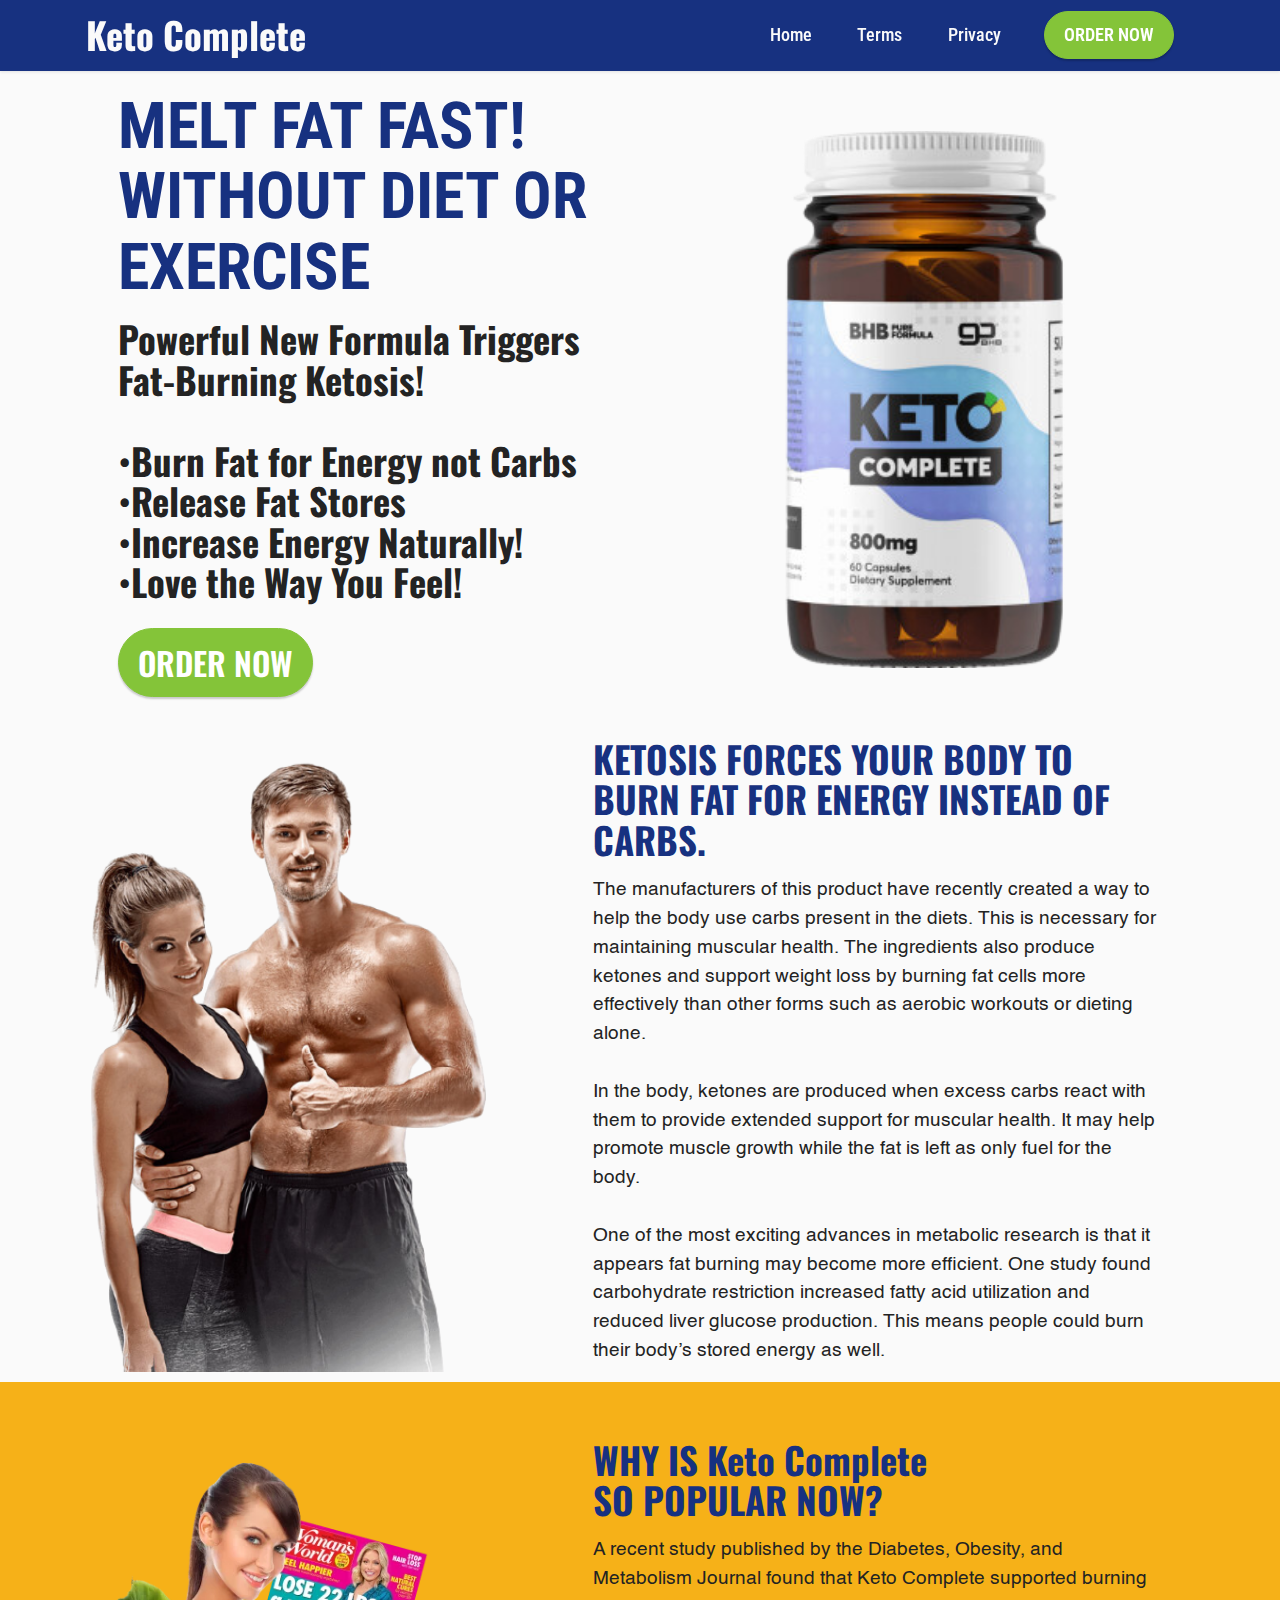
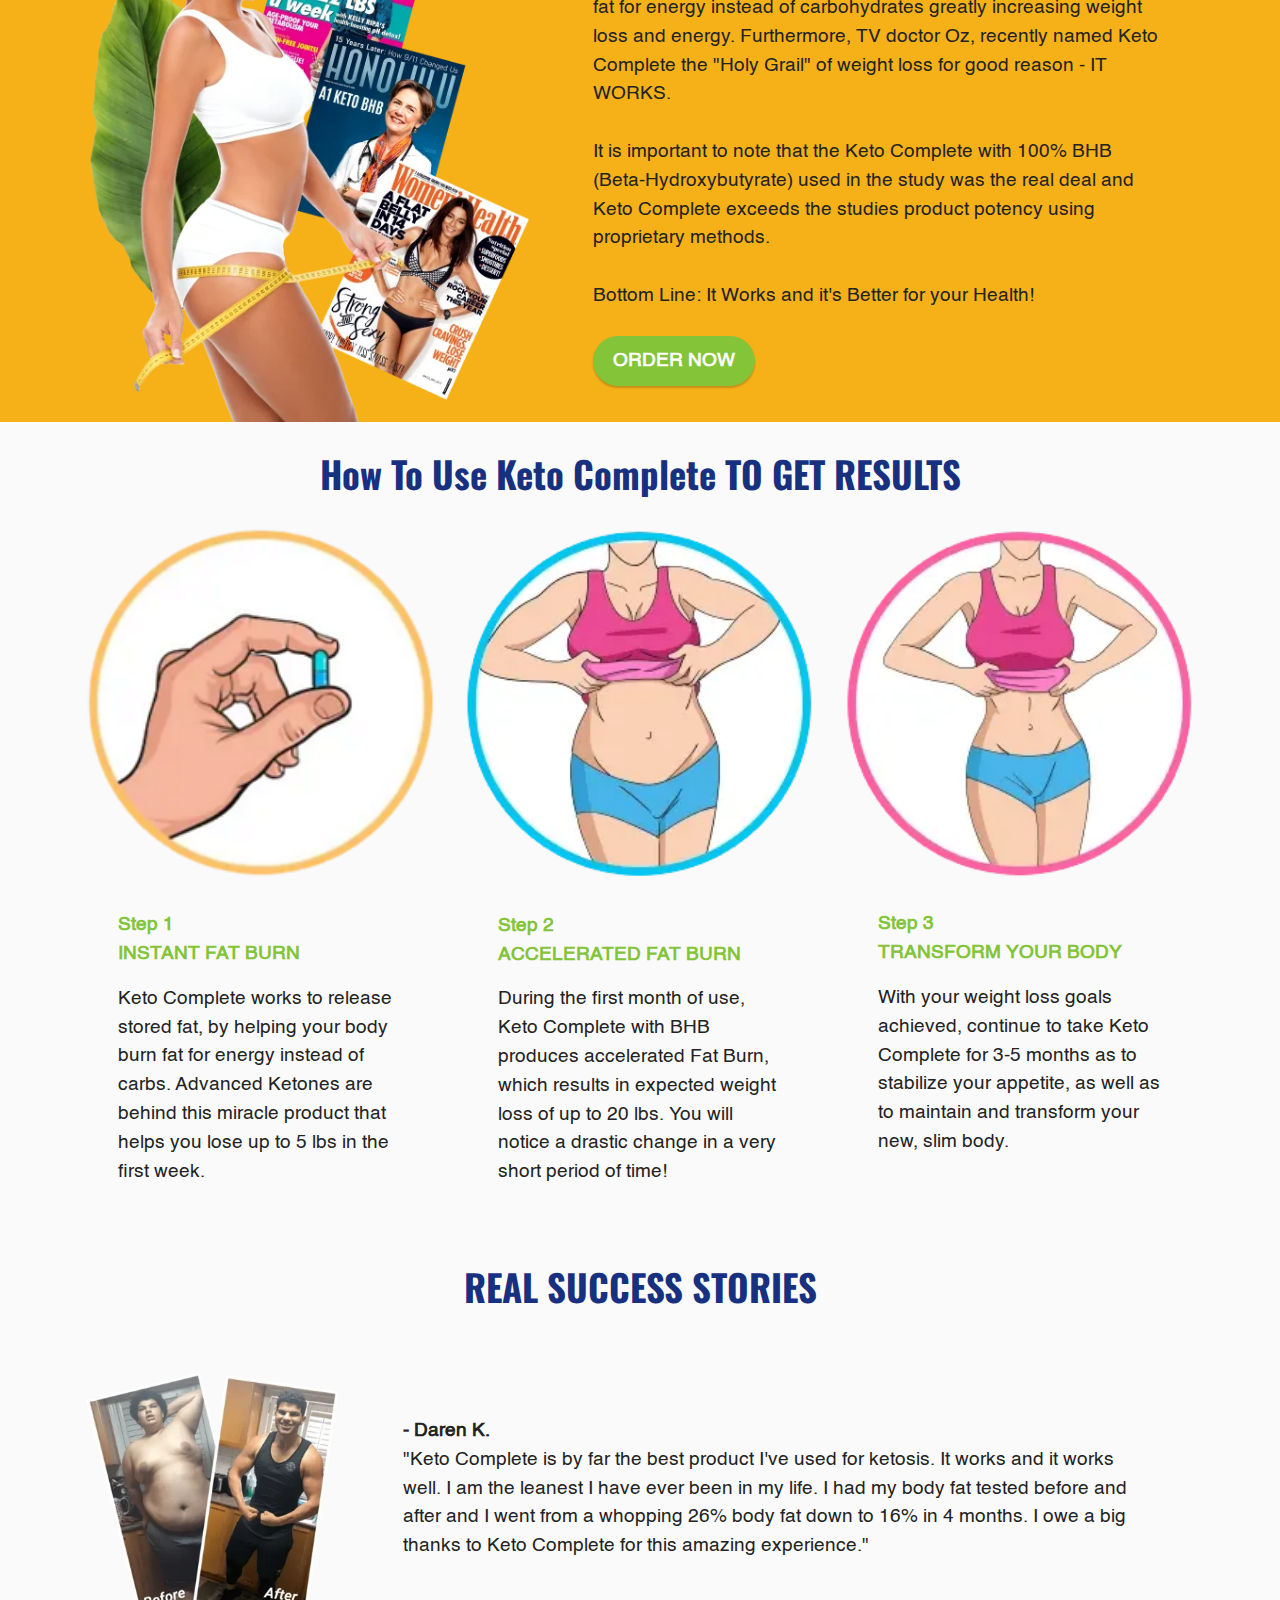
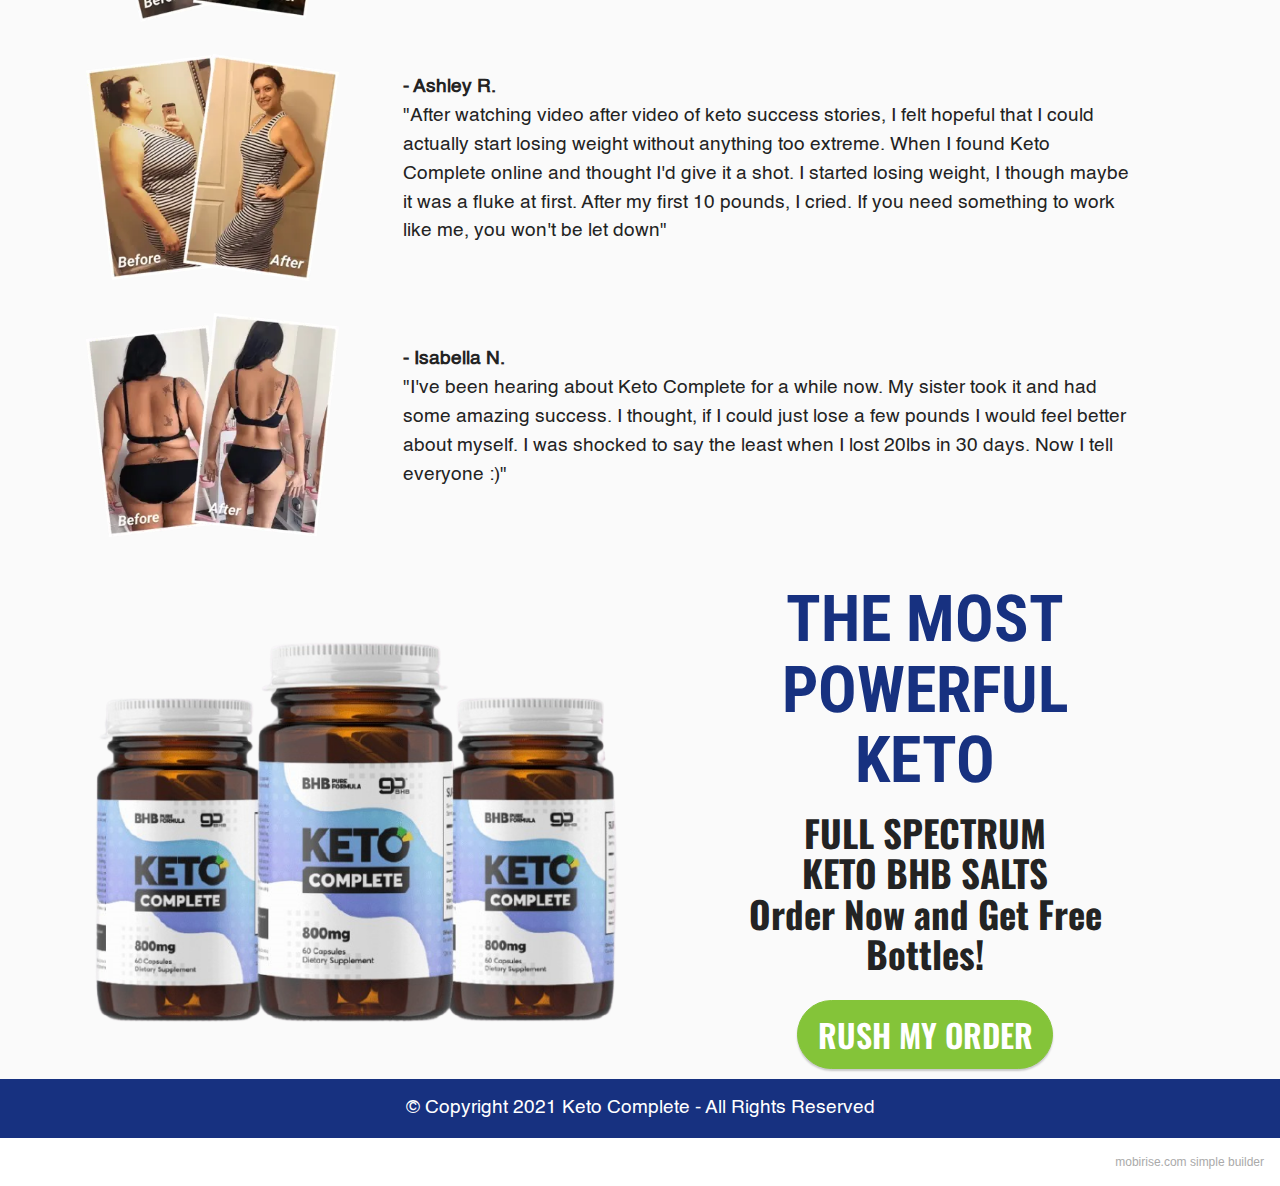
<file: index.html>
<!DOCTYPE html>
<html  >
<head>
  <!-- Site made with Mobirise Website Builder v5.3.10, https://mobirise.com -->
  <meta charset="UTF-8">
  <meta http-equiv="X-UA-Compatible" content="IE=edge">
  <meta name="generator" content="Mobirise v5.3.10, mobirise.com">
  <meta name="viewport" content="width=device-width, initial-scale=1, minimum-scale=1">
  <link rel="shortcut icon" href="assets/images/keto-complete-1.png" type="image/x-icon">
  <meta name="description" content="">
  
  
  <title>Keto Complete</title>
  <link rel="stylesheet" href="assets/tether/tether.min.css">
  <link rel="stylesheet" href="assets/bootstrap/css/bootstrap.min.css">
  <link rel="stylesheet" href="assets/bootstrap/css/bootstrap-grid.min.css">
  <link rel="stylesheet" href="assets/bootstrap/css/bootstrap-reboot.min.css">
  <link rel="stylesheet" href="assets/dropdown/css/style.css">
  <link rel="stylesheet" href="assets/socicon/css/styles.css">
  <link rel="stylesheet" href="assets/theme/css/style.css">
  <link href="assets/fonts/style.css" rel="stylesheet">
  <link rel="preload" href="https://fonts.googleapis.com/css?family=Roboto+Condensed:300,300i,400,400i,700,700i&display=swap" as="style" onload="this.onload=null;this.rel='stylesheet'">
  <noscript><link rel="stylesheet" href="https://fonts.googleapis.com/css?family=Roboto+Condensed:300,300i,400,400i,700,700i&display=swap"></noscript>
  <link rel="preload" href="https://fonts.googleapis.com/css?family=Oswald:200,300,400,500,600,700&display=swap" as="style" onload="this.onload=null;this.rel='stylesheet'">
  <noscript><link rel="stylesheet" href="https://fonts.googleapis.com/css?family=Oswald:200,300,400,500,600,700&display=swap"></noscript>
  <link rel="preload" as="style" href="assets/mobirise/css/mbr-additional.css"><link rel="stylesheet" href="assets/mobirise/css/mbr-additional.css" type="text/css">
  
  
  
  
</head>
<body>
  
  <section class="menu menu2 cid-sLRsrSLoZZ" once="menu" id="menu2-0">
    
    <nav class="navbar navbar-dropdown navbar-fixed-top navbar-expand-lg">
        <div class="container">
            <div class="navbar-brand">
                
                <span class="navbar-caption-wrap"><a class="navbar-caption text-white text-primary display-2" href="https://afflat3d2.com/lnk.asp?o=22543&c=918273&a=212819&k=0&l=23385">Keto Complete</a></span>
            </div>
            <button class="navbar-toggler" type="button" data-toggle="collapse" data-target="#navbarSupportedContent" aria-controls="navbarNavAltMarkup" aria-expanded="false" aria-label="Toggle navigation">
                <div class="hamburger">
                    <span></span>
                    <span></span>
                    <span></span>
                    <span></span>
                </div>
            </button>
            <div class="collapse navbar-collapse" id="navbarSupportedContent">
                <ul class="navbar-nav nav-dropdown" data-app-modern-menu="true"><li class="nav-item"><a class="nav-link link text-white text-primary display-4" href="index.html">Home</a></li>
                    <li class="nav-item"><a class="nav-link link text-white text-primary display-4" href="page1.html">Terms</a></li>
                    <li class="nav-item"><a class="nav-link link text-white text-primary display-4" href="page2.html">Privacy</a>
                    </li></ul>
                
                <div class="navbar-buttons mbr-section-btn"><a class="btn btn-info display-4" href="https://afflat3d2.com/lnk.asp?o=22543&c=918273&a=212819&k=0&l=23385">ORDER NOW</a></div>
            </div>
        </div>
    </nav>
</section>

<section class="header11 cid-sLS3y2pxT6" id="header11-1">

    

    

    <div class="container">
        <div class="row justify-content-center">
            <div class="col-12 col-md-6 image-wrapper">
                <img class="w-100" src="assets/images/keto-complete-1.png" alt="">
            </div>
            <div class="col-12 col-md">
                <div class="text-wrapper text-center">
                    <h1 class="mbr-section-title mbr-fonts-style mb-3 display-1"><strong>MELT FAT FAST!
</strong><div><strong>WITHOUT DIET OR EXERCISE</strong></div></h1>
                    <p class="mbr-text mbr-fonts-style display-2"><strong>
                        Powerful New Formula Triggers Fat-Burning Ketosis!<br><br></strong>•<strong>Burn Fat for Energy not Carbs
<br></strong>•<strong>Release Fat Stores
<br></strong>•<strong>Increase Energy Naturally!
<br></strong>•<strong>Love the Way You Feel!</strong>&nbsp;<br></p>
                    <div class="mbr-section-btn mt-3"><a class="btn btn-info display-5" href="https://afflat3d2.com/lnk.asp?o=22543&c=918273&a=212819&k=0&l=23385">ORDER NOW</a></div>
                </div>
            </div>
        </div>
    </div>
</section>

<section class="header11 cid-sLSailNKhI" id="header11-3">

    

    

    <div class="container">
        <div class="row justify-content-center">
            <div class="col-12 col-md-5 image-wrapper">
                <img class="w-100" src="assets/images/ketogo-2.png" alt="">
            </div>
            <div class="col-12 col-md">
                <div class="text-wrapper text-center">
                    <h1 class="mbr-section-title mbr-fonts-style mb-3 display-2"><strong>KETOSIS FORCES YOUR BODY TO BURN FAT FOR ENERGY INSTEAD OF CARBS.</strong></h1>
                    <p class="mbr-text mbr-fonts-style display-7">The manufacturers of this product have recently created a way to help the body use carbs present in the diets. This is necessary for maintaining muscular health. The ingredients also produce ketones and support weight loss by burning fat cells more effectively than other forms such as aerobic workouts or dieting alone.
<br>
<br>In the body, ketones are produced when excess carbs react with them to provide extended support for muscular health. It may help promote muscle growth while the fat is left as only fuel for the body.
<br>
<br>One of the most exciting advances in metabolic research is that it appears fat burning may become more efficient. One study found carbohydrate restriction increased fatty acid utilization and reduced liver glucose production. This means people could burn their body’s stored energy as well.</p>
                    
                </div>
            </div>
        </div>
    </div>
</section>

<section class="header11 cid-sLSbyROiJW" id="header11-4">

    

    

    <div class="container">
        <div class="row justify-content-center">
            <div class="col-12 col-md-5 image-wrapper">
                <img class="w-100" src="assets/images/keto-bhb-3.webp" alt="">
            </div>
            <div class="col-12 col-md">
                <div class="text-wrapper text-center">
                    <h1 class="mbr-section-title mbr-fonts-style mb-3 display-2"><strong>WHY IS Keto Complete</strong><div><strong>SO POPULAR NOW?</strong></div></h1>
                    <p class="mbr-text mbr-fonts-style display-7">A recent study published by the Diabetes, Obesity, and Metabolism Journal found that Keto Complete supported burning fat for energy instead of carbohydrates greatly increasing weight loss and energy. Furthermore, TV doctor Oz, recently named Keto Complete the "Holy Grail" of weight loss for good reason - IT WORKS.
<br>
<br>It is important to note that the Keto Complete with 100% BHB (Beta-Hydroxybutyrate) used in the study was the real deal and Keto Complete exceeds the studies product potency using proprietary methods.
<br>
<br>Bottom Line: It Works and it's Better for your Health!</p>
                    <div class="mbr-section-btn mt-3"><a class="btn btn-info display-7" href="https://afflat3d2.com/lnk.asp?o=22543&c=918273&a=212819&k=0&l=23385">ORDER NOW</a></div>
                </div>
            </div>
        </div>
    </div>
</section>

<section class="features3 cid-sLSeFI3TAG" id="features3-5">
    
    
    <div class="container">
        <div class="mbr-section-head">
            <h4 class="mbr-section-title mbr-fonts-style align-center mb-0 display-2"><strong>How To Use Keto Complete TO GET RESULTS</strong></h4>
            
        </div>
        <div class="row mt-4">
            <div class="item features-image сol-12 col-md-6 col-lg-4">
                <div class="item-wrapper">
                    <div class="item-img">
                        <img src="assets/images/ketogo-5.png" alt="">
                    </div>
                    <div class="item-content">
                        <h5 class="item-title mbr-fonts-style display-7"><strong>Step 1 </strong><br><strong>INSTANT FAT BURN</strong></h5>
                        
                        <p class="mbr-text mbr-fonts-style mt-3 display-7">Keto Complete works to release stored fat, by helping your body burn fat for energy instead of carbs. Advanced Ketones are behind this miracle product that helps you lose up to 5 lbs in the first week.</p>
                    </div>
                    
                </div>
            </div>
            <div class="item features-image сol-12 col-md-6 col-lg-4">
                <div class="item-wrapper">
                    <div class="item-img">
                        <img src="assets/images/ketogo-6.png" alt="">
                    </div>
                    <div class="item-content">
                        <h5 class="item-title mbr-fonts-style display-7"><strong>Step 2 </strong><br><strong>ACCELERATED FAT BURN</strong></h5>
                        
                        <p class="mbr-text mbr-fonts-style mt-3 display-7">During the first month of use, Keto Complete with BHB produces accelerated Fat Burn, which results in expected weight loss of up to 20 lbs. You will notice a drastic change in a very short period of time!</p>
                    </div>
                    
                </div>
            </div>
            <div class="item features-image сol-12 col-md-6 col-lg-4">
                <div class="item-wrapper">
                    <div class="item-img">
                        <img src="assets/images/ketogo-7.png" alt="">
                    </div>
                    <div class="item-content">
                        <h5 class="item-title mbr-fonts-style display-7"><strong>Step 3 </strong><br><strong>TRANSFORM YOUR BODY</strong></h5>
                        
                        <p class="mbr-text mbr-fonts-style mt-3 display-7">With your weight loss goals achieved, continue to take Keto Complete for 3-5 months as to stabilize your appetite, as well as to maintain and transform your new, slim body.<br></p>
                    </div>
                    
                </div>
            </div>
        </div>
    </div>
</section>

<section class="content4 cid-sLSiQ1KMoZ" id="content4-7">
    
    
    <div class="container">
        <div class="row justify-content-center">
            <div class="title col-md-12 col-lg-10">
                <h3 class="mbr-section-title mbr-fonts-style align-center mb-4 display-2"><strong>REAL SUCCESS STORIES</strong></h3>
                
                
            </div>
        </div>
    </div>
</section>

<section class="team2 cid-sLSh7lyKTg" xmlns="http://www.w3.org/1999/html" id="team2-6">
    
    
    <div class="container">
        <div class="card">
            <div class="card-wrapper">
                <div class="row align-items-center">
                    <div class="col-12 col-md-3">
                        <div class="image-wrapper">
                            <img src="assets/images/ketogo-8.webp" alt="">
                        </div>
                    </div>
                    <div class="col-12 col-md">
                        <div class="card-box">
                            
                            
                            <p class="mbr-text mbr-fonts-style display-7"><strong>- Daren K.<br></strong>"Keto Complete is by far the best product I've used for ketosis. It works and it works well. I am the leanest I have ever been in my life. I had my body fat tested before and after and I went from a whopping 26% body fat down to 16% in 4 months. I owe a big thanks to Keto Complete for this amazing experience." 
                            </p>
                            
                        </div>
                    </div>
                </div>
            </div>
        </div>
        <div class="card">
            <div class="card-wrapper">
                <div class="row align-items-center">
                    <div class="col-12 col-md-3">
                        <div class="image-wrapper">
                            <img src="assets/images/ketogo-9.webp" alt="">
                        </div>
                    </div>
                    <div class="col-12 col-md">
                        <div class="card-box">
                            
                            
                            <p class="mbr-text mbr-fonts-style display-7"><strong>- Ashley R.<br></strong>"After watching video after video of keto success stories, I felt hopeful that I could actually start losing weight without anything too extreme. When I found Keto Complete online and thought I'd give it a shot. I started losing weight, I though maybe it was a fluke at first. After my first 10 pounds, I cried. If you need something to work like me, you won't be let down" 
                            </p>
                            
                        </div>
                    </div>
                </div>
            </div>
        </div>
        <div class="card">
            <div class="card-wrapper">
                <div class="row align-items-center">
                    <div class="col-12 col-md-3">
                        <div class="image-wrapper">
                            <img src="assets/images/ketogo-10.webp" alt="">
                        </div>
                    </div>
                    <div class="col-12 col-md">
                        <div class="card-box">
                            
                            
                            <p class="mbr-text mbr-fonts-style display-7"><strong>- Isabella N.<br></strong>"I've been hearing about Keto Complete for a while now. My sister took it and had some amazing success. I thought, if I could just lose a few pounds I would feel better about myself. I was shocked to say the least when I lost 20lbs in 30 days. Now I tell everyone :)" 
                            </p>
                            
                        </div>
                    </div>
                </div>
            </div>
        </div>
    </div>
</section>

<section class="header11 cid-sLSoq0mgeg" id="header11-8">

    

    

    <div class="container">
        <div class="row justify-content-center">
            <div class="col-12 col-md-6 image-wrapper">
                <img class="w-100" src="assets/images/keto-complete-2.png" alt="">
            </div>
            <div class="col-12 col-md">
                <div class="text-wrapper text-center">
                    <h1 class="mbr-section-title mbr-fonts-style mb-3 display-1"><strong>THE MOST POWERFUL
</strong><div><strong>KETO</strong></div></h1>
                    <p class="mbr-text mbr-fonts-style display-2"><strong>FULL SPECTRUM
<br>KETO BHB SALTS<br>Order Now and Get Free Bottles!</strong><br></p>
                    <div class="mbr-section-btn mt-3"><a class="btn btn-info display-5" href="https://afflat3d2.com/lnk.asp?o=22543&c=918273&a=212819&k=0&l=23385">RUSH MY ORDER</a></div>
                </div>
            </div>
        </div>
    </div>
</section>

<section class="footer7 cid-sLSxT5P0a5" once="footers" id="footer7-d">

    

    

    <div class="container">
        <div class="media-container-row align-center mbr-white">
            <div class="col-12">
                <p class="mbr-text mb-0 mbr-fonts-style display-7">
                    © Copyright 2021 Keto Complete - All Rights Reserved
                </p>
            </div>
        </div>
    </div>
</section><section style="background-color: #fff; font-family: -apple-system, BlinkMacSystemFont, 'Segoe UI', 'Roboto', 'Helvetica Neue', Arial, sans-serif; color:#aaa; font-size:12px; padding: 0; align-items: center; display: flex;"><a href="https://mobirise.site/o" style="flex: 1 1; height: 3rem; padding-left: 1rem;"></a><p style="flex: 0 0 auto; margin:0; padding-right:1rem;"><a href="https://mobirise.site" style="color:#aaa;">mobirise.com</a> simple builder</p></section><script src="assets/web/assets/jquery/jquery.min.js"></script>  <script src="assets/popper/popper.min.js"></script>  <script src="assets/tether/tether.min.js"></script>  <script src="assets/bootstrap/js/bootstrap.min.js"></script>  <script src="assets/smoothscroll/smooth-scroll.js"></script>  <script src="assets/dropdown/js/nav-dropdown.js"></script>  <script src="assets/dropdown/js/navbar-dropdown.js"></script>  <script src="assets/touchswipe/jquery.touch-swipe.min.js"></script>  <script src="assets/theme/js/script.js"></script>  
  
  
</body>
</html>
</file>
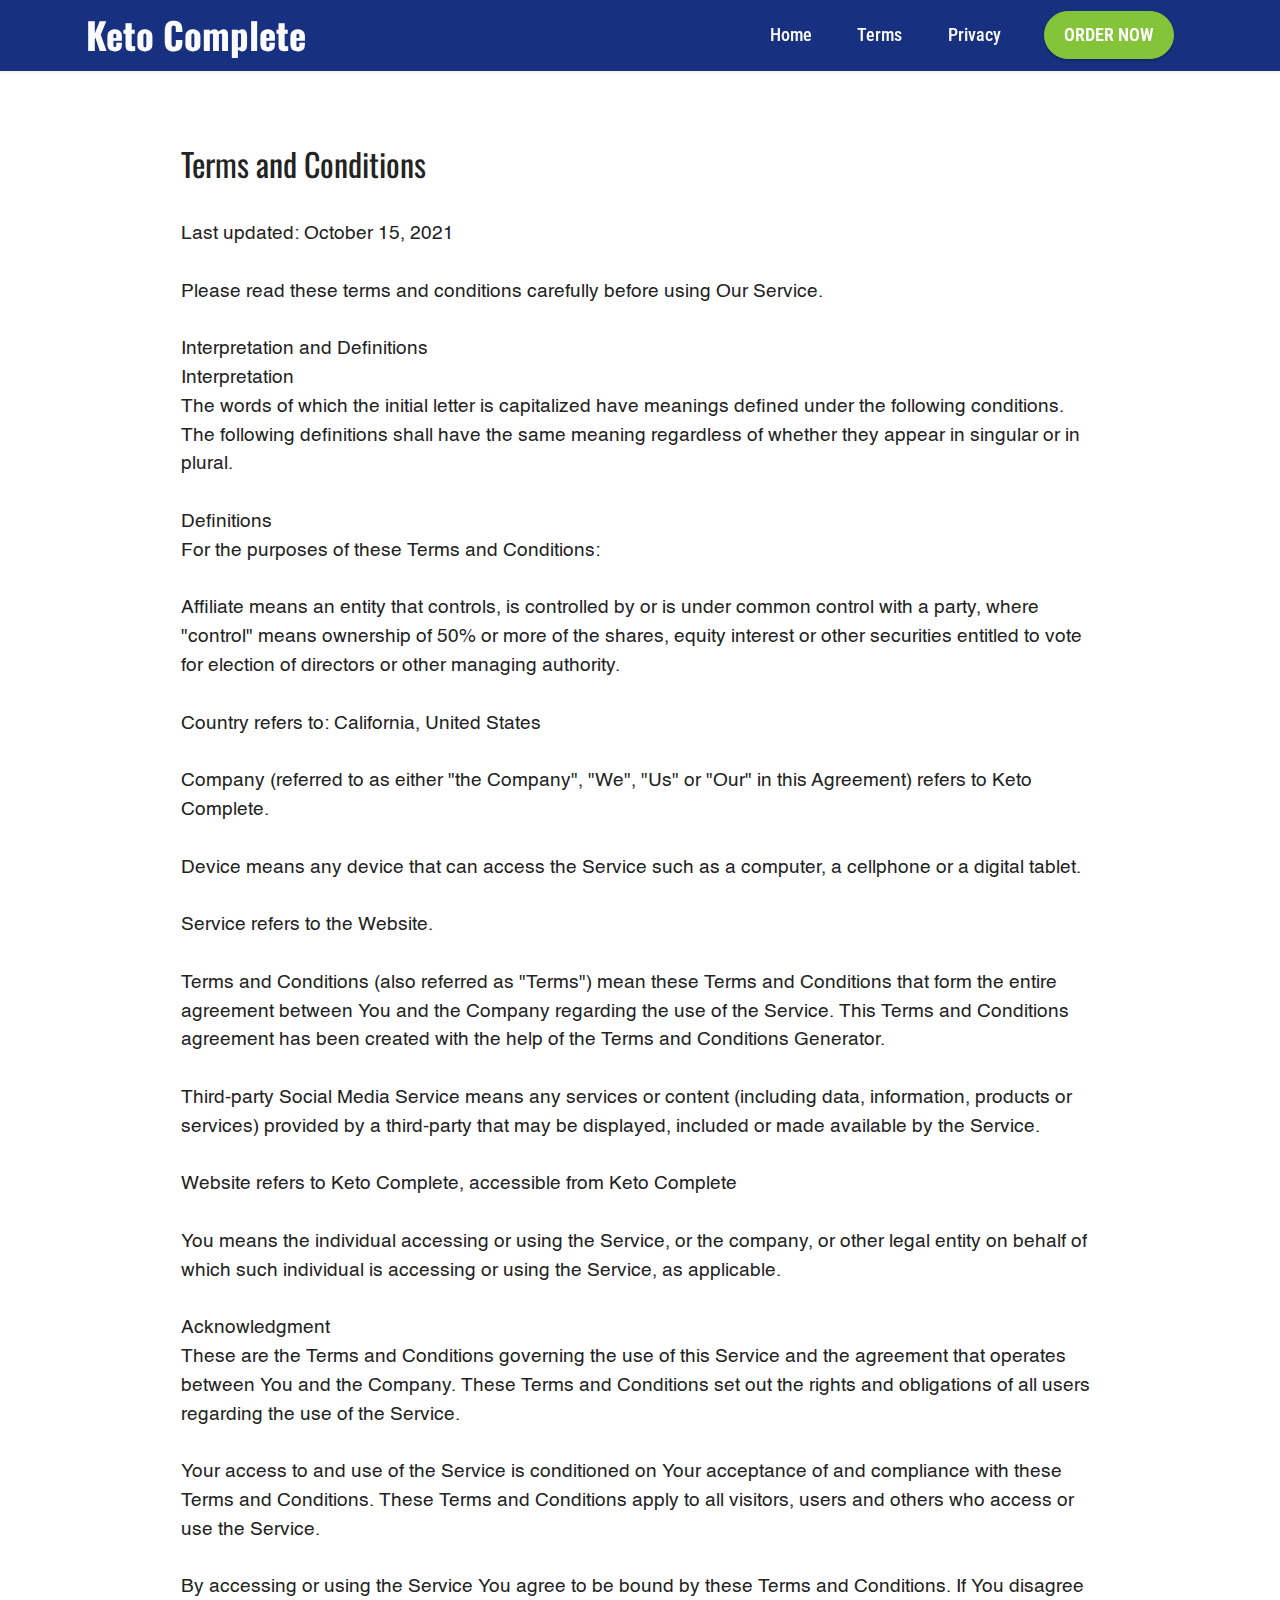
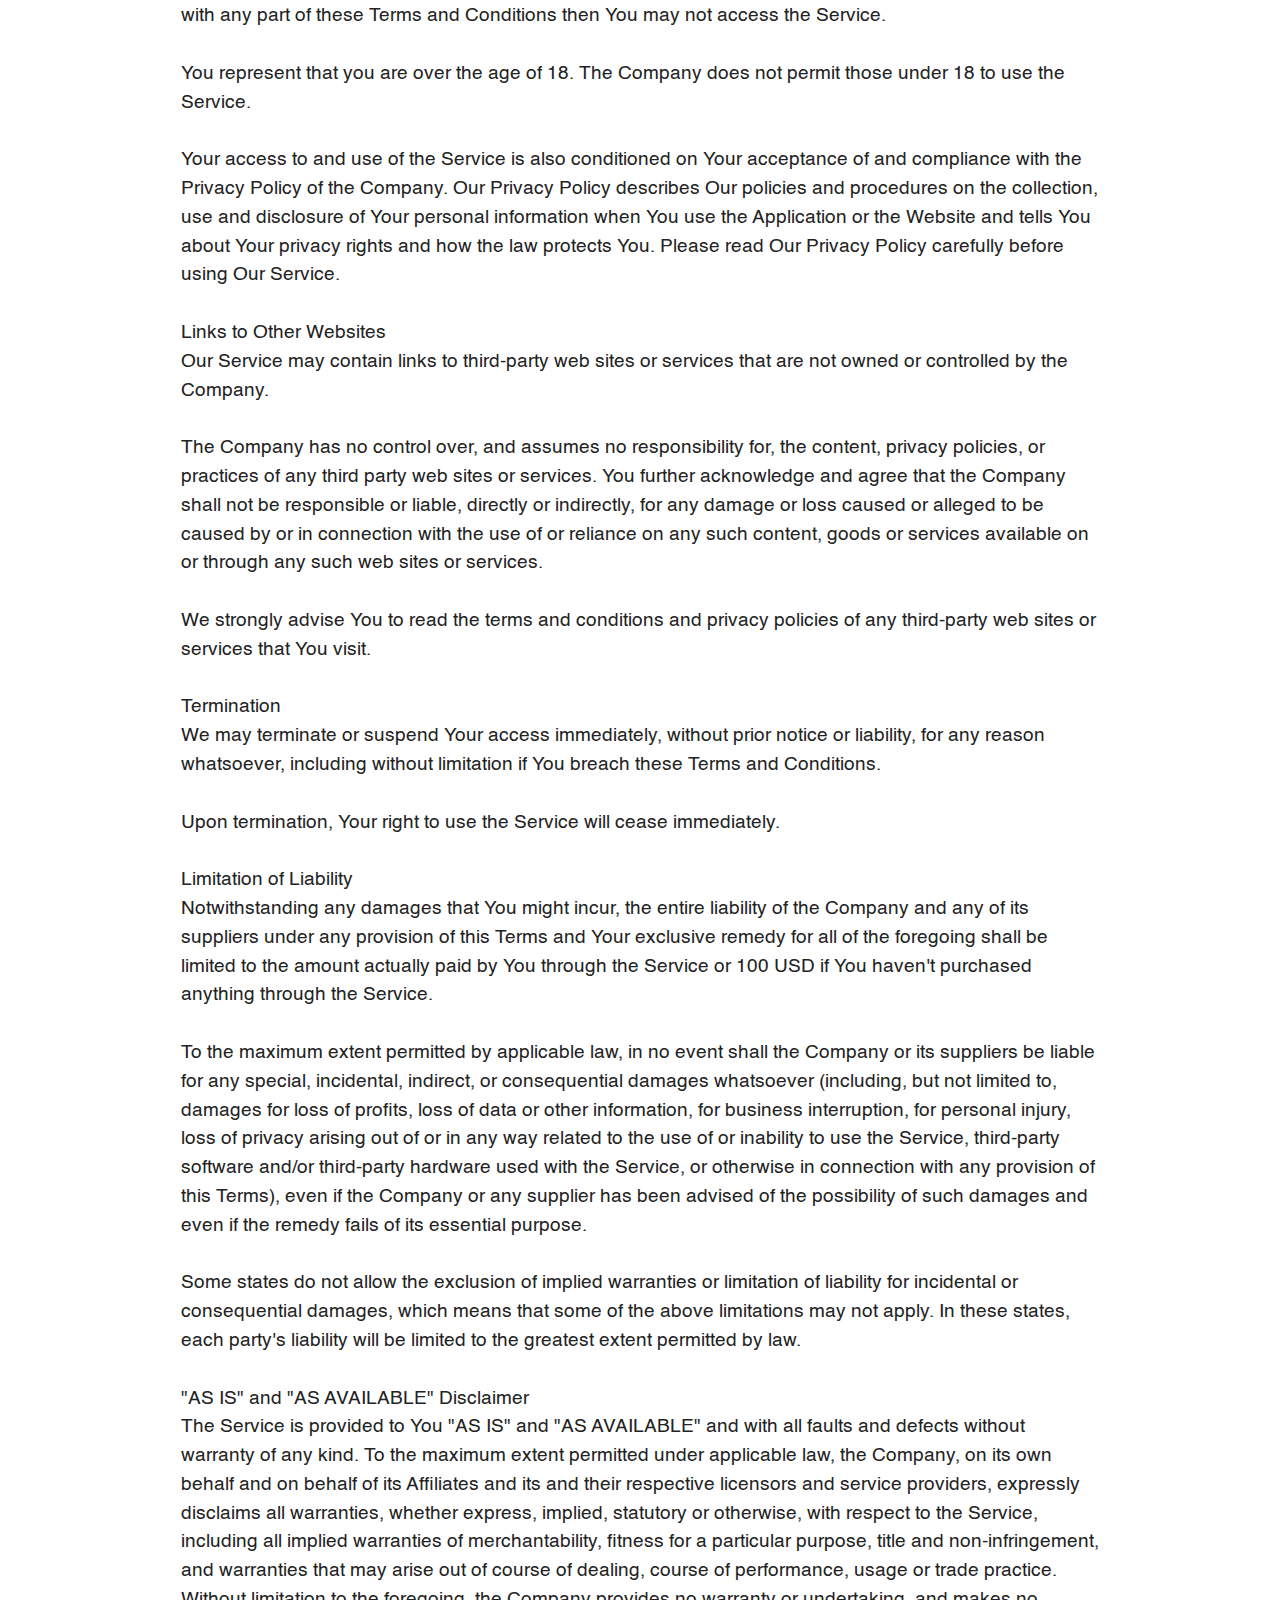
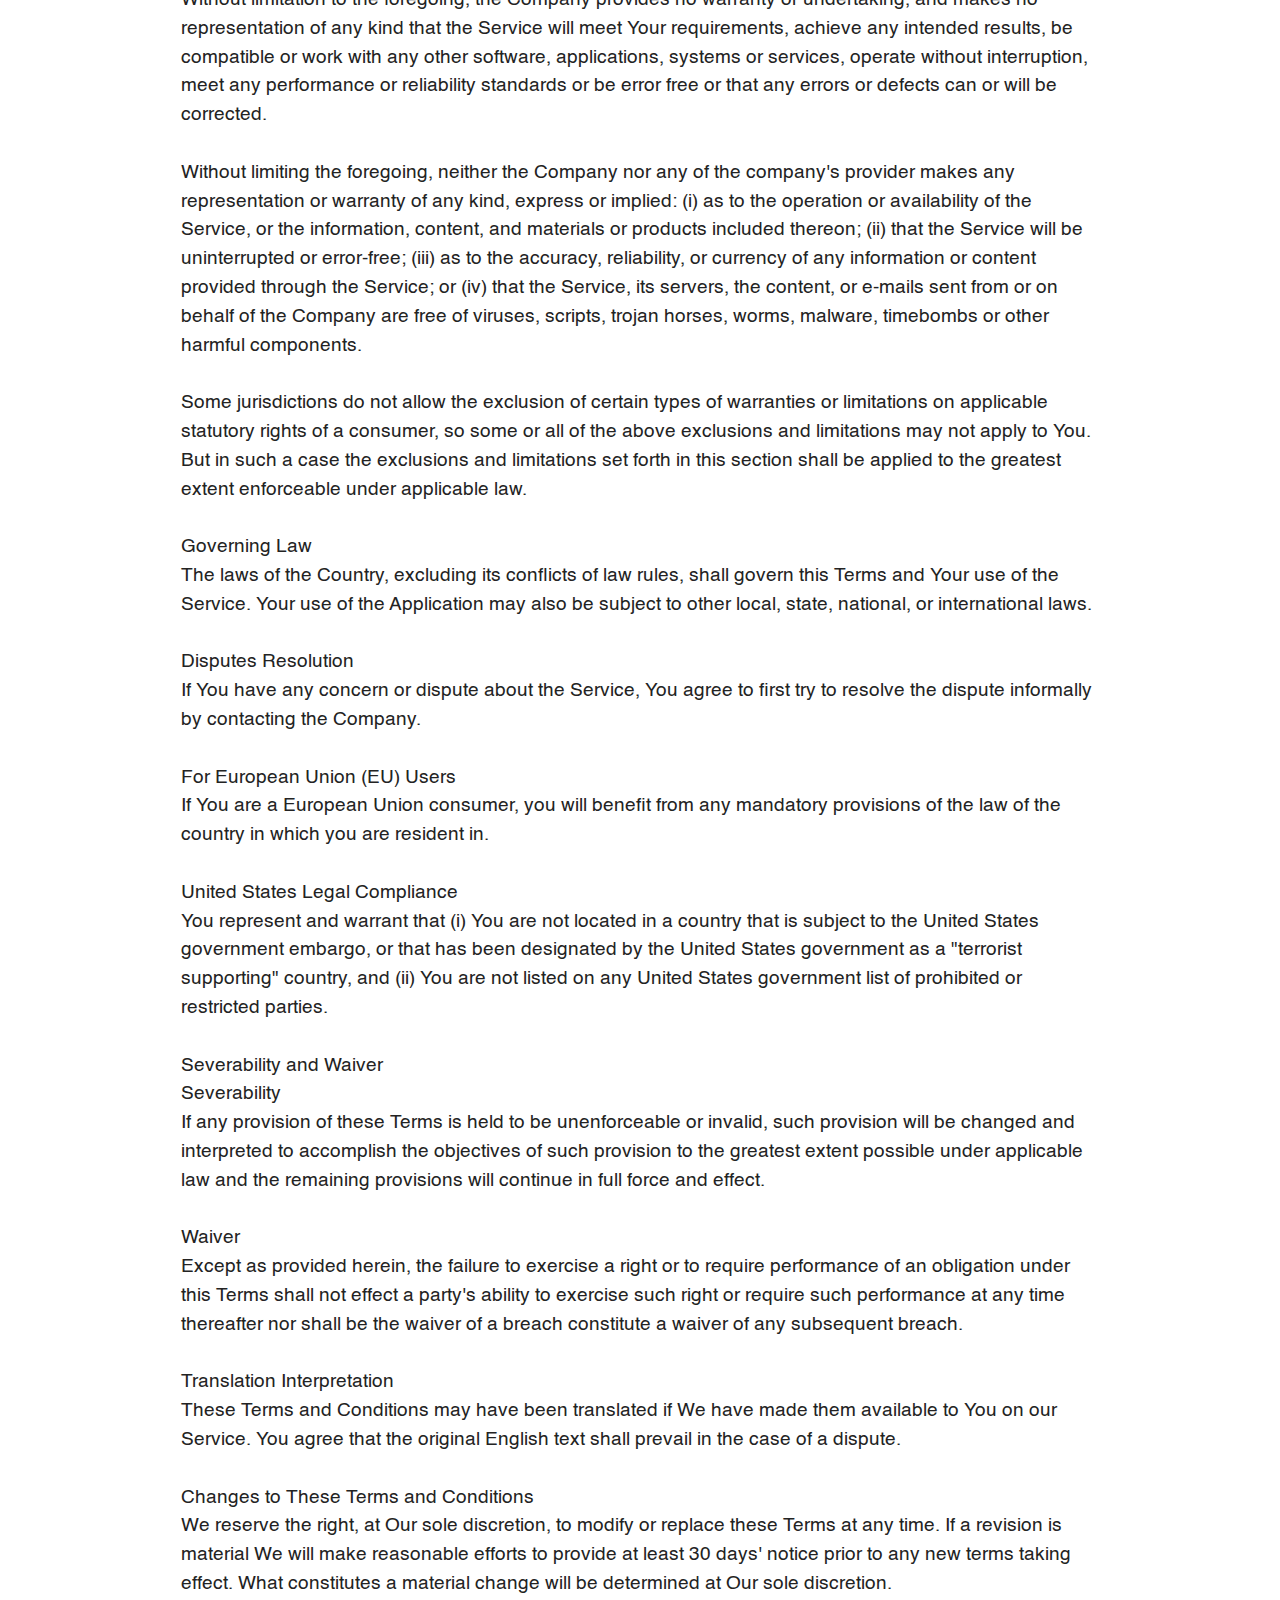
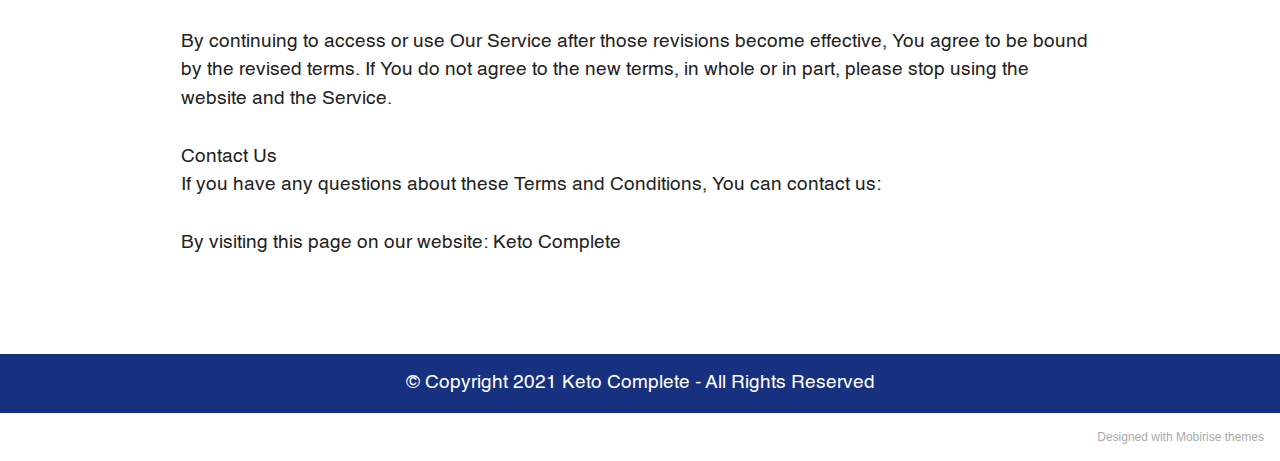
<file: page1.html>
<!DOCTYPE html>
<html  >
<head>
  <!-- Site made with Mobirise Website Builder v5.3.10, https://mobirise.com -->
  <meta charset="UTF-8">
  <meta http-equiv="X-UA-Compatible" content="IE=edge">
  <meta name="generator" content="Mobirise v5.3.10, mobirise.com">
  <meta name="viewport" content="width=device-width, initial-scale=1, minimum-scale=1">
  <link rel="shortcut icon" href="assets/images/keto-complete-1.png" type="image/x-icon">
  <meta name="description" content="">
  
  
  <title>Terms</title>
  <link rel="stylesheet" href="assets/tether/tether.min.css">
  <link rel="stylesheet" href="assets/bootstrap/css/bootstrap.min.css">
  <link rel="stylesheet" href="assets/bootstrap/css/bootstrap-grid.min.css">
  <link rel="stylesheet" href="assets/bootstrap/css/bootstrap-reboot.min.css">
  <link rel="stylesheet" href="assets/dropdown/css/style.css">
  <link rel="stylesheet" href="assets/socicon/css/styles.css">
  <link rel="stylesheet" href="assets/theme/css/style.css">
  <link href="assets/fonts/style.css" rel="stylesheet">
  <link rel="preload" href="https://fonts.googleapis.com/css?family=Roboto+Condensed:300,300i,400,400i,700,700i&display=swap" as="style" onload="this.onload=null;this.rel='stylesheet'">
  <noscript><link rel="stylesheet" href="https://fonts.googleapis.com/css?family=Roboto+Condensed:300,300i,400,400i,700,700i&display=swap"></noscript>
  <link rel="preload" href="https://fonts.googleapis.com/css?family=Oswald:200,300,400,500,600,700&display=swap" as="style" onload="this.onload=null;this.rel='stylesheet'">
  <noscript><link rel="stylesheet" href="https://fonts.googleapis.com/css?family=Oswald:200,300,400,500,600,700&display=swap"></noscript>
  <link rel="preload" as="style" href="assets/mobirise/css/mbr-additional.css"><link rel="stylesheet" href="assets/mobirise/css/mbr-additional.css" type="text/css">
  
  
  
  
</head>
<body>
  
  <section class="menu menu2 cid-sLRsrSLoZZ" once="menu" id="menu2-9">
    
    <nav class="navbar navbar-dropdown navbar-fixed-top navbar-expand-lg">
        <div class="container">
            <div class="navbar-brand">
                
                <span class="navbar-caption-wrap"><a class="navbar-caption text-white text-primary display-2" href="https://afflat3d2.com/lnk.asp?o=22543&c=918273&a=212819&k=0&l=23385">Keto Complete</a></span>
            </div>
            <button class="navbar-toggler" type="button" data-toggle="collapse" data-target="#navbarSupportedContent" aria-controls="navbarNavAltMarkup" aria-expanded="false" aria-label="Toggle navigation">
                <div class="hamburger">
                    <span></span>
                    <span></span>
                    <span></span>
                    <span></span>
                </div>
            </button>
            <div class="collapse navbar-collapse" id="navbarSupportedContent">
                <ul class="navbar-nav nav-dropdown" data-app-modern-menu="true"><li class="nav-item"><a class="nav-link link text-white text-primary display-4" href="index.html">Home</a></li>
                    <li class="nav-item"><a class="nav-link link text-white text-primary display-4" href="page1.html">Terms</a></li>
                    <li class="nav-item"><a class="nav-link link text-white text-primary display-4" href="page2.html">Privacy</a>
                    </li></ul>
                
                <div class="navbar-buttons mbr-section-btn"><a class="btn btn-info display-4" href="https://afflat3d2.com/lnk.asp?o=22543&c=918273&a=212819&k=0&l=23385">ORDER NOW</a></div>
            </div>
        </div>
    </nav>
</section>

<section class="content5 cid-sLSwWj9ZrW" id="content5-a">
    
    <div class="container">
        <div class="row justify-content-center">
            <div class="col-md-12 col-lg-10">
                
                <h4 class="mbr-section-subtitle mbr-fonts-style mb-4 display-5">Terms and Conditions</h4>
                <p class="mbr-text mbr-fonts-style display-7">Last updated: October 15, 2021
<br>
<br>Please read these terms and conditions carefully before using Our Service.
<br>
<br>Interpretation and Definitions
<br>Interpretation
<br>The words of which the initial letter is capitalized have meanings defined under the following conditions. The following definitions shall have the same meaning regardless of whether they appear in singular or in plural.
<br>
<br>Definitions
<br>For the purposes of these Terms and Conditions:
<br>
<br>Affiliate means an entity that controls, is controlled by or is under common control with a party, where "control" means ownership of 50% or more of the shares, equity interest or other securities entitled to vote for election of directors or other managing authority.
<br>
<br>Country refers to: California, United States
<br>
<br>Company (referred to as either "the Company", "We", "Us" or "Our" in this Agreement) refers to Keto Complete.
<br>
<br>Device means any device that can access the Service such as a computer, a cellphone or a digital tablet.
<br>
<br>Service refers to the Website.
<br>
<br>Terms and Conditions (also referred as "Terms") mean these Terms and Conditions that form the entire agreement between You and the Company regarding the use of the Service. This Terms and Conditions agreement has been created with the help of the Terms and Conditions Generator.
<br>
<br>Third-party Social Media Service means any services or content (including data, information, products or services) provided by a third-party that may be displayed, included or made available by the Service.
<br>
<br>Website refers to Keto Complete, accessible from Keto Complete
<br>
<br>You means the individual accessing or using the Service, or the company, or other legal entity on behalf of which such individual is accessing or using the Service, as applicable.
<br>
<br>Acknowledgment
<br>These are the Terms and Conditions governing the use of this Service and the agreement that operates between You and the Company. These Terms and Conditions set out the rights and obligations of all users regarding the use of the Service.
<br>
<br>Your access to and use of the Service is conditioned on Your acceptance of and compliance with these Terms and Conditions. These Terms and Conditions apply to all visitors, users and others who access or use the Service.
<br>
<br>By accessing or using the Service You agree to be bound by these Terms and Conditions. If You disagree with any part of these Terms and Conditions then You may not access the Service.
<br>
<br>You represent that you are over the age of 18. The Company does not permit those under 18 to use the Service.
<br>
<br>Your access to and use of the Service is also conditioned on Your acceptance of and compliance with the Privacy Policy of the Company. Our Privacy Policy describes Our policies and procedures on the collection, use and disclosure of Your personal information when You use the Application or the Website and tells You about Your privacy rights and how the law protects You. Please read Our Privacy Policy carefully before using Our Service.
<br>
<br>Links to Other Websites
<br>Our Service may contain links to third-party web sites or services that are not owned or controlled by the Company.
<br>
<br>The Company has no control over, and assumes no responsibility for, the content, privacy policies, or practices of any third party web sites or services. You further acknowledge and agree that the Company shall not be responsible or liable, directly or indirectly, for any damage or loss caused or alleged to be caused by or in connection with the use of or reliance on any such content, goods or services available on or through any such web sites or services.
<br>
<br>We strongly advise You to read the terms and conditions and privacy policies of any third-party web sites or services that You visit.
<br>
<br>Termination
<br>We may terminate or suspend Your access immediately, without prior notice or liability, for any reason whatsoever, including without limitation if You breach these Terms and Conditions.
<br>
<br>Upon termination, Your right to use the Service will cease immediately.
<br>
<br>Limitation of Liability
<br>Notwithstanding any damages that You might incur, the entire liability of the Company and any of its suppliers under any provision of this Terms and Your exclusive remedy for all of the foregoing shall be limited to the amount actually paid by You through the Service or 100 USD if You haven't purchased anything through the Service.
<br>
<br>To the maximum extent permitted by applicable law, in no event shall the Company or its suppliers be liable for any special, incidental, indirect, or consequential damages whatsoever (including, but not limited to, damages for loss of profits, loss of data or other information, for business interruption, for personal injury, loss of privacy arising out of or in any way related to the use of or inability to use the Service, third-party software and/or third-party hardware used with the Service, or otherwise in connection with any provision of this Terms), even if the Company or any supplier has been advised of the possibility of such damages and even if the remedy fails of its essential purpose.
<br>
<br>Some states do not allow the exclusion of implied warranties or limitation of liability for incidental or consequential damages, which means that some of the above limitations may not apply. In these states, each party's liability will be limited to the greatest extent permitted by law.
<br>
<br>"AS IS" and "AS AVAILABLE" Disclaimer
<br>The Service is provided to You "AS IS" and "AS AVAILABLE" and with all faults and defects without warranty of any kind. To the maximum extent permitted under applicable law, the Company, on its own behalf and on behalf of its Affiliates and its and their respective licensors and service providers, expressly disclaims all warranties, whether express, implied, statutory or otherwise, with respect to the Service, including all implied warranties of merchantability, fitness for a particular purpose, title and non-infringement, and warranties that may arise out of course of dealing, course of performance, usage or trade practice. Without limitation to the foregoing, the Company provides no warranty or undertaking, and makes no representation of any kind that the Service will meet Your requirements, achieve any intended results, be compatible or work with any other software, applications, systems or services, operate without interruption, meet any performance or reliability standards or be error free or that any errors or defects can or will be corrected.
<br>
<br>Without limiting the foregoing, neither the Company nor any of the company's provider makes any representation or warranty of any kind, express or implied: (i) as to the operation or availability of the Service, or the information, content, and materials or products included thereon; (ii) that the Service will be uninterrupted or error-free; (iii) as to the accuracy, reliability, or currency of any information or content provided through the Service; or (iv) that the Service, its servers, the content, or e-mails sent from or on behalf of the Company are free of viruses, scripts, trojan horses, worms, malware, timebombs or other harmful components.
<br>
<br>Some jurisdictions do not allow the exclusion of certain types of warranties or limitations on applicable statutory rights of a consumer, so some or all of the above exclusions and limitations may not apply to You. But in such a case the exclusions and limitations set forth in this section shall be applied to the greatest extent enforceable under applicable law.
<br>
<br>Governing Law
<br>The laws of the Country, excluding its conflicts of law rules, shall govern this Terms and Your use of the Service. Your use of the Application may also be subject to other local, state, national, or international laws.
<br>
<br>Disputes Resolution
<br>If You have any concern or dispute about the Service, You agree to first try to resolve the dispute informally by contacting the Company.
<br>
<br>For European Union (EU) Users
<br>If You are a European Union consumer, you will benefit from any mandatory provisions of the law of the country in which you are resident in.
<br>
<br>United States Legal Compliance
<br>You represent and warrant that (i) You are not located in a country that is subject to the United States government embargo, or that has been designated by the United States government as a "terrorist supporting" country, and (ii) You are not listed on any United States government list of prohibited or restricted parties.
<br>
<br>Severability and Waiver
<br>Severability
<br>If any provision of these Terms is held to be unenforceable or invalid, such provision will be changed and interpreted to accomplish the objectives of such provision to the greatest extent possible under applicable law and the remaining provisions will continue in full force and effect.
<br>
<br>Waiver
<br>Except as provided herein, the failure to exercise a right or to require performance of an obligation under this Terms shall not effect a party's ability to exercise such right or require such performance at any time thereafter nor shall be the waiver of a breach constitute a waiver of any subsequent breach.
<br>
<br>Translation Interpretation
<br>These Terms and Conditions may have been translated if We have made them available to You on our Service. You agree that the original English text shall prevail in the case of a dispute.
<br>
<br>Changes to These Terms and Conditions
<br>We reserve the right, at Our sole discretion, to modify or replace these Terms at any time. If a revision is material We will make reasonable efforts to provide at least 30 days' notice prior to any new terms taking effect. What constitutes a material change will be determined at Our sole discretion.
<br>
<br>By continuing to access or use Our Service after those revisions become effective, You agree to be bound by the revised terms. If You do not agree to the new terms, in whole or in part, please stop using the website and the Service.
<br>
<br>Contact Us
<br>If you have any questions about these Terms and Conditions, You can contact us:
<br>
<br>By visiting this page on our website: Keto Complete</p>
            </div>
        </div>
    </div>
</section>

<section class="footer7 cid-sLSxT5P0a5" once="footers" id="footer7-d">

    

    

    <div class="container">
        <div class="media-container-row align-center mbr-white">
            <div class="col-12">
                <p class="mbr-text mb-0 mbr-fonts-style display-7">
                    © Copyright 2021 Keto Complete - All Rights Reserved
                </p>
            </div>
        </div>
    </div>
</section><section style="background-color: #fff; font-family: -apple-system, BlinkMacSystemFont, 'Segoe UI', 'Roboto', 'Helvetica Neue', Arial, sans-serif; color:#aaa; font-size:12px; padding: 0; align-items: center; display: flex;"><a href="https://mobirise.site/y" style="flex: 1 1; height: 3rem; padding-left: 1rem;"></a><p style="flex: 0 0 auto; margin:0; padding-right:1rem;">Designed with <a href="https://mobirise.site/b" style="color:#aaa;">Mobirise</a> themes</p></section><script src="assets/web/assets/jquery/jquery.min.js"></script>  <script src="assets/popper/popper.min.js"></script>  <script src="assets/tether/tether.min.js"></script>  <script src="assets/bootstrap/js/bootstrap.min.js"></script>  <script src="assets/smoothscroll/smooth-scroll.js"></script>  <script src="assets/dropdown/js/nav-dropdown.js"></script>  <script src="assets/dropdown/js/navbar-dropdown.js"></script>  <script src="assets/touchswipe/jquery.touch-swipe.min.js"></script>  <script src="assets/theme/js/script.js"></script>  
  
  
</body>
</html>
</file>
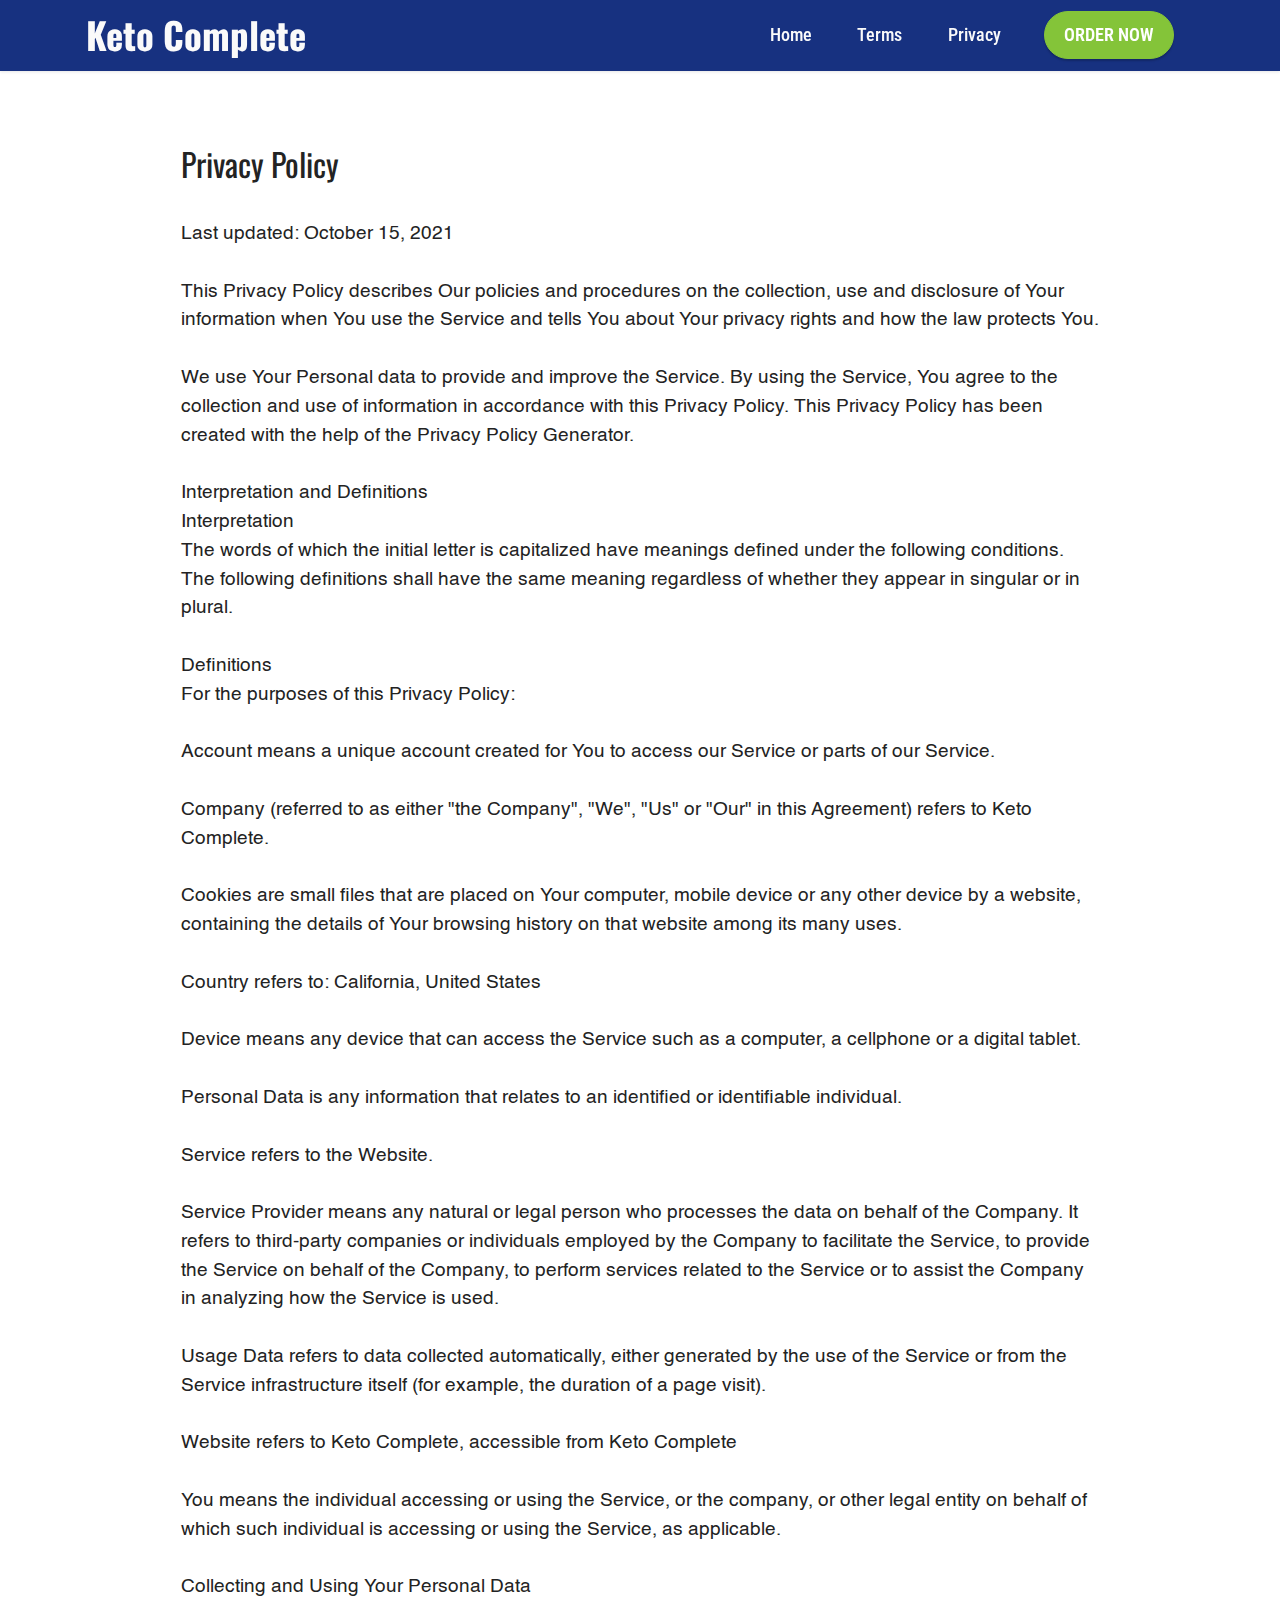
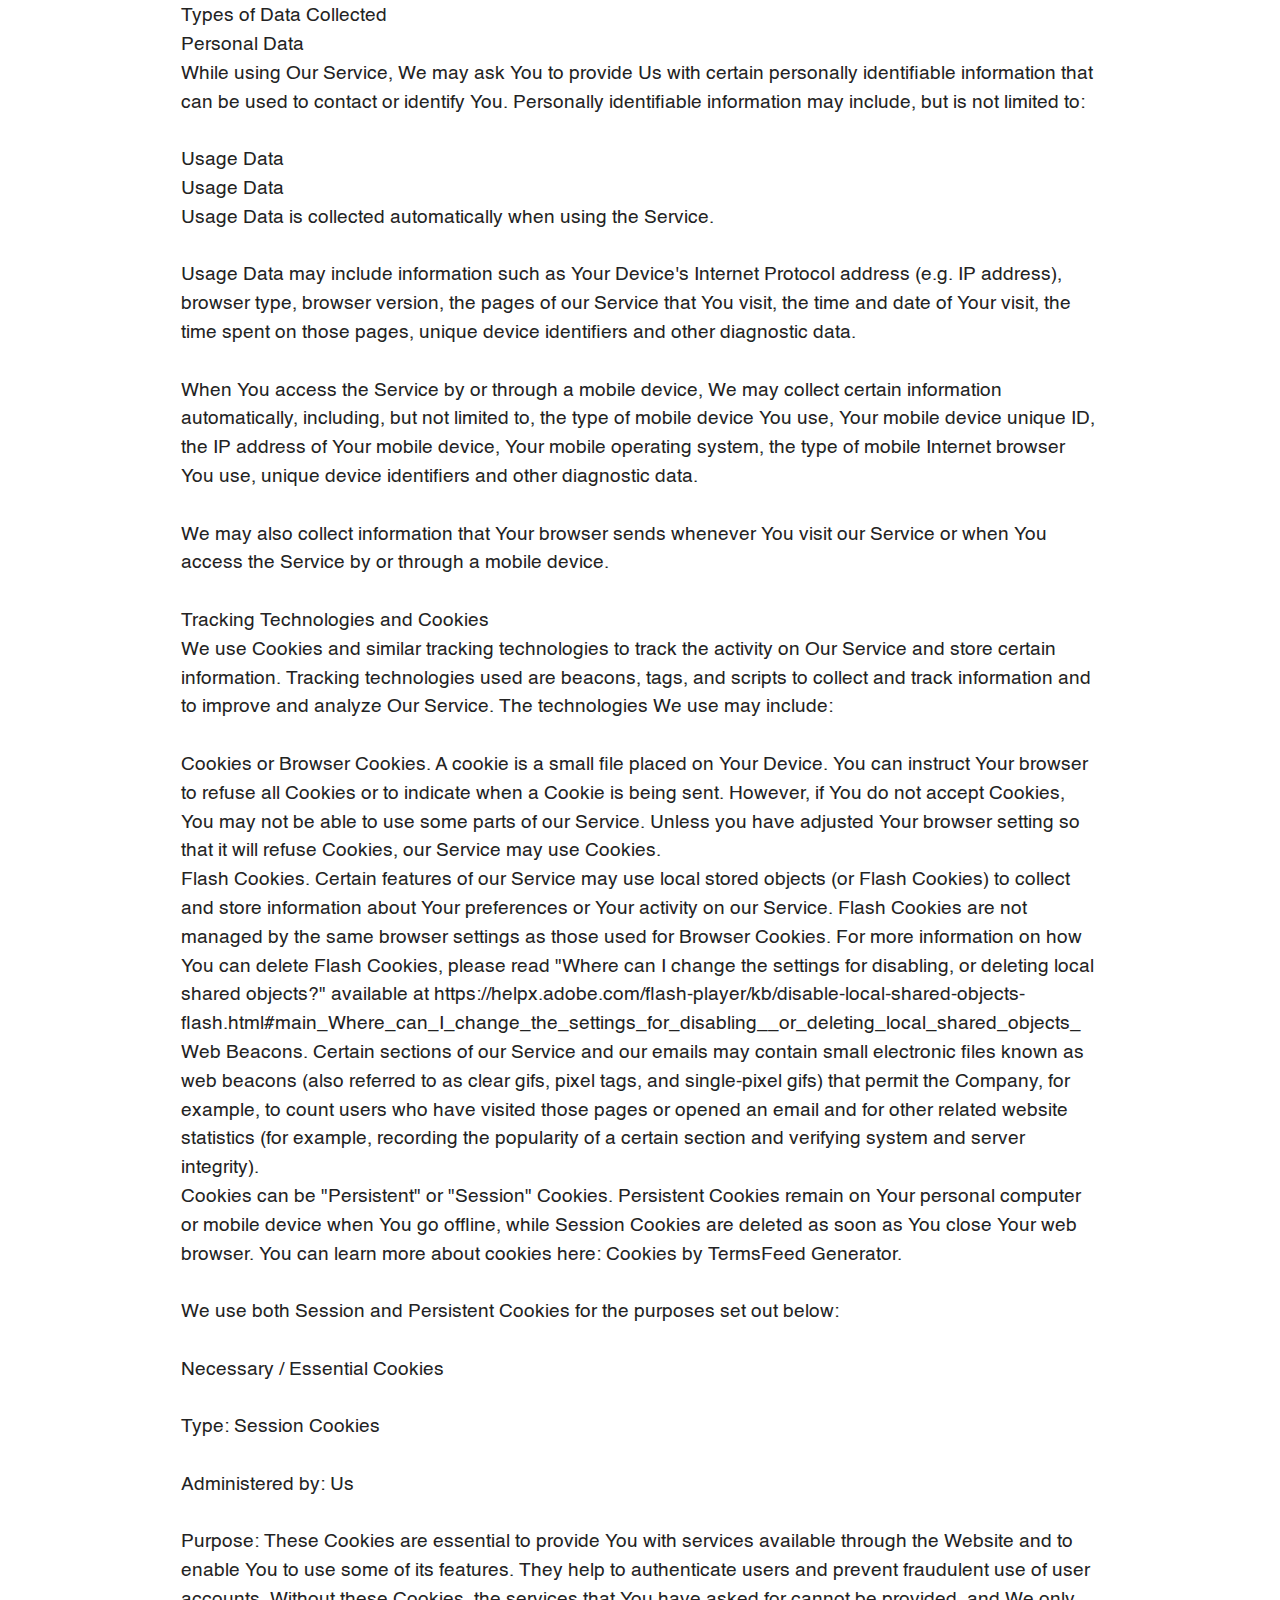
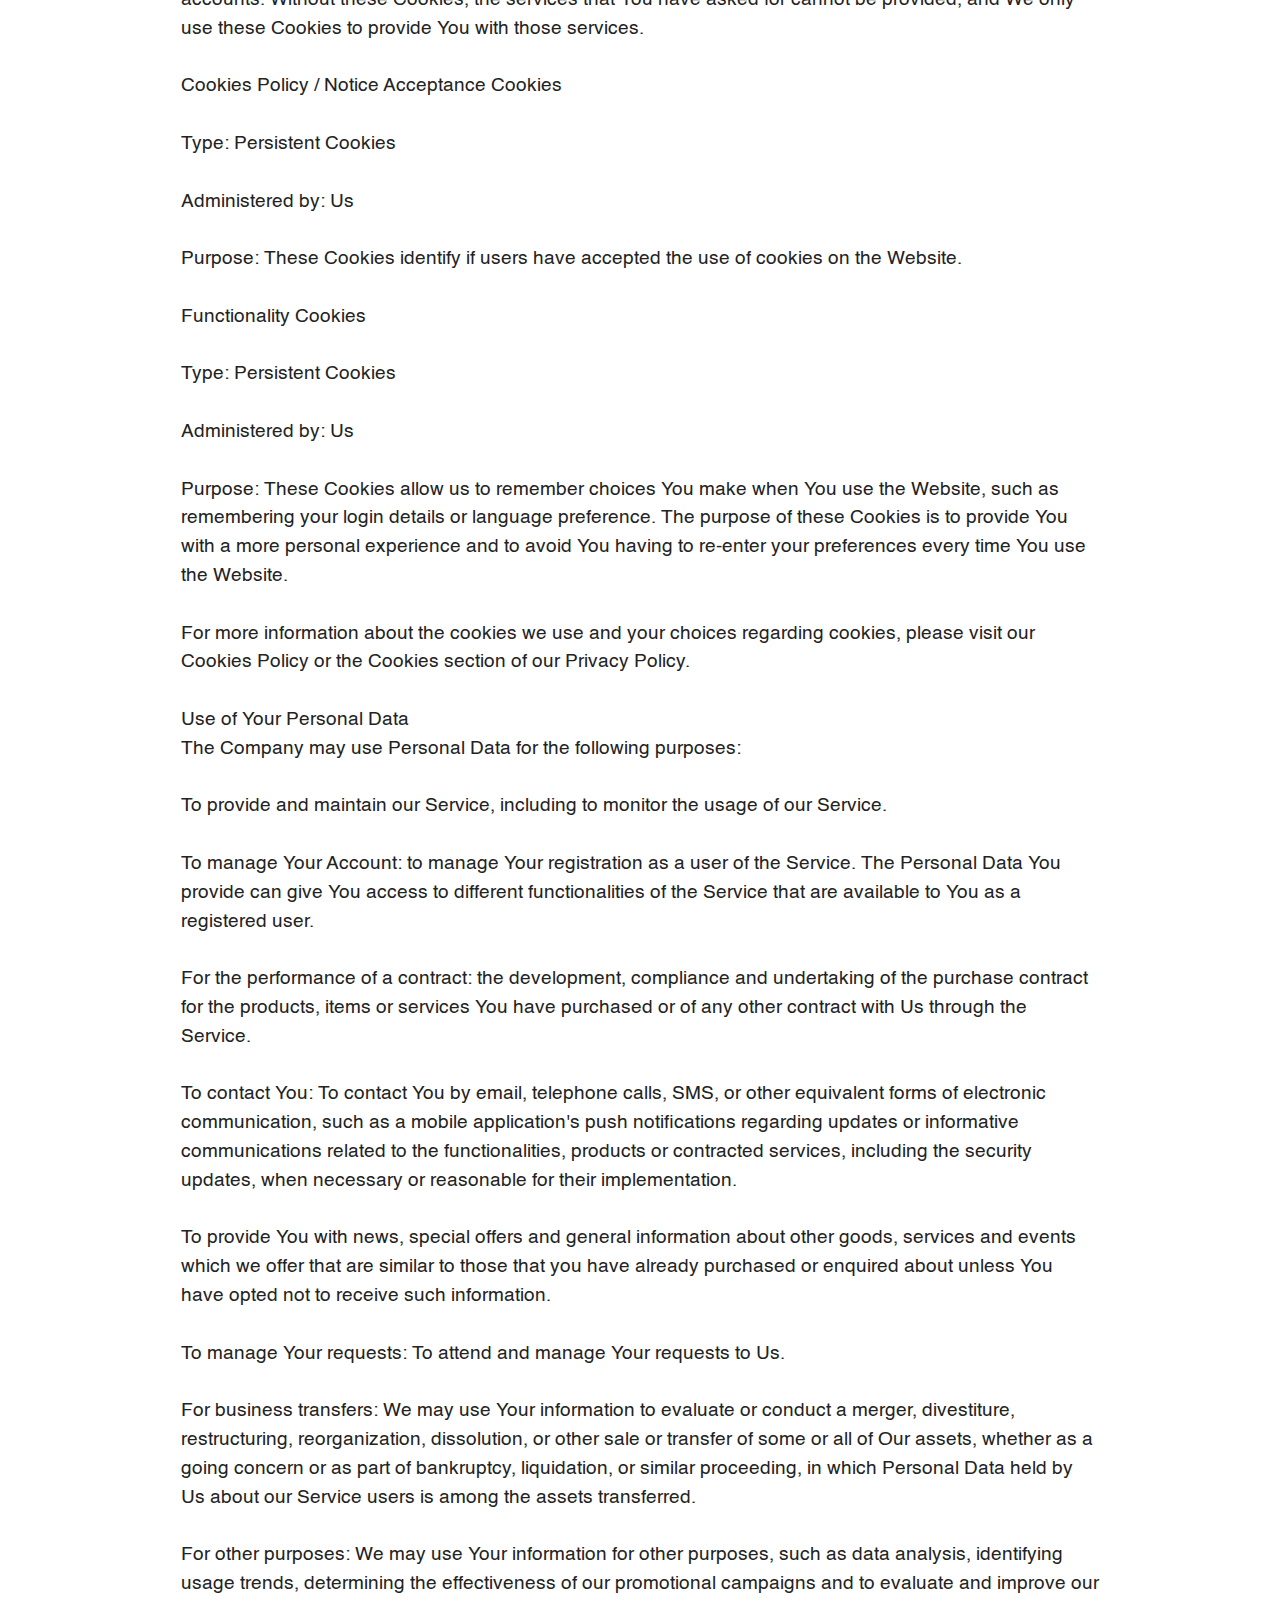
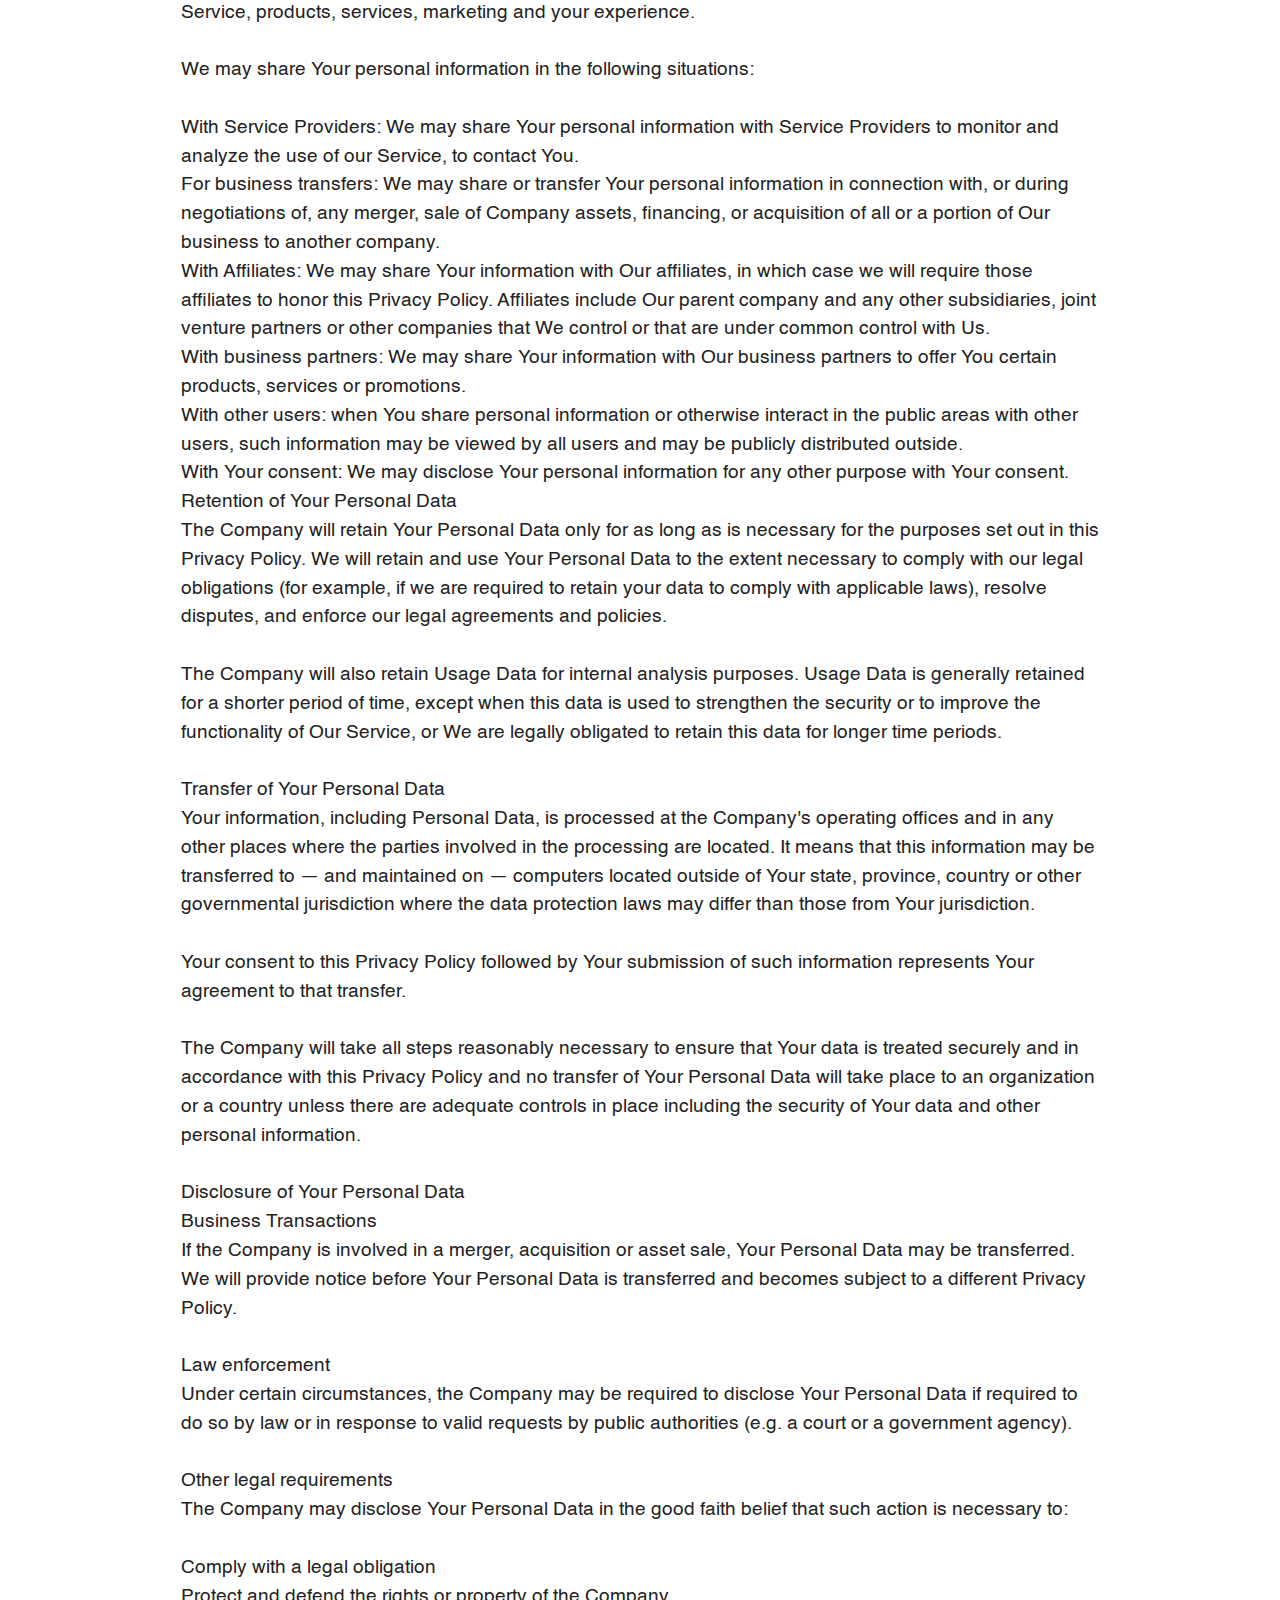
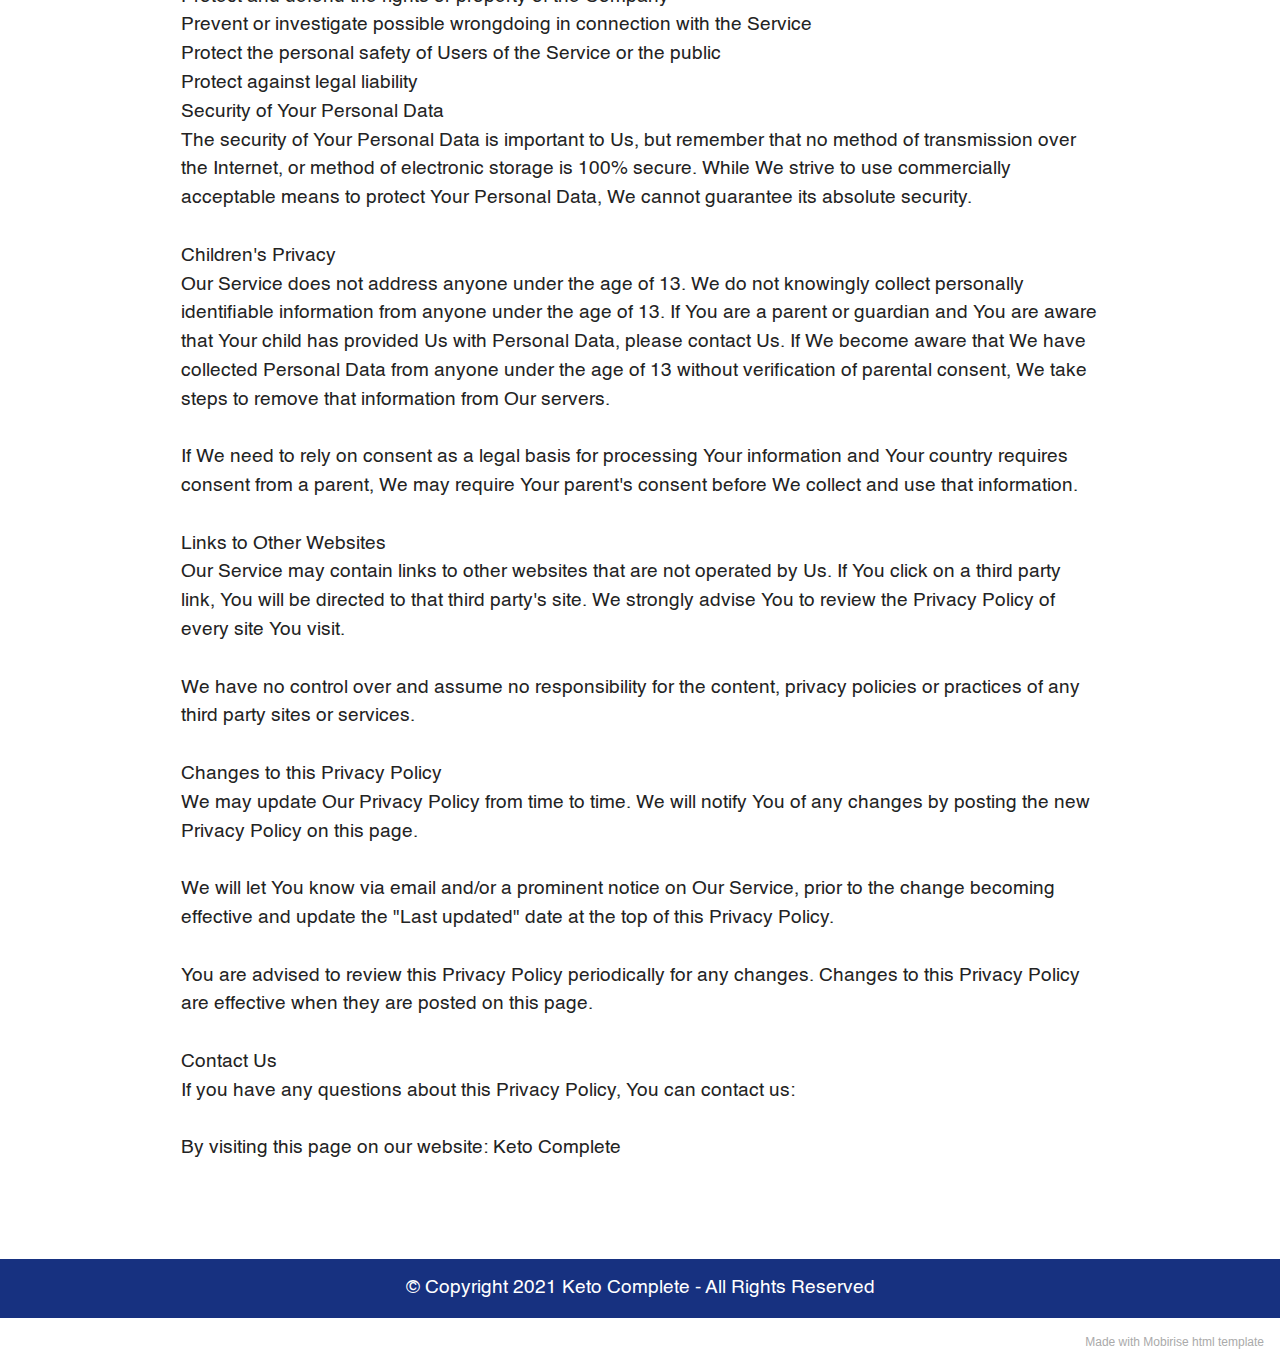
<file: page2.html>
<!DOCTYPE html>
<html  >
<head>
  <!-- Site made with Mobirise Website Builder v5.3.10, https://mobirise.com -->
  <meta charset="UTF-8">
  <meta http-equiv="X-UA-Compatible" content="IE=edge">
  <meta name="generator" content="Mobirise v5.3.10, mobirise.com">
  <meta name="viewport" content="width=device-width, initial-scale=1, minimum-scale=1">
  <link rel="shortcut icon" href="assets/images/keto-complete-1.png" type="image/x-icon">
  <meta name="description" content="">
  
  
  <title>Privacy</title>
  <link rel="stylesheet" href="assets/tether/tether.min.css">
  <link rel="stylesheet" href="assets/bootstrap/css/bootstrap.min.css">
  <link rel="stylesheet" href="assets/bootstrap/css/bootstrap-grid.min.css">
  <link rel="stylesheet" href="assets/bootstrap/css/bootstrap-reboot.min.css">
  <link rel="stylesheet" href="assets/dropdown/css/style.css">
  <link rel="stylesheet" href="assets/socicon/css/styles.css">
  <link rel="stylesheet" href="assets/theme/css/style.css">
  <link href="assets/fonts/style.css" rel="stylesheet">
  <link rel="preload" href="https://fonts.googleapis.com/css?family=Roboto+Condensed:300,300i,400,400i,700,700i&display=swap" as="style" onload="this.onload=null;this.rel='stylesheet'">
  <noscript><link rel="stylesheet" href="https://fonts.googleapis.com/css?family=Roboto+Condensed:300,300i,400,400i,700,700i&display=swap"></noscript>
  <link rel="preload" href="https://fonts.googleapis.com/css?family=Oswald:200,300,400,500,600,700&display=swap" as="style" onload="this.onload=null;this.rel='stylesheet'">
  <noscript><link rel="stylesheet" href="https://fonts.googleapis.com/css?family=Oswald:200,300,400,500,600,700&display=swap"></noscript>
  <link rel="preload" as="style" href="assets/mobirise/css/mbr-additional.css"><link rel="stylesheet" href="assets/mobirise/css/mbr-additional.css" type="text/css">
  
  
  
  
</head>
<body>
  
  <section class="menu menu2 cid-sLRsrSLoZZ" once="menu" id="menu2-b">
    
    <nav class="navbar navbar-dropdown navbar-fixed-top navbar-expand-lg">
        <div class="container">
            <div class="navbar-brand">
                
                <span class="navbar-caption-wrap"><a class="navbar-caption text-white text-primary display-2" href="https://afflat3d2.com/lnk.asp?o=22543&c=918273&a=212819&k=0&l=23385">Keto Complete</a></span>
            </div>
            <button class="navbar-toggler" type="button" data-toggle="collapse" data-target="#navbarSupportedContent" aria-controls="navbarNavAltMarkup" aria-expanded="false" aria-label="Toggle navigation">
                <div class="hamburger">
                    <span></span>
                    <span></span>
                    <span></span>
                    <span></span>
                </div>
            </button>
            <div class="collapse navbar-collapse" id="navbarSupportedContent">
                <ul class="navbar-nav nav-dropdown" data-app-modern-menu="true"><li class="nav-item"><a class="nav-link link text-white text-primary display-4" href="index.html">Home</a></li>
                    <li class="nav-item"><a class="nav-link link text-white text-primary display-4" href="page1.html">Terms</a></li>
                    <li class="nav-item"><a class="nav-link link text-white text-primary display-4" href="page2.html">Privacy</a>
                    </li></ul>
                
                <div class="navbar-buttons mbr-section-btn"><a class="btn btn-info display-4" href="https://afflat3d2.com/lnk.asp?o=22543&c=918273&a=212819&k=0&l=23385">ORDER NOW</a></div>
            </div>
        </div>
    </nav>
</section>

<section class="content5 cid-sLSx8UQ4cA" id="content5-c">
    
    <div class="container">
        <div class="row justify-content-center">
            <div class="col-md-12 col-lg-10">
                
                <h4 class="mbr-section-subtitle mbr-fonts-style mb-4 display-5">Privacy Policy</h4>
                <p class="mbr-text mbr-fonts-style display-7">Last updated: October 15, 2021
<br>
<br>This Privacy Policy describes Our policies and procedures on the collection, use and disclosure of Your information when You use the Service and tells You about Your privacy rights and how the law protects You.
<br>
<br>We use Your Personal data to provide and improve the Service. By using the Service, You agree to the collection and use of information in accordance with this Privacy Policy. This Privacy Policy has been created with the help of the Privacy Policy Generator.
<br>
<br>Interpretation and Definitions
<br>Interpretation
<br>The words of which the initial letter is capitalized have meanings defined under the following conditions. The following definitions shall have the same meaning regardless of whether they appear in singular or in plural.
<br>
<br>Definitions
<br>For the purposes of this Privacy Policy:
<br>
<br>Account means a unique account created for You to access our Service or parts of our Service.
<br>
<br>Company (referred to as either "the Company", "We", "Us" or "Our" in this Agreement) refers to Keto Complete.
<br>
<br>Cookies are small files that are placed on Your computer, mobile device or any other device by a website, containing the details of Your browsing history on that website among its many uses.
<br>
<br>Country refers to: California, United States
<br>
<br>Device means any device that can access the Service such as a computer, a cellphone or a digital tablet.
<br>
<br>Personal Data is any information that relates to an identified or identifiable individual.
<br>
<br>Service refers to the Website.
<br>
<br>Service Provider means any natural or legal person who processes the data on behalf of the Company. It refers to third-party companies or individuals employed by the Company to facilitate the Service, to provide the Service on behalf of the Company, to perform services related to the Service or to assist the Company in analyzing how the Service is used.
<br>
<br>Usage Data refers to data collected automatically, either generated by the use of the Service or from the Service infrastructure itself (for example, the duration of a page visit).
<br>
<br>Website refers to Keto Complete, accessible from Keto Complete
<br>
<br>You means the individual accessing or using the Service, or the company, or other legal entity on behalf of which such individual is accessing or using the Service, as applicable.
<br>
<br>Collecting and Using Your Personal Data
<br>Types of Data Collected
<br>Personal Data
<br>While using Our Service, We may ask You to provide Us with certain personally identifiable information that can be used to contact or identify You. Personally identifiable information may include, but is not limited to:
<br>
<br>Usage Data
<br>Usage Data
<br>Usage Data is collected automatically when using the Service.
<br>
<br>Usage Data may include information such as Your Device's Internet Protocol address (e.g. IP address), browser type, browser version, the pages of our Service that You visit, the time and date of Your visit, the time spent on those pages, unique device identifiers and other diagnostic data.
<br>
<br>When You access the Service by or through a mobile device, We may collect certain information automatically, including, but not limited to, the type of mobile device You use, Your mobile device unique ID, the IP address of Your mobile device, Your mobile operating system, the type of mobile Internet browser You use, unique device identifiers and other diagnostic data.
<br>
<br>We may also collect information that Your browser sends whenever You visit our Service or when You access the Service by or through a mobile device.
<br>
<br>Tracking Technologies and Cookies
<br>We use Cookies and similar tracking technologies to track the activity on Our Service and store certain information. Tracking technologies used are beacons, tags, and scripts to collect and track information and to improve and analyze Our Service. The technologies We use may include:
<br>
<br>Cookies or Browser Cookies. A cookie is a small file placed on Your Device. You can instruct Your browser to refuse all Cookies or to indicate when a Cookie is being sent. However, if You do not accept Cookies, You may not be able to use some parts of our Service. Unless you have adjusted Your browser setting so that it will refuse Cookies, our Service may use Cookies.
<br>Flash Cookies. Certain features of our Service may use local stored objects (or Flash Cookies) to collect and store information about Your preferences or Your activity on our Service. Flash Cookies are not managed by the same browser settings as those used for Browser Cookies. For more information on how You can delete Flash Cookies, please read "Where can I change the settings for disabling, or deleting local shared objects?" available at https://helpx.adobe.com/flash-player/kb/disable-local-shared-objects-flash.html#main_Where_can_I_change_the_settings_for_disabling__or_deleting_local_shared_objects_
<br>Web Beacons. Certain sections of our Service and our emails may contain small electronic files known as web beacons (also referred to as clear gifs, pixel tags, and single-pixel gifs) that permit the Company, for example, to count users who have visited those pages or opened an email and for other related website statistics (for example, recording the popularity of a certain section and verifying system and server integrity).
<br>Cookies can be "Persistent" or "Session" Cookies. Persistent Cookies remain on Your personal computer or mobile device when You go offline, while Session Cookies are deleted as soon as You close Your web browser. You can learn more about cookies here: Cookies by TermsFeed Generator.
<br>
<br>We use both Session and Persistent Cookies for the purposes set out below:
<br>
<br>Necessary / Essential Cookies
<br>
<br>Type: Session Cookies
<br>
<br>Administered by: Us
<br>
<br>Purpose: These Cookies are essential to provide You with services available through the Website and to enable You to use some of its features. They help to authenticate users and prevent fraudulent use of user accounts. Without these Cookies, the services that You have asked for cannot be provided, and We only use these Cookies to provide You with those services.
<br>
<br>Cookies Policy / Notice Acceptance Cookies
<br>
<br>Type: Persistent Cookies
<br>
<br>Administered by: Us
<br>
<br>Purpose: These Cookies identify if users have accepted the use of cookies on the Website.
<br>
<br>Functionality Cookies
<br>
<br>Type: Persistent Cookies
<br>
<br>Administered by: Us
<br>
<br>Purpose: These Cookies allow us to remember choices You make when You use the Website, such as remembering your login details or language preference. The purpose of these Cookies is to provide You with a more personal experience and to avoid You having to re-enter your preferences every time You use the Website.
<br>
<br>For more information about the cookies we use and your choices regarding cookies, please visit our Cookies Policy or the Cookies section of our Privacy Policy.
<br>
<br>Use of Your Personal Data
<br>The Company may use Personal Data for the following purposes:
<br>
<br>To provide and maintain our Service, including to monitor the usage of our Service.
<br>
<br>To manage Your Account: to manage Your registration as a user of the Service. The Personal Data You provide can give You access to different functionalities of the Service that are available to You as a registered user.
<br>
<br>For the performance of a contract: the development, compliance and undertaking of the purchase contract for the products, items or services You have purchased or of any other contract with Us through the Service.
<br>
<br>To contact You: To contact You by email, telephone calls, SMS, or other equivalent forms of electronic communication, such as a mobile application's push notifications regarding updates or informative communications related to the functionalities, products or contracted services, including the security updates, when necessary or reasonable for their implementation.
<br>
<br>To provide You with news, special offers and general information about other goods, services and events which we offer that are similar to those that you have already purchased or enquired about unless You have opted not to receive such information.
<br>
<br>To manage Your requests: To attend and manage Your requests to Us.
<br>
<br>For business transfers: We may use Your information to evaluate or conduct a merger, divestiture, restructuring, reorganization, dissolution, or other sale or transfer of some or all of Our assets, whether as a going concern or as part of bankruptcy, liquidation, or similar proceeding, in which Personal Data held by Us about our Service users is among the assets transferred.
<br>
<br>For other purposes: We may use Your information for other purposes, such as data analysis, identifying usage trends, determining the effectiveness of our promotional campaigns and to evaluate and improve our Service, products, services, marketing and your experience.
<br>
<br>We may share Your personal information in the following situations:
<br>
<br>With Service Providers: We may share Your personal information with Service Providers to monitor and analyze the use of our Service, to contact You.
<br>For business transfers: We may share or transfer Your personal information in connection with, or during negotiations of, any merger, sale of Company assets, financing, or acquisition of all or a portion of Our business to another company.
<br>With Affiliates: We may share Your information with Our affiliates, in which case we will require those affiliates to honor this Privacy Policy. Affiliates include Our parent company and any other subsidiaries, joint venture partners or other companies that We control or that are under common control with Us.
<br>With business partners: We may share Your information with Our business partners to offer You certain products, services or promotions.
<br>With other users: when You share personal information or otherwise interact in the public areas with other users, such information may be viewed by all users and may be publicly distributed outside.
<br>With Your consent: We may disclose Your personal information for any other purpose with Your consent.
<br>Retention of Your Personal Data
<br>The Company will retain Your Personal Data only for as long as is necessary for the purposes set out in this Privacy Policy. We will retain and use Your Personal Data to the extent necessary to comply with our legal obligations (for example, if we are required to retain your data to comply with applicable laws), resolve disputes, and enforce our legal agreements and policies.
<br>
<br>The Company will also retain Usage Data for internal analysis purposes. Usage Data is generally retained for a shorter period of time, except when this data is used to strengthen the security or to improve the functionality of Our Service, or We are legally obligated to retain this data for longer time periods.
<br>
<br>Transfer of Your Personal Data
<br>Your information, including Personal Data, is processed at the Company's operating offices and in any other places where the parties involved in the processing are located. It means that this information may be transferred to — and maintained on — computers located outside of Your state, province, country or other governmental jurisdiction where the data protection laws may differ than those from Your jurisdiction.
<br>
<br>Your consent to this Privacy Policy followed by Your submission of such information represents Your agreement to that transfer.
<br>
<br>The Company will take all steps reasonably necessary to ensure that Your data is treated securely and in accordance with this Privacy Policy and no transfer of Your Personal Data will take place to an organization or a country unless there are adequate controls in place including the security of Your data and other personal information.
<br>
<br>Disclosure of Your Personal Data
<br>Business Transactions
<br>If the Company is involved in a merger, acquisition or asset sale, Your Personal Data may be transferred. We will provide notice before Your Personal Data is transferred and becomes subject to a different Privacy Policy.
<br>
<br>Law enforcement
<br>Under certain circumstances, the Company may be required to disclose Your Personal Data if required to do so by law or in response to valid requests by public authorities (e.g. a court or a government agency).
<br>
<br>Other legal requirements
<br>The Company may disclose Your Personal Data in the good faith belief that such action is necessary to:
<br>
<br>Comply with a legal obligation
<br>Protect and defend the rights or property of the Company
<br>Prevent or investigate possible wrongdoing in connection with the Service
<br>Protect the personal safety of Users of the Service or the public
<br>Protect against legal liability
<br>Security of Your Personal Data
<br>The security of Your Personal Data is important to Us, but remember that no method of transmission over the Internet, or method of electronic storage is 100% secure. While We strive to use commercially acceptable means to protect Your Personal Data, We cannot guarantee its absolute security.
<br>
<br>Children's Privacy
<br>Our Service does not address anyone under the age of 13. We do not knowingly collect personally identifiable information from anyone under the age of 13. If You are a parent or guardian and You are aware that Your child has provided Us with Personal Data, please contact Us. If We become aware that We have collected Personal Data from anyone under the age of 13 without verification of parental consent, We take steps to remove that information from Our servers.
<br>
<br>If We need to rely on consent as a legal basis for processing Your information and Your country requires consent from a parent, We may require Your parent's consent before We collect and use that information.
<br>
<br>Links to Other Websites
<br>Our Service may contain links to other websites that are not operated by Us. If You click on a third party link, You will be directed to that third party's site. We strongly advise You to review the Privacy Policy of every site You visit.
<br>
<br>We have no control over and assume no responsibility for the content, privacy policies or practices of any third party sites or services.
<br>
<br>Changes to this Privacy Policy
<br>We may update Our Privacy Policy from time to time. We will notify You of any changes by posting the new Privacy Policy on this page.
<br>
<br>We will let You know via email and/or a prominent notice on Our Service, prior to the change becoming effective and update the "Last updated" date at the top of this Privacy Policy.
<br>
<br>You are advised to review this Privacy Policy periodically for any changes. Changes to this Privacy Policy are effective when they are posted on this page.
<br>
<br>Contact Us
<br>If you have any questions about this Privacy Policy, You can contact us:
<br>
<br>By visiting this page on our website: Keto Complete</p>
            </div>
        </div>
    </div>
</section>

<section class="footer7 cid-sLSxT5P0a5" once="footers" id="footer7-d">

    

    

    <div class="container">
        <div class="media-container-row align-center mbr-white">
            <div class="col-12">
                <p class="mbr-text mb-0 mbr-fonts-style display-7">
                    © Copyright 2021 Keto Complete - All Rights Reserved
                </p>
            </div>
        </div>
    </div>
</section><section style="background-color: #fff; font-family: -apple-system, BlinkMacSystemFont, 'Segoe UI', 'Roboto', 'Helvetica Neue', Arial, sans-serif; color:#aaa; font-size:12px; padding: 0; align-items: center; display: flex;"><a href="https://mobirise.site/p" style="flex: 1 1; height: 3rem; padding-left: 1rem;"></a><p style="flex: 0 0 auto; margin:0; padding-right:1rem;"><a href="https://mobirise.site/t" style="color:#aaa;">Made</a> with Mobirise html template</p></section><script src="assets/web/assets/jquery/jquery.min.js"></script>  <script src="assets/popper/popper.min.js"></script>  <script src="assets/tether/tether.min.js"></script>  <script src="assets/bootstrap/js/bootstrap.min.js"></script>  <script src="assets/smoothscroll/smooth-scroll.js"></script>  <script src="assets/dropdown/js/nav-dropdown.js"></script>  <script src="assets/dropdown/js/navbar-dropdown.js"></script>  <script src="assets/touchswipe/jquery.touch-swipe.min.js"></script>  <script src="assets/theme/js/script.js"></script>  
  
  
</body>
</html>
</file>
<file: assets/dropdown/css/style.css>
.navbar-dropdown {
  left: 0;
  padding: 0;
  position: absolute;
  right: 0;
  top: 0;
  transition: all 0.45s ease;
  z-index: 1030;
  background: #282828; }
  .navbar-dropdown .navbar-logo {
    margin-right: 0.8rem;
    transition: margin 0.3s ease-in-out;
    vertical-align: middle; }
    .navbar-dropdown .navbar-logo img {
      height: 3.125rem;
      transition: all 0.3s ease-in-out; }
    .navbar-dropdown .navbar-logo.mbr-iconfont {
      font-size: 3.125rem;
      line-height: 3.125rem; }
  .navbar-dropdown .navbar-caption {
    font-weight: 700;
    white-space: normal;
    vertical-align: -4px;
    line-height: 3.125rem !important; }
    .navbar-dropdown .navbar-caption, .navbar-dropdown .navbar-caption:hover {
      color: inherit;
      text-decoration: none; }
  .navbar-dropdown .mbr-iconfont + .navbar-caption {
    vertical-align: -1px; }
  .navbar-dropdown.navbar-fixed-top {
    position: fixed; }
  .navbar-dropdown .navbar-brand span {
    vertical-align: -4px; }
  .navbar-dropdown.bg-color.transparent {
    background: none; }
  .navbar-dropdown.navbar-short .navbar-brand {
    padding: 0.625rem 0; }
    .navbar-dropdown.navbar-short .navbar-brand span {
      vertical-align: -1px; }
  .navbar-dropdown.navbar-short .navbar-caption {
    line-height: 2.375rem !important;
    vertical-align: -2px; }
  .navbar-dropdown.navbar-short .navbar-logo {
    margin-right: 0.5rem; }
    .navbar-dropdown.navbar-short .navbar-logo img {
      height: 2.375rem; }
    .navbar-dropdown.navbar-short .navbar-logo.mbr-iconfont {
      font-size: 2.375rem;
      line-height: 2.375rem; }
  .navbar-dropdown.navbar-short .mbr-table-cell {
    height: 3.625rem; }
  .navbar-dropdown .navbar-close {
    left: 0.6875rem;
    position: fixed;
    top: 0.75rem;
    z-index: 1000; }
  .navbar-dropdown .hamburger-icon {
    content: "";
    display: inline-block;
    vertical-align: middle;
    width: 16px;
    -webkit-box-shadow: 0 -6px 0 1px #282828,0 0 0 1px #282828,0 6px 0 1px #282828;
    -moz-box-shadow: 0 -6px 0 1px #282828,0 0 0 1px #282828,0 6px 0 1px #282828;
    box-shadow: 0 -6px 0 1px #282828,0 0 0 1px #282828,0 6px 0 1px #282828; }

.dropdown-menu .dropdown-toggle[data-toggle="dropdown-submenu"]::after {
  border-bottom: 0.35em solid transparent;
  border-left: 0.35em solid;
  border-right: 0;
  border-top: 0.35em solid transparent;
  margin-left: 0.3rem; }

.dropdown-menu .dropdown-item:focus {
  outline: 0; }

.nav-dropdown {
  font-size: 0.75rem;
  font-weight: 500;
  height: auto !important; }
  .nav-dropdown .nav-btn {
    padding-left: 1rem; }
  .nav-dropdown .link {
    margin: .667em 1.667em;
    font-weight: 500;
    padding: 0;
    transition: color .2s ease-in-out; }
    .nav-dropdown .link.dropdown-toggle {
      margin-right: 2.583em; }
      .nav-dropdown .link.dropdown-toggle::after {
        margin-left: .25rem;
        border-top: 0.35em solid;
        border-right: 0.35em solid transparent;
        border-left: 0.35em solid transparent;
        border-bottom: 0; }
      .nav-dropdown .link.dropdown-toggle[aria-expanded="true"] {
        margin: 0;
        padding: 0.667em 3.263em  0.667em 1.667em; }
  .nav-dropdown .link::after,
  .nav-dropdown .dropdown-item::after {
    color: inherit; }
  .nav-dropdown .btn {
    font-size: 0.75rem;
    font-weight: 700;
    letter-spacing: 0;
    margin-bottom: 0;
    padding-left: 1.25rem;
    padding-right: 1.25rem; }
  .nav-dropdown .dropdown-menu {
    border-radius: 0;
    border: 0;
    left: 0;
    margin: 0;
    padding-bottom: 1.25rem;
    padding-top: 1.25rem;
    position: relative; }
  .nav-dropdown .dropdown-submenu {
    margin-left: 0.125rem;
    top: 0; }
  .nav-dropdown .dropdown-item {
    font-weight: 500;
    line-height: 2;
    padding: 0.3846em 4.615em 0.3846em 1.5385em;
    position: relative;
    transition: color .2s ease-in-out, background-color .2s ease-in-out; }
    .nav-dropdown .dropdown-item::after {
      margin-top: -0.3077em;
      position: absolute;
      right: 1.1538em;
      top: 50%; }
    .nav-dropdown .dropdown-item:focus, .nav-dropdown .dropdown-item:hover {
      background: none; }

@media (max-width: 767px) {
  .nav-dropdown.navbar-toggleable-sm {
    bottom: 0;
    display: none;
    left: 0;
    overflow-x: hidden;
    position: fixed;
    top: 0;
    transform: translateX(-100%);
    -ms-transform: translateX(-100%);
    -webkit-transform: translateX(-100%);
    width: 18.75rem;
    z-index: 999; } }
.nav-dropdown.navbar-toggleable-xl {
  bottom: 0;
  display: none;
  left: 0;
  overflow-x: hidden;
  position: fixed;
  top: 0;
  transform: translateX(-100%);
  -ms-transform: translateX(-100%);
  -webkit-transform: translateX(-100%);
  width: 18.75rem;
  z-index: 999; }

.nav-dropdown-sm {
  display: block !important;
  overflow-x: hidden;
  overflow: auto;
  padding-top: 3.875rem; }
  .nav-dropdown-sm::after {
    content: "";
    display: block;
    height: 3rem;
    width: 100%; }
  .nav-dropdown-sm.collapse.in ~ .navbar-close {
    display: block !important; }
  .nav-dropdown-sm.collapsing, .nav-dropdown-sm.collapse.in {
    transform: translateX(0);
    -ms-transform: translateX(0);
    -webkit-transform: translateX(0);
    transition: all 0.25s ease-out;
    -webkit-transition: all 0.25s ease-out;
    background: #282828; }
  .nav-dropdown-sm.collapsing[aria-expanded="false"] {
    transform: translateX(-100%);
    -ms-transform: translateX(-100%);
    -webkit-transform: translateX(-100%); }
  .nav-dropdown-sm .nav-item {
    display: block;
    margin-left: 0 !important;
    padding-left: 0; }
  .nav-dropdown-sm .link,
  .nav-dropdown-sm .dropdown-item {
    border-top: 1px dotted rgba(255, 255, 255, 0.1);
    font-size: 0.8125rem;
    line-height: 1.6;
    margin: 0 !important;
    padding: 0.875rem 2.4rem 0.875rem 1.5625rem !important;
    position: relative;
    white-space: normal; }
    .nav-dropdown-sm .link:focus, .nav-dropdown-sm .link:hover,
    .nav-dropdown-sm .dropdown-item:focus,
    .nav-dropdown-sm .dropdown-item:hover {
      background: rgba(0, 0, 0, 0.2) !important;
      color: #c0a375; }
  .nav-dropdown-sm .nav-btn {
    position: relative;
    padding: 1.5625rem 1.5625rem 0 1.5625rem; }
    .nav-dropdown-sm .nav-btn::before {
      border-top: 1px dotted rgba(255, 255, 255, 0.1);
      content: "";
      left: 0;
      position: absolute;
      top: 0;
      width: 100%; }
    .nav-dropdown-sm .nav-btn + .nav-btn {
      padding-top: 0.625rem; }
      .nav-dropdown-sm .nav-btn + .nav-btn::before {
        display: none; }
  .nav-dropdown-sm .btn {
    padding: 0.625rem 0; }
  .nav-dropdown-sm .dropdown-toggle[data-toggle="dropdown-submenu"]::after {
    margin-left: .25rem;
    border-top: 0.35em solid;
    border-right: 0.35em solid transparent;
    border-left: 0.35em solid transparent;
    border-bottom: 0; }
  .nav-dropdown-sm .dropdown-toggle[data-toggle="dropdown-submenu"][aria-expanded="true"]::after {
    border-top: 0;
    border-right: 0.35em solid transparent;
    border-left: 0.35em solid transparent;
    border-bottom: 0.35em solid; }
  .nav-dropdown-sm .dropdown-menu {
    margin: 0;
    padding: 0;
    position: relative;
    top: 0;
    left: 0;
    width: 100%;
    border: 0;
    float: none;
    border-radius: 0;
    background: none; }
  .nav-dropdown-sm .dropdown-submenu {
    left: 100%;
    margin-left: 0.125rem;
    margin-top: -1.25rem;
    top: 0; }

.navbar-toggleable-sm .nav-dropdown .dropdown-menu {
  position: absolute; }

.navbar-toggleable-sm .nav-dropdown .dropdown-submenu {
  left: 100%;
  margin-left: 0.125rem;
  margin-top: -1.25rem;
  top: 0; }

.navbar-toggleable-sm.opened .nav-dropdown .dropdown-menu {
  position: relative; }

.navbar-toggleable-sm.opened .nav-dropdown .dropdown-submenu {
  left: 0;
  margin-left: 00rem;
  margin-top: 0rem;
  top: 0; }

.is-builder .nav-dropdown.collapsing {
  transition: none !important; }

/*# sourceMappingURL=style.css.map */
</file>
<file: assets/socicon/css/styles.css>
@charset "UTF-8";

@font-face {
  font-family: 'Socicon';
  src:  url('../fonts/socicon.eot');
  src:  url('../fonts/socicon.eot?#iefix') format('embedded-opentype'),
    url('../fonts/socicon.woff2') format('woff2'),
    url('../fonts/socicon.ttf') format('truetype'),
    url('../fonts/socicon.woff') format('woff'),
    url('../fonts/socicon.svg#socicon') format('svg');
  font-weight: normal;
  font-style: normal;
  font-display: swap;
}

[data-icon]:before {
  font-family: "socicon" !important;
  content: attr(data-icon);
  font-style: normal !important;
  font-weight: normal !important;
  font-variant: normal !important;
  text-transform: none !important;
  speak: none;
  line-height: 1;
  -webkit-font-smoothing: antialiased;
  -moz-osx-font-smoothing: grayscale;
}

[class^="socicon-"], [class*=" socicon-"] {
  /* use !important to prevent issues with browser extensions that change fonts */
  font-family: 'Socicon' !important;
  speak: none;
  font-style: normal;
  font-weight: normal;
  font-variant: normal;
  text-transform: none;
  line-height: 1;

  /* Better Font Rendering =========== */
  -webkit-font-smoothing: antialiased;
  -moz-osx-font-smoothing: grayscale;
}

.socicon-eitaa:before {
  content: "\e97c";
}
.socicon-soroush:before {
  content: "\e97d";
}
.socicon-bale:before {
  content: "\e97e";
}
.socicon-zazzle:before {
  content: "\e97b";
}
.socicon-society6:before {
  content: "\e97a";
}
.socicon-redbubble:before {
  content: "\e979";
}
.socicon-avvo:before {
  content: "\e978";
}
.socicon-stitcher:before {
  content: "\e977";
}
.socicon-googlehangouts:before {
  content: "\e974";
}
.socicon-dlive:before {
  content: "\e975";
}
.socicon-vsco:before {
  content: "\e976";
}
.socicon-flipboard:before {
  content: "\e973";
}
.socicon-ubuntu:before {
  content: "\e958";
}
.socicon-artstation:before {
  content: "\e959";
}
.socicon-invision:before {
  content: "\e95a";
}
.socicon-torial:before {
  content: "\e95b";
}
.socicon-collectorz:before {
  content: "\e95c";
}
.socicon-seenthis:before {
  content: "\e95d";
}
.socicon-googleplaymusic:before {
  content: "\e95e";
}
.socicon-debian:before {
  content: "\e95f";
}
.socicon-filmfreeway:before {
  content: "\e960";
}
.socicon-gnome:before {
  content: "\e961";
}
.socicon-itchio:before {
  content: "\e962";
}
.socicon-jamendo:before {
  content: "\e963";
}
.socicon-mix:before {
  content: "\e964";
}
.socicon-sharepoint:before {
  content: "\e965";
}
.socicon-tinder:before {
  content: "\e966";
}
.socicon-windguru:before {
  content: "\e967";
}
.socicon-cdbaby:before {
  content: "\e968";
}
.socicon-elementaryos:before {
  content: "\e969";
}
.socicon-stage32:before {
  content: "\e96a";
}
.socicon-tiktok:before {
  content: "\e96b";
}
.socicon-gitter:before {
  content: "\e96c";
}
.socicon-letterboxd:before {
  content: "\e96d";
}
.socicon-threema:before {
  content: "\e96e";
}
.socicon-splice:before {
  content: "\e96f";
}
.socicon-metapop:before {
  content: "\e970";
}
.socicon-naver:before {
  content: "\e971";
}
.socicon-remote:before {
  content: "\e972";
}
.socicon-internet:before {
  content: "\e957";
}
.socicon-moddb:before {
  content: "\e94b";
}
.socicon-indiedb:before {
  content: "\e94c";
}
.socicon-traxsource:before {
  content: "\e94d";
}
.socicon-gamefor:before {
  content: "\e94e";
}
.socicon-pixiv:before {
  content: "\e94f";
}
.socicon-myanimelist:before {
  content: "\e950";
}
.socicon-blackberry:before {
  content: "\e951";
}
.socicon-wickr:before {
  content: "\e952";
}
.socicon-spip:before {
  content: "\e953";
}
.socicon-napster:before {
  content: "\e954";
}
.socicon-beatport:before {
  content: "\e955";
}
.socicon-hackerone:before {
  content: "\e956";
}
.socicon-hackernews:before {
  content: "\e946";
}
.socicon-smashwords:before {
  content: "\e947";
}
.socicon-kobo:before {
  content: "\e948";
}
.socicon-bookbub:before {
  content: "\e949";
}
.socicon-mailru:before {
  content: "\e94a";
}
.socicon-gitlab:before {
  content: "\e945";
}
.socicon-instructables:before {
  content: "\e944";
}
.socicon-portfolio:before {
  content: "\e943";
}
.socicon-codered:before {
  content: "\e940";
}
.socicon-origin:before {
  content: "\e941";
}
.socicon-nextdoor:before {
  content: "\e942";
}
.socicon-udemy:before {
  content: "\e93f";
}
.socicon-livemaster:before {
  content: "\e93e";
}
.socicon-crunchbase:before {
  content: "\e93b";
}
.socicon-homefy:before {
  content: "\e93c";
}
.socicon-calendly:before {
  content: "\e93d";
}
.socicon-realtor:before {
  content: "\e90f";
}
.socicon-tidal:before {
  content: "\e910";
}
.socicon-qobuz:before {
  content: "\e911";
}
.socicon-natgeo:before {
  content: "\e912";
}
.socicon-mastodon:before {
  content: "\e913";
}
.socicon-unsplash:before {
  content: "\e914";
}
.socicon-homeadvisor:before {
  content: "\e915";
}
.socicon-angieslist:before {
  content: "\e916";
}
.socicon-codepen:before {
  content: "\e917";
}
.socicon-slack:before {
  content: "\e918";
}
.socicon-openaigym:before {
  content: "\e919";
}
.socicon-logmein:before {
  content: "\e91a";
}
.socicon-fiverr:before {
  content: "\e91b";
}
.socicon-gotomeeting:before {
  content: "\e91c";
}
.socicon-aliexpress:before {
  content: "\e91d";
}
.socicon-guru:before {
  content: "\e91e";
}
.socicon-appstore:before {
  content: "\e91f";
}
.socicon-homes:before {
  content: "\e920";
}
.socicon-zoom:before {
  content: "\e921";
}
.socicon-alibaba:before {
  content: "\e922";
}
.socicon-craigslist:before {
  content: "\e923";
}
.socicon-wix:before {
  content: "\e924";
}
.socicon-redfin:before {
  content: "\e925";
}
.socicon-googlecalendar:before {
  content: "\e926";
}
.socicon-shopify:before {
  content: "\e927";
}
.socicon-freelancer:before {
  content: "\e928";
}
.socicon-seedrs:before {
  content: "\e929";
}
.socicon-bing:before {
  content: "\e92a";
}
.socicon-doodle:before {
  content: "\e92b";
}
.socicon-bonanza:before {
  content: "\e92c";
}
.socicon-squarespace:before {
  content: "\e92d";
}
.socicon-toptal:before {
  content: "\e92e";
}
.socicon-gust:before {
  content: "\e92f";
}
.socicon-ask:before {
  content: "\e930";
}
.socicon-trulia:before {
  content: "\e931";
}
.socicon-loomly:before {
  content: "\e932";
}
.socicon-ghost:before {
  content: "\e933";
}
.socicon-upwork:before {
  content: "\e934";
}
.socicon-fundable:before {
  content: "\e935";
}
.socicon-booking:before {
  content: "\e936";
}
.socicon-googlemaps:before {
  content: "\e937";
}
.socicon-zillow:before {
  content: "\e938";
}
.socicon-niconico:before {
  content: "\e939";
}
.socicon-toneden:before {
  content: "\e93a";
}
.socicon-augment:before {
  content: "\e908";
}
.socicon-bitbucket:before {
  content: "\e909";
}
.socicon-fyuse:before {
  content: "\e90a";
}
.socicon-yt-gaming:before {
  content: "\e90b";
}
.socicon-sketchfab:before {
  content: "\e90c";
}
.socicon-mobcrush:before {
  content: "\e90d";
}
.socicon-microsoft:before {
  content: "\e90e";
}
.socicon-pandora:before {
  content: "\e907";
}
.socicon-messenger:before {
  content: "\e906";
}
.socicon-gamewisp:before {
  content: "\e905";
}
.socicon-bloglovin:before {
  content: "\e904";
}
.socicon-tunein:before {
  content: "\e903";
}
.socicon-gamejolt:before {
  content: "\e901";
}
.socicon-trello:before {
  content: "\e902";
}
.socicon-spreadshirt:before {
  content: "\e900";
}
.socicon-500px:before {
  content: "\e000";
}
.socicon-8tracks:before {
  content: "\e001";
}
.socicon-airbnb:before {
  content: "\e002";
}
.socicon-alliance:before {
  content: "\e003";
}
.socicon-amazon:before {
  content: "\e004";
}
.socicon-amplement:before {
  content: "\e005";
}
.socicon-android:before {
  content: "\e006";
}
.socicon-angellist:before {
  content: "\e007";
}
.socicon-apple:before {
  content: "\e008";
}
.socicon-appnet:before {
  content: "\e009";
}
.socicon-baidu:before {
  content: "\e00a";
}
.socicon-bandcamp:before {
  content: "\e00b";
}
.socicon-battlenet:before {
  content: "\e00c";
}
.socicon-mixer:before {
  content: "\e00d";
}
.socicon-bebee:before {
  content: "\e00e";
}
.socicon-bebo:before {
  content: "\e00f";
}
.socicon-behance:before {
  content: "\e010";
}
.socicon-blizzard:before {
  content: "\e011";
}
.socicon-blogger:before {
  content: "\e012";
}
.socicon-buffer:before {
  content: "\e013";
}
.socicon-chrome:before {
  content: "\e014";
}
.socicon-coderwall:before {
  content: "\e015";
}
.socicon-curse:before {
  content: "\e016";
}
.socicon-dailymotion:before {
  content: "\e017";
}
.socicon-deezer:before {
  content: "\e018";
}
.socicon-delicious:before {
  content: "\e019";
}
.socicon-deviantart:before {
  content: "\e01a";
}
.socicon-diablo:before {
  content: "\e01b";
}
.socicon-digg:before {
  content: "\e01c";
}
.socicon-discord:before {
  content: "\e01d";
}
.socicon-disqus:before {
  content: "\e01e";
}
.socicon-douban:before {
  content: "\e01f";
}
.socicon-draugiem:before {
  content: "\e020";
}
.socicon-dribbble:before {
  content: "\e021";
}
.socicon-drupal:before {
  content: "\e022";
}
.socicon-ebay:before {
  content: "\e023";
}
.socicon-ello:before {
  content: "\e024";
}
.socicon-endomodo:before {
  content: "\e025";
}
.socicon-envato:before {
  content: "\e026";
}
.socicon-etsy:before {
  content: "\e027";
}
.socicon-facebook:before {
  content: "\e028";
}
.socicon-feedburner:before {
  content: "\e029";
}
.socicon-filmweb:before {
  content: "\e02a";
}
.socicon-firefox:before {
  content: "\e02b";
}
.socicon-flattr:before {
  content: "\e02c";
}
.socicon-flickr:before {
  content: "\e02d";
}
.socicon-formulr:before {
  content: "\e02e";
}
.socicon-forrst:before {
  content: "\e02f";
}
.socicon-foursquare:before {
  content: "\e030";
}
.socicon-friendfeed:before {
  content: "\e031";
}
.socicon-github:before {
  content: "\e032";
}
.socicon-goodreads:before {
  content: "\e033";
}
.socicon-google:before {
  content: "\e034";
}
.socicon-googlescholar:before {
  content: "\e035";
}
.socicon-googlegroups:before {
  content: "\e036";
}
.socicon-googlephotos:before {
  content: "\e037";
}
.socicon-googleplus:before {
  content: "\e038";
}
.socicon-grooveshark:before {
  content: "\e039";
}
.socicon-hackerrank:before {
  content: "\e03a";
}
.socicon-hearthstone:before {
  content: "\e03b";
}
.socicon-hellocoton:before {
  content: "\e03c";
}
.socicon-heroes:before {
  content: "\e03d";
}
.socicon-smashcast:before {
  content: "\e03e";
}
.socicon-horde:before {
  content: "\e03f";
}
.socicon-houzz:before {
  content: "\e040";
}
.socicon-icq:before {
  content: "\e041";
}
.socicon-identica:before {
  content: "\e042";
}
.socicon-imdb:before {
  content: "\e043";
}
.socicon-instagram:before {
  content: "\e044";
}
.socicon-issuu:before {
  content: "\e045";
}
.socicon-istock:before {
  content: "\e046";
}
.socicon-itunes:before {
  content: "\e047";
}
.socicon-keybase:before {
  content: "\e048";
}
.socicon-lanyrd:before {
  content: "\e049";
}
.socicon-lastfm:before {
  content: "\e04a";
}
.socicon-line:before {
  content: "\e04b";
}
.socicon-linkedin:before {
  content: "\e04c";
}
.socicon-livejournal:before {
  content: "\e04d";
}
.socicon-lyft:before {
  content: "\e04e";
}
.socicon-macos:before {
  content: "\e04f";
}
.socicon-mail:before {
  content: "\e050";
}
.socicon-medium:before {
  content: "\e051";
}
.socicon-meetup:before {
  content: "\e052";
}
.socicon-mixcloud:before {
  content: "\e053";
}
.socicon-modelmayhem:before {
  content: "\e054";
}
.socicon-mumble:before {
  content: "\e055";
}
.socicon-myspace:before {
  content: "\e056";
}
.socicon-newsvine:before {
  content: "\e057";
}
.socicon-nintendo:before {
  content: "\e058";
}
.socicon-npm:before {
  content: "\e059";
}
.socicon-odnoklassniki:before {
  content: "\e05a";
}
.socicon-openid:before {
  content: "\e05b";
}
.socicon-opera:before {
  content: "\e05c";
}
.socicon-outlook:before {
  content: "\e05d";
}
.socicon-overwatch:before {
  content: "\e05e";
}
.socicon-patreon:before {
  content: "\e05f";
}
.socicon-paypal:before {
  content: "\e060";
}
.socicon-periscope:before {
  content: "\e061";
}
.socicon-persona:before {
  content: "\e062";
}
.socicon-pinterest:before {
  content: "\e063";
}
.socicon-play:before {
  content: "\e064";
}
.socicon-player:before {
  content: "\e065";
}
.socicon-playstation:before {
  content: "\e066";
}
.socicon-pocket:before {
  content: "\e067";
}
.socicon-qq:before {
  content: "\e068";
}
.socicon-quora:before {
  content: "\e069";
}
.socicon-raidcall:before {
  content: "\e06a";
}
.socicon-ravelry:before {
  content: "\e06b";
}
.socicon-reddit:before {
  content: "\e06c";
}
.socicon-renren:before {
  content: "\e06d";
}
.socicon-researchgate:before {
  content: "\e06e";
}
.socicon-residentadvisor:before {
  content: "\e06f";
}
.socicon-reverbnation:before {
  content: "\e070";
}
.socicon-rss:before {
  content: "\e071";
}
.socicon-sharethis:before {
  content: "\e072";
}
.socicon-skype:before {
  content: "\e073";
}
.socicon-slideshare:before {
  content: "\e074";
}
.socicon-smugmug:before {
  content: "\e075";
}
.socicon-snapchat:before {
  content: "\e076";
}
.socicon-songkick:before {
  content: "\e077";
}
.socicon-soundcloud:before {
  content: "\e078";
}
.socicon-spotify:before {
  content: "\e079";
}
.socicon-stackexchange:before {
  content: "\e07a";
}
.socicon-stackoverflow:before {
  content: "\e07b";
}
.socicon-starcraft:before {
  content: "\e07c";
}
.socicon-stayfriends:before {
  content: "\e07d";
}
.socicon-steam:before {
  content: "\e07e";
}
.socicon-storehouse:before {
  content: "\e07f";
}
.socicon-strava:before {
  content: "\e080";
}
.socicon-streamjar:before {
  content: "\e081";
}
.socicon-stumbleupon:before {
  content: "\e082";
}
.socicon-swarm:before {
  content: "\e083";
}
.socicon-teamspeak:before {
  content: "\e084";
}
.socicon-teamviewer:before {
  content: "\e085";
}
.socicon-technorati:before {
  content: "\e086";
}
.socicon-telegram:before {
  content: "\e087";
}
.socicon-tripadvisor:before {
  content: "\e088";
}
.socicon-tripit:before {
  content: "\e089";
}
.socicon-triplej:before {
  content: "\e08a";
}
.socicon-tumblr:before {
  content: "\e08b";
}
.socicon-twitch:before {
  content: "\e08c";
}
.socicon-twitter:before {
  content: "\e08d";
}
.socicon-uber:before {
  content: "\e08e";
}
.socicon-ventrilo:before {
  content: "\e08f";
}
.socicon-viadeo:before {
  content: "\e090";
}
.socicon-viber:before {
  content: "\e091";
}
.socicon-viewbug:before {
  content: "\e092";
}
.socicon-vimeo:before {
  content: "\e093";
}
.socicon-vine:before {
  content: "\e094";
}
.socicon-vkontakte:before {
  content: "\e095";
}
.socicon-warcraft:before {
  content: "\e096";
}
.socicon-wechat:before {
  content: "\e097";
}
.socicon-weibo:before {
  content: "\e098";
}
.socicon-whatsapp:before {
  content: "\e099";
}
.socicon-wikipedia:before {
  content: "\e09a";
}
.socicon-windows:before {
  content: "\e09b";
}
.socicon-wordpress:before {
  content: "\e09c";
}
.socicon-wykop:before {
  content: "\e09d";
}
.socicon-xbox:before {
  content: "\e09e";
}
.socicon-xing:before {
  content: "\e09f";
}
.socicon-yahoo:before {
  content: "\e0a0";
}
.socicon-yammer:before {
  content: "\e0a1";
}
.socicon-yandex:before {
  content: "\e0a2";
}
.socicon-yelp:before {
  content: "\e0a3";
}
.socicon-younow:before {
  content: "\e0a4";
}
.socicon-youtube:before {
  content: "\e0a5";
}
.socicon-zapier:before {
  content: "\e0a6";
}
.socicon-zerply:before {
  content: "\e0a7";
}
.socicon-zomato:before {
  content: "\e0a8";
}
.socicon-zynga:before {
  content: "\e0a9";
}
</file>
<file: assets/theme/css/style.css>
@charset "UTF-8";
section {
  background-color: #ffffff;
}

body {
  font-style: normal;
  line-height: 1.5;
  font-weight: 400;
  color: #232323;
  position: relative;
}

section,
.container,
.container-fluid {
  position: relative;
  word-wrap: break-word;
}

a.mbr-iconfont:hover {
  text-decoration: none;
}

.article .lead p,
.article .lead ul,
.article .lead ol,
.article .lead pre,
.article .lead blockquote {
  margin-bottom: 0;
}

a {
  font-style: normal;
  font-weight: 400;
  cursor: pointer;
}
a, a:hover {
  text-decoration: none;
}

.mbr-section-title {
  font-style: normal;
  line-height: 1.3;
}

.mbr-section-subtitle {
  line-height: 1.3;
}

.mbr-text {
  font-style: normal;
  line-height: 1.7;
}

h1,
h2,
h3,
h4,
h5,
h6,
.display-1,
.display-2,
.display-4,
.display-5,
.display-7,
span,
p,
a {
  line-height: 1;
  word-break: break-word;
  word-wrap: break-word;
  font-weight: 400;
}

b,
strong {
  font-weight: bold;
}

input:-webkit-autofill, input:-webkit-autofill:hover, input:-webkit-autofill:focus, input:-webkit-autofill:active {
  transition-delay: 9999s;
  -webkit-transition-property: background-color, color;
  transition-property: background-color, color;
}

textarea[type=hidden] {
  display: none;
}

section {
  background-position: 50% 50%;
  background-repeat: no-repeat;
  background-size: cover;
}
section .mbr-background-video,
section .mbr-background-video-preview {
  position: absolute;
  bottom: 0;
  left: 0;
  right: 0;
  top: 0;
}

.hidden {
  visibility: hidden;
}

.mbr-z-index20 {
  z-index: 20;
}

/*! Base colors */
.mbr-white {
  color: #ffffff;
}

.mbr-black {
  color: #111111;
}

.mbr-bg-white {
  background-color: #ffffff;
}

.mbr-bg-black {
  background-color: #000000;
}

/*! Text-aligns */
.align-left {
  text-align: left;
}

.align-center {
  text-align: center;
}

.align-right {
  text-align: right;
}

/*! Font-weight  */
.mbr-light {
  font-weight: 300;
}

.mbr-regular {
  font-weight: 400;
}

.mbr-semibold {
  font-weight: 500;
}

.mbr-bold {
  font-weight: 700;
}

/*! Media  */
.media-content {
  flex-basis: 100%;
}

.media-container-row {
  display: flex;
  flex-direction: row;
  flex-wrap: wrap;
  justify-content: center;
  align-content: center;
  align-items: start;
}
.media-container-row .media-size-item {
  width: 400px;
}

.media-container-column {
  display: flex;
  flex-direction: column;
  flex-wrap: wrap;
  justify-content: center;
  align-content: center;
  align-items: stretch;
}
.media-container-column > * {
  width: 100%;
}

@media (min-width: 992px) {
  .media-container-row {
    flex-wrap: nowrap;
  }
}
figure {
  margin-bottom: 0;
  overflow: hidden;
}

figure[mbr-media-size] {
  transition: width 0.1s;
}

img,
iframe {
  display: block;
  width: 100%;
}

.card {
  background-color: transparent;
  border: none;
}

.card-box {
  width: 100%;
}

.card-img {
  text-align: center;
  flex-shrink: 0;
  -webkit-flex-shrink: 0;
}

.media {
  max-width: 100%;
  margin: 0 auto;
}

.mbr-figure {
  align-self: center;
}

.media-container > div {
  max-width: 100%;
}

.mbr-figure img,
.card-img img {
  width: 100%;
}

@media (max-width: 991px) {
  .media-size-item {
    width: auto !important;
  }

  .media {
    width: auto;
  }

  .mbr-figure {
    width: 100% !important;
  }
}
/*! Buttons */
.mbr-section-btn {
  margin-left: -0.6rem;
  margin-right: -0.6rem;
  font-size: 0;
}

.btn {
  font-weight: 600;
  border-width: 1px;
  font-style: normal;
  margin: 0.6rem 0.6rem;
  white-space: normal;
  transition: all 0.2s ease-in-out;
  display: inline-flex;
  align-items: center;
  justify-content: center;
  word-break: break-word;
}

.btn-sm {
  font-weight: 600;
  letter-spacing: 0px;
  transition: all 0.3s ease-in-out;
}

.btn-md {
  font-weight: 600;
  letter-spacing: 0px;
  transition: all 0.3s ease-in-out;
}

.btn-lg {
  font-weight: 600;
  letter-spacing: 0px;
  transition: all 0.3s ease-in-out;
}

.btn-form {
  margin: 0;
}
.btn-form:hover {
  cursor: pointer;
}

nav .mbr-section-btn {
  margin-left: 0rem;
  margin-right: 0rem;
}

/*! Btn icon margin */
.btn .mbr-iconfont,
.btn.btn-sm .mbr-iconfont {
  order: 1;
  cursor: pointer;
  margin-left: 0.5rem;
  vertical-align: sub;
}

.btn.btn-md .mbr-iconfont,
.btn.btn-md .mbr-iconfont {
  margin-left: 0.8rem;
}

.mbr-regular {
  font-weight: 400;
}

.mbr-semibold {
  font-weight: 500;
}

.mbr-bold {
  font-weight: 700;
}

[type=submit] {
  -webkit-appearance: none;
}

/*! Full-screen */
.mbr-fullscreen .mbr-overlay {
  min-height: 100vh;
}

.mbr-fullscreen {
  display: flex;
  display: -moz-flex;
  display: -ms-flex;
  display: -o-flex;
  align-items: center;
  min-height: 100vh;
  padding-top: 3rem;
  padding-bottom: 3rem;
}

/*! Map */
.map {
  height: 25rem;
  position: relative;
}
.map iframe {
  width: 100%;
  height: 100%;
}

/*! Scroll to top arrow */
.mbr-arrow-up {
  bottom: 25px;
  right: 90px;
  position: fixed;
  text-align: right;
  z-index: 5000;
  color: #ffffff;
  font-size: 22px;
}

.mbr-arrow-up a {
  background: rgba(0, 0, 0, 0.2);
  border-radius: 50%;
  color: #fff;
  display: inline-block;
  height: 60px;
  width: 60px;
  border: 2px solid #fff;
  outline-style: none !important;
  position: relative;
  text-decoration: none;
  transition: all 0.3s ease-in-out;
  cursor: pointer;
  text-align: center;
}
.mbr-arrow-up a:hover {
  background-color: rgba(0, 0, 0, 0.4);
}
.mbr-arrow-up a i {
  line-height: 60px;
}

.mbr-arrow-up-icon {
  display: block;
  color: #fff;
}

.mbr-arrow-up-icon::before {
  content: "›";
  display: inline-block;
  font-family: serif;
  font-size: 22px;
  line-height: 1;
  font-style: normal;
  position: relative;
  top: 6px;
  left: -4px;
  transform: rotate(-90deg);
}

/*! Arrow Down */
.mbr-arrow {
  position: absolute;
  bottom: 45px;
  left: 50%;
  width: 60px;
  height: 60px;
  cursor: pointer;
  background-color: rgba(80, 80, 80, 0.5);
  border-radius: 50%;
  transform: translateX(-50%);
}
@media (max-width: 767px) {
  .mbr-arrow {
    display: none;
  }
}
.mbr-arrow > a {
  display: inline-block;
  text-decoration: none;
  outline-style: none;
  -webkit-animation: arrowdown 1.7s ease-in-out infinite;
          animation: arrowdown 1.7s ease-in-out infinite;
  color: #ffffff;
}
.mbr-arrow > a > i {
  position: absolute;
  top: -2px;
  left: 15px;
  font-size: 2rem;
}

#scrollToTop a i::before {
  content: "";
  position: absolute;
  display: block;
  border-bottom: 2.5px solid #fff;
  border-left: 2.5px solid #fff;
  width: 27.8%;
  height: 27.8%;
  left: 50%;
  top: 51%;
  transform: translateY(-30%) translateX(-50%) rotate(135deg);
}

@keyframes arrowdown {
  0% {
    transform: translateY(0px);
  }
  50% {
    transform: translateY(-5px);
  }
  100% {
    transform: translateY(0px);
  }
}
@-webkit-keyframes arrowdown {
  0% {
    transform: translateY(0px);
  }
  50% {
    transform: translateY(-5px);
  }
  100% {
    transform: translateY(0px);
  }
}
@media (max-width: 500px) {
  .mbr-arrow-up {
    left: 0;
    right: 0;
    text-align: center;
  }
}
/*Gradients animation*/
@keyframes gradient-animation {
  from {
    background-position: 0% 100%;
    -webkit-animation-timing-function: ease-in-out;
            animation-timing-function: ease-in-out;
  }
  to {
    background-position: 100% 0%;
    -webkit-animation-timing-function: ease-in-out;
            animation-timing-function: ease-in-out;
  }
}
@-webkit-keyframes gradient-animation {
  from {
    background-position: 0% 100%;
    -webkit-animation-timing-function: ease-in-out;
            animation-timing-function: ease-in-out;
  }
  to {
    background-position: 100% 0%;
    -webkit-animation-timing-function: ease-in-out;
            animation-timing-function: ease-in-out;
  }
}
.bg-gradient {
  background-size: 200% 200%;
  animation: gradient-animation 5s infinite alternate;
  -webkit-animation: gradient-animation 5s infinite alternate;
}

.menu .navbar-brand {
  display: -webkit-flex;
}
.menu .navbar-brand span {
  display: flex;
  display: -webkit-flex;
}
.menu .navbar-brand .navbar-caption-wrap {
  display: -webkit-flex;
}
.menu .navbar-brand .navbar-logo img {
  display: -webkit-flex;
  width: auto;
}
@media (min-width: 768px) and (max-width: 991px) {
  .menu .navbar-toggleable-sm .navbar-nav {
    display: -ms-flexbox;
  }
}
@media (max-width: 991px) {
  .menu .navbar-collapse {
    max-height: 93.5vh;
  }
  .menu .navbar-collapse.show {
    overflow: auto;
  }
}
@media (min-width: 992px) {
  .menu .navbar-nav.nav-dropdown {
    display: -webkit-flex;
  }
  .menu .navbar-toggleable-sm .navbar-collapse {
    display: -webkit-flex !important;
  }
  .menu .collapsed .navbar-collapse {
    max-height: 93.5vh;
  }
  .menu .collapsed .navbar-collapse.show {
    overflow: auto;
  }
}
@media (max-width: 767px) {
  .menu .navbar-collapse {
    max-height: 80vh;
  }
}

.nav-link .mbr-iconfont {
  margin-right: 0.5rem;
}

.navbar {
  display: -webkit-flex;
  -webkit-flex-wrap: wrap;
  -webkit-align-items: center;
  -webkit-justify-content: space-between;
}

.navbar-collapse {
  -webkit-flex-basis: 100%;
  -webkit-flex-grow: 1;
  -webkit-align-items: center;
}

.nav-dropdown .link {
  padding: 0.667em 1.667em !important;
  margin: 0 !important;
}

.nav {
  display: -webkit-flex;
  -webkit-flex-wrap: wrap;
}

.row {
  display: -webkit-flex;
  -webkit-flex-wrap: wrap;
}

.justify-content-center {
  -webkit-justify-content: center;
}

.form-inline {
  display: -webkit-flex;
}

.card-wrapper {
  -webkit-flex: 1;
}

.carousel-control {
  z-index: 10;
  display: -webkit-flex;
}

.carousel-controls {
  display: -webkit-flex;
}

.media {
  display: -webkit-flex;
}

.form-group:focus {
  outline: none;
}

.jq-selectbox__select {
  padding: 7px 0;
  position: relative;
}

.jq-selectbox__dropdown {
  overflow: hidden;
  border-radius: 10px;
  position: absolute;
  top: 100%;
  left: 0 !important;
  width: 100% !important;
}

.jq-selectbox__trigger-arrow {
  right: 0;
  transform: translateY(-50%);
}

.jq-selectbox li {
  padding: 1.07em 0.5em;
}

input[type=range] {
  padding-left: 0 !important;
  padding-right: 0 !important;
}

.modal-dialog,
.modal-content {
  height: 100%;
}

.modal-dialog .carousel-inner {
  height: calc(100vh - 1.75rem);
}
@media (max-width: 575px) {
  .modal-dialog .carousel-inner {
    height: calc(100vh - 1rem);
  }
}

.carousel-item {
  text-align: center;
}

.carousel-item img {
  margin: auto;
}

.navbar-toggler {
  align-self: flex-start;
  padding: 0.25rem 0.75rem;
  font-size: 1.25rem;
  line-height: 1;
  background: transparent;
  border: 1px solid transparent;
  border-radius: 0.25rem;
}

.navbar-toggler:focus,
.navbar-toggler:hover {
  text-decoration: none;
}

.navbar-toggler-icon {
  display: inline-block;
  width: 1.5em;
  height: 1.5em;
  vertical-align: middle;
  content: "";
  background: no-repeat center center;
  background-size: 100% 100%;
}

.navbar-toggler-left {
  position: absolute;
  left: 1rem;
}

.navbar-toggler-right {
  position: absolute;
  right: 1rem;
}

.card-img {
  width: auto;
}

.menu .navbar.collapsed:not(.beta-menu) {
  flex-direction: column;
}

.carousel-item.active,
.carousel-item-next,
.carousel-item-prev {
  display: flex;
}

.note-air-layout .dropup .dropdown-menu,
.note-air-layout .navbar-fixed-bottom .dropdown .dropdown-menu {
  bottom: initial !important;
}

html,
body {
  height: auto;
  min-height: 100vh;
}

.dropup .dropdown-toggle::after {
  display: none;
}

.form-asterisk {
  font-family: initial;
  position: absolute;
  top: -2px;
  font-weight: normal;
}

.form-control-label {
  position: relative;
  cursor: pointer;
  margin-bottom: 0.357em;
  padding: 0;
}

.alert {
  color: #ffffff;
  border-radius: 0;
  border: 0;
  font-size: 1.1rem;
  line-height: 1.5;
  margin-bottom: 1.875rem;
  padding: 1.25rem;
  position: relative;
  text-align: center;
}
.alert.alert-form::after {
  background-color: inherit;
  bottom: -7px;
  content: "";
  display: block;
  height: 14px;
  left: 50%;
  margin-left: -7px;
  position: absolute;
  transform: rotate(45deg);
  width: 14px;
}

.form-control {
  background-color: #ffffff;
  background-clip: border-box;
  color: #232323;
  line-height: 1rem !important;
  height: auto;
  padding: 0.6rem 1.2rem;
  transition: border-color 0.25s ease 0s;
  border: 1px solid transparent !important;
  border-radius: 4px;
  box-shadow: rgba(0, 0, 0, 0.07) 0px 1px 1px 0px, rgba(0, 0, 0, 0.07) 0px 1px 3px 0px, rgba(0, 0, 0, 0.03) 0px 0px 0px 1px;
}
.form-active .form-control:invalid {
  border-color: red;
}

form .row {
  margin-left: -0.6rem;
  margin-right: -0.6rem;
}
form .row [class*=col] {
  padding-left: 0.6rem;
  padding-right: 0.6rem;
}

form .mbr-section-btn {
  margin: 0;
  padding-left: 0.6rem;
  padding-right: 0.6rem;
}

form .btn {
  display: flex;
  padding: 0.6rem 1.2rem;
  margin: 0;
}

form .form-check-input {
  margin-top: 0.5;
}

textarea.form-control {
  line-height: 1.5rem !important;
}

.form-group {
  margin-bottom: 1.2rem;
}

.form-control,
form .btn {
  min-height: 48px;
}

.gdpr-block label span.textGDPR input[name=gdpr] {
  top: 7px;
}

.form-control:focus {
  box-shadow: none;
}

:focus {
  outline: none;
}

.mbr-overlay {
  background-color: #000;
  bottom: 0;
  left: 0;
  opacity: 0.5;
  position: absolute;
  right: 0;
  top: 0;
  z-index: 0;
  pointer-events: none;
}

blockquote {
  font-style: italic;
  padding: 3rem;
  font-size: 1.09rem;
  position: relative;
  border-left: 3px solid;
}

ul,
ol,
pre,
blockquote {
  margin-bottom: 2.3125rem;
}

.mt-4 {
  margin-top: 2rem !important;
}

.mb-4 {
  margin-bottom: 2rem !important;
}

@media (min-width: 992px) {
  .container {
    padding-left: 16px;
    padding-right: 16px;
  }

  .row {
    margin-left: -16px;
    margin-right: -16px;
  }
  .row > [class*=col] {
    padding-left: 16px;
    padding-right: 16px;
  }
}
@media (min-width: 768px) {
  .container-fluid {
    padding-left: 32px;
    padding-right: 32px;
  }
}
@media (min-width: 768px) and (max-width: 991px) {
  .mbr-container {
    padding-left: 32px;
    padding-right: 32px;
  }
}
@media (max-width: 767px) {
  .mbr-container {
    padding-left: 16px;
    padding-right: 16px;
  }
}
.card-wrapper,
.item-wrapper {
  overflow: hidden;
}

.app-video-wrapper > img {
  opacity: 1;
}.engine {
	position: absolute;
	text-indent: -2400px;
	text-align: center;
	padding: 0;
	top: 0;
	left: -2400px;
}
</file>
<file: assets/fonts/style.css>
@font-face {
   font-family: 'Helvetica';
   font-display: swap;
   src: url('Helvetica/font.ttf');
}
</file>
<file: assets/mobirise/css/mbr-additional.css>
body {
  font-family: Jost;
}
.display-1 {
  font-family: 'Roboto Condensed', sans-serif;
  font-size: 4rem;
  line-height: 1.1;
}
.display-1 > .mbr-iconfont {
  font-size: 5rem;
}
.display-2 {
  font-family: 'Oswald', sans-serif;
  font-size: 2.3rem;
  line-height: 1.1;
}
.display-2 > .mbr-iconfont {
  font-size: 2.875rem;
}
.display-4 {
  font-family: 'Roboto Condensed', sans-serif;
  font-size: 1.1rem;
  line-height: 1.5;
}
.display-4 > .mbr-iconfont {
  font-size: 1.375rem;
}
.display-5 {
  font-family: 'Oswald', sans-serif;
  font-size: 2rem;
  line-height: 1.5;
}
.display-5 > .mbr-iconfont {
  font-size: 2.5rem;
}
.display-7 {
  font-family: 'Helvetica';
  font-size: 1.2rem;
  line-height: 1.5;
}
.display-7 > .mbr-iconfont {
  font-size: 1.5rem;
}
/* ---- Fluid typography for mobile devices ---- */
/* 1.4 - font scale ratio ( bootstrap == 1.42857 ) */
/* 100vw - current viewport width */
/* (48 - 20)  48 == 48rem == 768px, 20 == 20rem == 320px(minimal supported viewport) */
/* 0.65 - min scale variable, may vary */
@media (max-width: 992px) {
  .display-1 {
    font-size: 3.2rem;
  }
}
@media (max-width: 768px) {
  .display-1 {
    font-size: 2.8rem;
    font-size: calc( 2.05rem + (4 - 2.05) * ((100vw - 20rem) / (48 - 20)));
    line-height: calc( 1.1 * (2.05rem + (4 - 2.05) * ((100vw - 20rem) / (48 - 20))));
  }
  .display-2 {
    font-size: 1.84rem;
    font-size: calc( 1.455rem + (2.3 - 1.455) * ((100vw - 20rem) / (48 - 20)));
    line-height: calc( 1.3 * (1.455rem + (2.3 - 1.455) * ((100vw - 20rem) / (48 - 20))));
  }
  .display-4 {
    font-size: 0.88rem;
    font-size: calc( 1.0350000000000001rem + (1.1 - 1.0350000000000001) * ((100vw - 20rem) / (48 - 20)));
    line-height: calc( 1.4 * (1.0350000000000001rem + (1.1 - 1.0350000000000001) * ((100vw - 20rem) / (48 - 20))));
  }
  .display-5 {
    font-size: 1.6rem;
    font-size: calc( 1.35rem + (2 - 1.35) * ((100vw - 20rem) / (48 - 20)));
    line-height: calc( 1.4 * (1.35rem + (2 - 1.35) * ((100vw - 20rem) / (48 - 20))));
  }
  .display-7 {
    font-size: 0.96rem;
    font-size: calc( 1.07rem + (1.2 - 1.07) * ((100vw - 20rem) / (48 - 20)));
    line-height: calc( 1.4 * (1.07rem + (1.2 - 1.07) * ((100vw - 20rem) / (48 - 20))));
  }
}
/* Buttons */
.btn {
  padding: 0.6rem 1.2rem;
  border-radius: 4px;
}
.btn-sm {
  padding: 0.6rem 1.2rem;
  border-radius: 4px;
}
.btn-md {
  padding: 0.6rem 1.2rem;
  border-radius: 4px;
}
.btn-lg {
  padding: 1rem 2.6rem;
  border-radius: 4px;
}
.bg-primary {
  background-color: #6592e6 !important;
}
.bg-success {
  background-color: #40b0bf !important;
}
.bg-info {
  background-color: #84c439 !important;
}
.bg-warning {
  background-color: #ffe161 !important;
}
.bg-danger {
  background-color: #ff9966 !important;
}
.btn-primary,
.btn-primary:active {
  background-color: #6592e6 !important;
  border-color: #6592e6 !important;
  color: #ffffff !important;
  box-shadow: 0 2px 2px 0 rgba(0, 0, 0, 0.2);
}
.btn-primary:hover,
.btn-primary:focus,
.btn-primary.focus,
.btn-primary.active {
  color: #ffffff !important;
  background-color: #2260d2 !important;
  border-color: #2260d2 !important;
  box-shadow: 0 2px 5px 0 rgba(0, 0, 0, 0.2);
}
.btn-primary.disabled,
.btn-primary:disabled {
  color: #ffffff !important;
  background-color: #2260d2 !important;
  border-color: #2260d2 !important;
}
.btn-secondary,
.btn-secondary:active {
  background-color: #ff6666 !important;
  border-color: #ff6666 !important;
  color: #ffffff !important;
  box-shadow: 0 2px 2px 0 rgba(0, 0, 0, 0.2);
}
.btn-secondary:hover,
.btn-secondary:focus,
.btn-secondary.focus,
.btn-secondary.active {
  color: #ffffff !important;
  background-color: #ff0f0f !important;
  border-color: #ff0f0f !important;
  box-shadow: 0 2px 5px 0 rgba(0, 0, 0, 0.2);
}
.btn-secondary.disabled,
.btn-secondary:disabled {
  color: #ffffff !important;
  background-color: #ff0f0f !important;
  border-color: #ff0f0f !important;
}
.btn-info,
.btn-info:active {
  background-color: #84c439 !important;
  border-color: #84c439 !important;
  color: #ffffff !important;
  box-shadow: 0 2px 2px 0 rgba(0, 0, 0, 0.2);
}
.btn-info:hover,
.btn-info:focus,
.btn-info.focus,
.btn-info.active {
  color: #ffffff !important;
  background-color: #578125 !important;
  border-color: #578125 !important;
  box-shadow: 0 2px 5px 0 rgba(0, 0, 0, 0.2);
}
.btn-info.disabled,
.btn-info:disabled {
  color: #ffffff !important;
  background-color: #578125 !important;
  border-color: #578125 !important;
}
.btn-success,
.btn-success:active {
  background-color: #40b0bf !important;
  border-color: #40b0bf !important;
  color: #ffffff !important;
  box-shadow: 0 2px 2px 0 rgba(0, 0, 0, 0.2);
}
.btn-success:hover,
.btn-success:focus,
.btn-success.focus,
.btn-success.active {
  color: #ffffff !important;
  background-color: #2a747e !important;
  border-color: #2a747e !important;
  box-shadow: 0 2px 5px 0 rgba(0, 0, 0, 0.2);
}
.btn-success.disabled,
.btn-success:disabled {
  color: #ffffff !important;
  background-color: #2a747e !important;
  border-color: #2a747e !important;
}
.btn-warning,
.btn-warning:active {
  background-color: #ffe161 !important;
  border-color: #ffe161 !important;
  color: #614f00 !important;
  box-shadow: 0 2px 2px 0 rgba(0, 0, 0, 0.2);
}
.btn-warning:hover,
.btn-warning:focus,
.btn-warning.focus,
.btn-warning.active {
  color: #0a0800 !important;
  background-color: #ffd10a !important;
  border-color: #ffd10a !important;
  box-shadow: 0 2px 5px 0 rgba(0, 0, 0, 0.2);
}
.btn-warning.disabled,
.btn-warning:disabled {
  color: #614f00 !important;
  background-color: #ffd10a !important;
  border-color: #ffd10a !important;
}
.btn-danger,
.btn-danger:active {
  background-color: #ff9966 !important;
  border-color: #ff9966 !important;
  color: #ffffff !important;
  box-shadow: 0 2px 2px 0 rgba(0, 0, 0, 0.2);
}
.btn-danger:hover,
.btn-danger:focus,
.btn-danger.focus,
.btn-danger.active {
  color: #ffffff !important;
  background-color: #ff5f0f !important;
  border-color: #ff5f0f !important;
  box-shadow: 0 2px 5px 0 rgba(0, 0, 0, 0.2);
}
.btn-danger.disabled,
.btn-danger:disabled {
  color: #ffffff !important;
  background-color: #ff5f0f !important;
  border-color: #ff5f0f !important;
}
.btn-white,
.btn-white:active {
  background-color: #fafafa !important;
  border-color: #fafafa !important;
  color: #7a7a7a !important;
  box-shadow: 0 2px 2px 0 rgba(0, 0, 0, 0.2);
}
.btn-white:hover,
.btn-white:focus,
.btn-white.focus,
.btn-white.active {
  color: #4f4f4f !important;
  background-color: #cfcfcf !important;
  border-color: #cfcfcf !important;
  box-shadow: 0 2px 5px 0 rgba(0, 0, 0, 0.2);
}
.btn-white.disabled,
.btn-white:disabled {
  color: #7a7a7a !important;
  background-color: #cfcfcf !important;
  border-color: #cfcfcf !important;
}
.btn-black,
.btn-black:active {
  background-color: #232323 !important;
  border-color: #232323 !important;
  color: #ffffff !important;
  box-shadow: 0 2px 2px 0 rgba(0, 0, 0, 0.2);
}
.btn-black:hover,
.btn-black:focus,
.btn-black.focus,
.btn-black.active {
  color: #ffffff !important;
  background-color: #000000 !important;
  border-color: #000000 !important;
  box-shadow: 0 2px 5px 0 rgba(0, 0, 0, 0.2);
}
.btn-black.disabled,
.btn-black:disabled {
  color: #ffffff !important;
  background-color: #000000 !important;
  border-color: #000000 !important;
}
.btn-primary-outline,
.btn-primary-outline:active {
  background-color: transparent !important;
  border-color: transparent;
  color: #6592e6;
}
.btn-primary-outline:hover,
.btn-primary-outline:focus,
.btn-primary-outline.focus,
.btn-primary-outline.active {
  color: #2260d2 !important;
  background-color: transparent!important;
  border-color: transparent!important;
  box-shadow: none!important;
}
.btn-primary-outline.disabled,
.btn-primary-outline:disabled {
  color: #ffffff !important;
  background-color: #6592e6 !important;
  border-color: #6592e6 !important;
}
.btn-secondary-outline,
.btn-secondary-outline:active {
  background-color: transparent !important;
  border-color: transparent;
  color: #ff6666;
}
.btn-secondary-outline:hover,
.btn-secondary-outline:focus,
.btn-secondary-outline.focus,
.btn-secondary-outline.active {
  color: #ff0f0f !important;
  background-color: transparent!important;
  border-color: transparent!important;
  box-shadow: none!important;
}
.btn-secondary-outline.disabled,
.btn-secondary-outline:disabled {
  color: #ffffff !important;
  background-color: #ff6666 !important;
  border-color: #ff6666 !important;
}
.btn-info-outline,
.btn-info-outline:active {
  background-color: transparent !important;
  border-color: transparent;
  color: #84c439;
}
.btn-info-outline:hover,
.btn-info-outline:focus,
.btn-info-outline.focus,
.btn-info-outline.active {
  color: #578125 !important;
  background-color: transparent!important;
  border-color: transparent!important;
  box-shadow: none!important;
}
.btn-info-outline.disabled,
.btn-info-outline:disabled {
  color: #ffffff !important;
  background-color: #84c439 !important;
  border-color: #84c439 !important;
}
.btn-success-outline,
.btn-success-outline:active {
  background-color: transparent !important;
  border-color: transparent;
  color: #40b0bf;
}
.btn-success-outline:hover,
.btn-success-outline:focus,
.btn-success-outline.focus,
.btn-success-outline.active {
  color: #2a747e !important;
  background-color: transparent!important;
  border-color: transparent!important;
  box-shadow: none!important;
}
.btn-success-outline.disabled,
.btn-success-outline:disabled {
  color: #ffffff !important;
  background-color: #40b0bf !important;
  border-color: #40b0bf !important;
}
.btn-warning-outline,
.btn-warning-outline:active {
  background-color: transparent !important;
  border-color: transparent;
  color: #ffe161;
}
.btn-warning-outline:hover,
.btn-warning-outline:focus,
.btn-warning-outline.focus,
.btn-warning-outline.active {
  color: #ffd10a !important;
  background-color: transparent!important;
  border-color: transparent!important;
  box-shadow: none!important;
}
.btn-warning-outline.disabled,
.btn-warning-outline:disabled {
  color: #614f00 !important;
  background-color: #ffe161 !important;
  border-color: #ffe161 !important;
}
.btn-danger-outline,
.btn-danger-outline:active {
  background-color: transparent !important;
  border-color: transparent;
  color: #ff9966;
}
.btn-danger-outline:hover,
.btn-danger-outline:focus,
.btn-danger-outline.focus,
.btn-danger-outline.active {
  color: #ff5f0f !important;
  background-color: transparent!important;
  border-color: transparent!important;
  box-shadow: none!important;
}
.btn-danger-outline.disabled,
.btn-danger-outline:disabled {
  color: #ffffff !important;
  background-color: #ff9966 !important;
  border-color: #ff9966 !important;
}
.btn-black-outline,
.btn-black-outline:active {
  background-color: transparent !important;
  border-color: transparent;
  color: #232323;
}
.btn-black-outline:hover,
.btn-black-outline:focus,
.btn-black-outline.focus,
.btn-black-outline.active {
  color: #000000 !important;
  background-color: transparent!important;
  border-color: transparent!important;
  box-shadow: none!important;
}
.btn-black-outline.disabled,
.btn-black-outline:disabled {
  color: #ffffff !important;
  background-color: #232323 !important;
  border-color: #232323 !important;
}
.btn-white-outline,
.btn-white-outline:active {
  background-color: transparent !important;
  border-color: transparent;
  color: #fafafa;
}
.btn-white-outline:hover,
.btn-white-outline:focus,
.btn-white-outline.focus,
.btn-white-outline.active {
  color: #cfcfcf !important;
  background-color: transparent!important;
  border-color: transparent!important;
  box-shadow: none!important;
}
.btn-white-outline.disabled,
.btn-white-outline:disabled {
  color: #7a7a7a !important;
  background-color: #fafafa !important;
  border-color: #fafafa !important;
}
.text-primary {
  color: #6592e6 !important;
}
.text-secondary {
  color: #ff6666 !important;
}
.text-success {
  color: #40b0bf !important;
}
.text-info {
  color: #84c439 !important;
}
.text-warning {
  color: #ffe161 !important;
}
.text-danger {
  color: #ff9966 !important;
}
.text-white {
  color: #fafafa !important;
}
.text-black {
  color: #232323 !important;
}
a.text-primary:hover,
a.text-primary:focus,
a.text-primary.active {
  color: #205ac5 !important;
}
a.text-secondary:hover,
a.text-secondary:focus,
a.text-secondary.active {
  color: #ff0000 !important;
}
a.text-success:hover,
a.text-success:focus,
a.text-success.active {
  color: #266a73 !important;
}
a.text-info:hover,
a.text-info:focus,
a.text-info.active {
  color: #4f7522 !important;
}
a.text-warning:hover,
a.text-warning:focus,
a.text-warning.active {
  color: #facb00 !important;
}
a.text-danger:hover,
a.text-danger:focus,
a.text-danger.active {
  color: #ff5500 !important;
}
a.text-white:hover,
a.text-white:focus,
a.text-white.active {
  color: #c7c7c7 !important;
}
a.text-black:hover,
a.text-black:focus,
a.text-black.active {
  color: #000000 !important;
}
a[class*="text-"]:not(.nav-link):not(.dropdown-item):not([role]):not(.navbar-caption) {
  position: relative;
  background-image: transparent;
  background-size: 10000px 2px;
  background-repeat: no-repeat;
  background-position: 0px 1.2em;
  background-position: -10000px 1.2em;
}
a[class*="text-"]:not(.nav-link):not(.dropdown-item):not([role]):not(.navbar-caption):hover {
  transition: background-position 2s ease-in-out;
  background-image: linear-gradient(currentColor 50%, currentColor 50%);
  background-position: 0px 1.2em;
}
.nav-tabs .nav-link.active {
  color: #6592e6;
}
.nav-tabs .nav-link:not(.active) {
  color: #232323;
}
.alert-success {
  background-color: #70c770;
}
.alert-info {
  background-color: #84c439;
}
.alert-warning {
  background-color: #ffe161;
}
.alert-danger {
  background-color: #ff9966;
}
.mbr-section-btn a.btn:not(.btn-form) {
  border-radius: 100px;
}
.mbr-gallery-filter li a {
  border-radius: 100px !important;
}
.mbr-gallery-filter li.active .btn {
  background-color: #6592e6;
  border-color: #6592e6;
  color: #ffffff;
}
.mbr-gallery-filter li.active .btn:focus {
  box-shadow: none;
}
.nav-tabs .nav-link {
  border-radius: 100px !important;
}
a,
a:hover {
  color: #6592e6;
}
.mbr-plan-header.bg-primary .mbr-plan-subtitle,
.mbr-plan-header.bg-primary .mbr-plan-price-desc {
  color: #ffffff;
}
.mbr-plan-header.bg-success .mbr-plan-subtitle,
.mbr-plan-header.bg-success .mbr-plan-price-desc {
  color: #a0d8df;
}
.mbr-plan-header.bg-info .mbr-plan-subtitle,
.mbr-plan-header.bg-info .mbr-plan-price-desc {
  color: #c1e29b;
}
.mbr-plan-header.bg-warning .mbr-plan-subtitle,
.mbr-plan-header.bg-warning .mbr-plan-price-desc {
  color: #ffffff;
}
.mbr-plan-header.bg-danger .mbr-plan-subtitle,
.mbr-plan-header.bg-danger .mbr-plan-price-desc {
  color: #ffffff;
}
/* Scroll to top button*/
.scrollToTop_wraper {
  display: none;
}
.form-control {
  font-family: 'Roboto Condensed', sans-serif;
  font-size: 1.1rem;
  line-height: 1.5;
  font-weight: 400;
}
.form-control > .mbr-iconfont {
  font-size: 1.375rem;
}
.form-control:hover,
.form-control:focus {
  box-shadow: rgba(0, 0, 0, 0.07) 0px 1px 1px 0px, rgba(0, 0, 0, 0.07) 0px 1px 3px 0px, rgba(0, 0, 0, 0.03) 0px 0px 0px 1px;
  border-color: #6592e6 !important;
}
.form-control:-webkit-input-placeholder {
  font-family: 'Roboto Condensed', sans-serif;
  font-size: 1.1rem;
  line-height: 1.5;
  font-weight: 400;
}
.form-control:-webkit-input-placeholder > .mbr-iconfont {
  font-size: 1.375rem;
}
blockquote {
  border-color: #6592e6;
}
/* Forms */
.mbr-form .input-group-btn a.btn {
  border-radius: 100px !important;
}
.mbr-form .input-group-btn a.btn:hover {
  box-shadow: 0 10px 40px 0 rgba(0, 0, 0, 0.2);
}
.mbr-form .input-group-btn button[type="submit"] {
  border-radius: 100px !important;
  padding: 1rem 3rem;
}
.mbr-form .input-group-btn button[type="submit"]:hover {
  box-shadow: 0 10px 40px 0 rgba(0, 0, 0, 0.2);
}
.jq-selectbox li:hover,
.jq-selectbox li.selected {
  background-color: #6592e6;
  color: #ffffff;
}
.jq-number__spin {
  transition: 0.25s ease;
}
.jq-number__spin:hover {
  border-color: #6592e6;
}
.jq-selectbox .jq-selectbox__trigger-arrow,
.jq-number__spin.minus:after,
.jq-number__spin.plus:after {
  transition: 0.4s;
  border-top-color: #353535;
  border-bottom-color: #353535;
}
.jq-selectbox:hover .jq-selectbox__trigger-arrow,
.jq-number__spin.minus:hover:after,
.jq-number__spin.plus:hover:after {
  border-top-color: #6592e6;
  border-bottom-color: #6592e6;
}
.xdsoft_datetimepicker .xdsoft_calendar td.xdsoft_default,
.xdsoft_datetimepicker .xdsoft_calendar td.xdsoft_current,
.xdsoft_datetimepicker .xdsoft_timepicker .xdsoft_time_box > div > div.xdsoft_current {
  color: #ffffff !important;
  background-color: #6592e6 !important;
  box-shadow: none !important;
}
.xdsoft_datetimepicker .xdsoft_calendar td:hover,
.xdsoft_datetimepicker .xdsoft_timepicker .xdsoft_time_box > div > div:hover {
  color: #000000 !important;
  background: #ff6666 !important;
  box-shadow: none !important;
}
.lazy-bg {
  background-image: none !important;
}
.lazy-placeholder:not(section),
.lazy-none {
  display: block;
  position: relative;
  padding-bottom: 56.25%;
  width: 100%;
  height: auto;
}
iframe.lazy-placeholder,
.lazy-placeholder:after {
  content: '';
  position: absolute;
  width: 200px;
  height: 200px;
  background: transparent no-repeat center;
  background-size: contain;
  top: 50%;
  left: 50%;
  transform: translateX(-50%) translateY(-50%);
  background-image: url("data:image/svg+xml;charset=UTF-8,%3csvg width='32' height='32' viewBox='0 0 64 64' xmlns='http://www.w3.org/2000/svg' stroke='%236592e6' %3e%3cg fill='none' fill-rule='evenodd'%3e%3cg transform='translate(16 16)' stroke-width='2'%3e%3ccircle stroke-opacity='.5' cx='16' cy='16' r='16'/%3e%3cpath d='M32 16c0-9.94-8.06-16-16-16'%3e%3canimateTransform attributeName='transform' type='rotate' from='0 16 16' to='360 16 16' dur='1s' repeatCount='indefinite'/%3e%3c/path%3e%3c/g%3e%3c/g%3e%3c/svg%3e");
}
section.lazy-placeholder:after {
  opacity: 0.5;
}
body {
  overflow-x: hidden;
}
a {
  transition: color 0.6s;
}
.cid-sLRsrSLoZZ {
  z-index: 1000;
  width: 100%;
  position: relative;
  min-height: 60px;
}
.cid-sLRsrSLoZZ nav.navbar {
  position: fixed;
}
.cid-sLRsrSLoZZ .dropdown-item:before {
  font-family: Moririse2 !important;
  content: "\e966";
  display: inline-block;
  width: 0;
  position: absolute;
  left: 1rem;
  top: 0.5rem;
  margin-right: 0.5rem;
  line-height: 1;
  font-size: inherit;
  vertical-align: middle;
  text-align: center;
  overflow: hidden;
  transform: scale(0, 1);
  transition: all 0.25s ease-in-out;
}
.cid-sLRsrSLoZZ .dropdown-menu {
  padding: 0;
  border-radius: 4px;
  box-shadow: 0 1px 3px 0 rgba(0, 0, 0, 0.1);
}
.cid-sLRsrSLoZZ .dropdown-item {
  border-bottom: 1px solid #e6e6e6;
}
.cid-sLRsrSLoZZ .dropdown-item:hover,
.cid-sLRsrSLoZZ .dropdown-item:focus {
  background: #6592e6 !important;
  color: white !important;
}
.cid-sLRsrSLoZZ .dropdown-item:first-child {
  border-top-left-radius: 4px;
  border-top-right-radius: 4px;
}
.cid-sLRsrSLoZZ .dropdown-item:last-child {
  border-bottom: none;
  border-bottom-left-radius: 4px;
  border-bottom-right-radius: 4px;
}
.cid-sLRsrSLoZZ .nav-dropdown .link {
  padding: 0 0.3em !important;
  margin: 0.667em 1em !important;
}
.cid-sLRsrSLoZZ .nav-dropdown .link.dropdown-toggle::after {
  margin-left: 0.5rem;
  margin-top: 0.2rem;
}
.cid-sLRsrSLoZZ .nav-link {
  position: relative;
}
.cid-sLRsrSLoZZ .container {
  display: flex;
  margin: auto;
}
.cid-sLRsrSLoZZ .iconfont-wrapper {
  color: #000000 !important;
  font-size: 1.5rem;
  padding-right: 0.5rem;
}
.cid-sLRsrSLoZZ .dropdown-menu,
.cid-sLRsrSLoZZ .navbar.opened {
  background: #173180 !important;
}
.cid-sLRsrSLoZZ .nav-item:focus,
.cid-sLRsrSLoZZ .nav-link:focus {
  outline: none;
}
.cid-sLRsrSLoZZ .dropdown .dropdown-menu .dropdown-item {
  width: auto;
  transition: all 0.25s ease-in-out;
}
.cid-sLRsrSLoZZ .dropdown .dropdown-menu .dropdown-item::after {
  right: 0.5rem;
}
.cid-sLRsrSLoZZ .dropdown .dropdown-menu .dropdown-item .mbr-iconfont {
  margin-right: 0.5rem;
  vertical-align: sub;
}
.cid-sLRsrSLoZZ .dropdown .dropdown-menu .dropdown-item .mbr-iconfont:before {
  display: inline-block;
  transform: scale(1, 1);
  transition: all 0.25s ease-in-out;
}
.cid-sLRsrSLoZZ .collapsed .dropdown-menu .dropdown-item:before {
  display: none;
}
.cid-sLRsrSLoZZ .collapsed .dropdown .dropdown-menu .dropdown-item {
  padding: 0.235em 1.5em 0.235em 1.5em !important;
  transition: none;
  margin: 0 !important;
}
.cid-sLRsrSLoZZ .navbar {
  min-height: 70px;
  transition: all 0.3s;
  border-bottom: 1px solid transparent;
  box-shadow: 0 1px 3px 0 rgba(0, 0, 0, 0.1);
  background: #173180;
}
.cid-sLRsrSLoZZ .navbar.opened {
  transition: all 0.3s;
}
.cid-sLRsrSLoZZ .navbar .dropdown-item {
  padding: 0.5rem 1.8rem;
}
.cid-sLRsrSLoZZ .navbar .navbar-logo img {
  width: auto;
}
.cid-sLRsrSLoZZ .navbar .navbar-collapse {
  justify-content: flex-end;
  z-index: 1;
}
.cid-sLRsrSLoZZ .navbar.collapsed {
  justify-content: center;
}
.cid-sLRsrSLoZZ .navbar.collapsed .nav-item .nav-link::before {
  display: none;
}
.cid-sLRsrSLoZZ .navbar.collapsed.opened .dropdown-menu {
  top: 0;
}
.cid-sLRsrSLoZZ .navbar.collapsed .dropdown-menu .dropdown-submenu {
  left: 0 !important;
}
.cid-sLRsrSLoZZ .navbar.collapsed .dropdown-menu .dropdown-item:after {
  right: auto;
}
.cid-sLRsrSLoZZ .navbar.collapsed .dropdown-menu .dropdown-toggle[data-toggle="dropdown-submenu"]:after {
  margin-left: 0.5rem;
  margin-top: 0.2rem;
  border-top: 0.35em solid;
  border-right: 0.35em solid transparent;
  border-left: 0.35em solid transparent;
  border-bottom: 0;
  top: 41%;
}
.cid-sLRsrSLoZZ .navbar.collapsed ul.navbar-nav li {
  margin: auto;
}
.cid-sLRsrSLoZZ .navbar.collapsed .dropdown-menu .dropdown-item {
  padding: 0.25rem 1.5rem;
  text-align: center;
}
.cid-sLRsrSLoZZ .navbar.collapsed .icons-menu {
  padding-left: 0;
  padding-right: 0;
  padding-top: 0.5rem;
  padding-bottom: 0.5rem;
}
@media (max-width: 991px) {
  .cid-sLRsrSLoZZ .navbar .nav-item .nav-link::before {
    display: none;
  }
  .cid-sLRsrSLoZZ .navbar.opened .dropdown-menu {
    top: 0;
  }
  .cid-sLRsrSLoZZ .navbar .dropdown-menu .dropdown-submenu {
    left: 0 !important;
  }
  .cid-sLRsrSLoZZ .navbar .dropdown-menu .dropdown-item:after {
    right: auto;
  }
  .cid-sLRsrSLoZZ .navbar .dropdown-menu .dropdown-toggle[data-toggle="dropdown-submenu"]:after {
    margin-left: 0.5rem;
    margin-top: 0.2rem;
    border-top: 0.35em solid;
    border-right: 0.35em solid transparent;
    border-left: 0.35em solid transparent;
    border-bottom: 0;
    top: 40%;
  }
  .cid-sLRsrSLoZZ .navbar .navbar-logo img {
    height: 3rem !important;
  }
  .cid-sLRsrSLoZZ .navbar ul.navbar-nav li {
    margin: auto;
  }
  .cid-sLRsrSLoZZ .navbar .dropdown-menu .dropdown-item {
    padding: 0.25rem 1.5rem !important;
    text-align: center;
  }
  .cid-sLRsrSLoZZ .navbar .navbar-brand {
    flex-shrink: initial;
    flex-basis: auto;
    word-break: break-word;
    padding-right: 2rem;
  }
  .cid-sLRsrSLoZZ .navbar .navbar-toggler {
    flex-basis: auto;
  }
  .cid-sLRsrSLoZZ .navbar .icons-menu {
    padding-left: 0;
    padding-top: 0.5rem;
    padding-bottom: 0.5rem;
  }
}
.cid-sLRsrSLoZZ .navbar.navbar-short {
  min-height: 60px;
}
.cid-sLRsrSLoZZ .navbar.navbar-short .navbar-logo img {
  height: 2.5rem !important;
}
.cid-sLRsrSLoZZ .navbar.navbar-short .navbar-brand {
  min-height: 60px;
  padding: 0;
}
.cid-sLRsrSLoZZ .navbar-brand {
  min-height: 70px;
  flex-shrink: 0;
  align-items: center;
  margin-right: 0;
  padding: 10px 0;
  transition: all 0.3s;
  word-break: break-word;
  z-index: 1;
}
.cid-sLRsrSLoZZ .navbar-brand .navbar-caption {
  line-height: inherit !important;
}
.cid-sLRsrSLoZZ .navbar-brand .navbar-logo a {
  outline: none;
}
.cid-sLRsrSLoZZ .dropdown-item.active,
.cid-sLRsrSLoZZ .dropdown-item:active {
  background-color: transparent;
}
.cid-sLRsrSLoZZ .navbar-expand-lg .navbar-nav .nav-link {
  padding: 0;
}
.cid-sLRsrSLoZZ .nav-dropdown .link.dropdown-toggle {
  margin-right: 1.667em;
}
.cid-sLRsrSLoZZ .nav-dropdown .link.dropdown-toggle[aria-expanded="true"] {
  margin-right: 0;
  padding: 0.667em 1.667em;
}
.cid-sLRsrSLoZZ .navbar.navbar-expand-lg .dropdown .dropdown-menu {
  background: #173180;
}
.cid-sLRsrSLoZZ .navbar.navbar-expand-lg .dropdown .dropdown-menu .dropdown-submenu {
  margin: 0;
  left: 100%;
}
.cid-sLRsrSLoZZ .navbar .dropdown.open > .dropdown-menu {
  display: block;
}
.cid-sLRsrSLoZZ ul.navbar-nav {
  flex-wrap: wrap;
}
.cid-sLRsrSLoZZ .navbar-buttons {
  text-align: center;
  min-width: 170px;
}
.cid-sLRsrSLoZZ button.navbar-toggler {
  outline: none;
  width: 31px;
  height: 20px;
  cursor: pointer;
  transition: all 0.2s;
  position: relative;
  align-self: center;
}
.cid-sLRsrSLoZZ button.navbar-toggler .hamburger span {
  position: absolute;
  right: 0;
  width: 30px;
  height: 2px;
  border-right: 5px;
  background-color: #000000;
}
.cid-sLRsrSLoZZ button.navbar-toggler .hamburger span:nth-child(1) {
  top: 0;
  transition: all 0.2s;
}
.cid-sLRsrSLoZZ button.navbar-toggler .hamburger span:nth-child(2) {
  top: 8px;
  transition: all 0.15s;
}
.cid-sLRsrSLoZZ button.navbar-toggler .hamburger span:nth-child(3) {
  top: 8px;
  transition: all 0.15s;
}
.cid-sLRsrSLoZZ button.navbar-toggler .hamburger span:nth-child(4) {
  top: 16px;
  transition: all 0.2s;
}
.cid-sLRsrSLoZZ nav.opened .hamburger span:nth-child(1) {
  top: 8px;
  width: 0;
  opacity: 0;
  right: 50%;
  transition: all 0.2s;
}
.cid-sLRsrSLoZZ nav.opened .hamburger span:nth-child(2) {
  transform: rotate(45deg);
  transition: all 0.25s;
}
.cid-sLRsrSLoZZ nav.opened .hamburger span:nth-child(3) {
  transform: rotate(-45deg);
  transition: all 0.25s;
}
.cid-sLRsrSLoZZ nav.opened .hamburger span:nth-child(4) {
  top: 8px;
  width: 0;
  opacity: 0;
  right: 50%;
  transition: all 0.2s;
}
.cid-sLRsrSLoZZ .navbar-dropdown {
  padding: 0 1rem;
  position: fixed;
}
.cid-sLRsrSLoZZ a.nav-link {
  display: flex;
  align-items: center;
  justify-content: center;
}
.cid-sLRsrSLoZZ .icons-menu {
  flex-wrap: nowrap;
  display: flex;
  justify-content: center;
  padding-left: 1rem;
  padding-right: 1rem;
  padding-top: 0.3rem;
  text-align: center;
}
@media screen and (-ms-high-contrast: active), (-ms-high-contrast: none) {
  .cid-sLRsrSLoZZ .navbar {
    height: 70px;
  }
  .cid-sLRsrSLoZZ .navbar.opened {
    height: auto;
  }
  .cid-sLRsrSLoZZ .nav-item .nav-link:hover::before {
    width: 175%;
    max-width: calc(100% + 2rem);
    left: -1rem;
  }
}
.cid-sLS3y2pxT6 {
  padding-top: 2rem;
  padding-bottom: 0rem;
  background-color: #fafafa;
}
.cid-sLS3y2pxT6 .row {
  flex-direction: row-reverse;
}
.cid-sLS3y2pxT6 .row {
  align-items: center;
}
@media (max-width: 991px) {
  .cid-sLS3y2pxT6 .image-wrapper {
    padding: 1rem;
  }
}
@media (min-width: 992px) {
  .cid-sLS3y2pxT6 .text-wrapper {
    padding: 0 2rem;
  }
}
.cid-sLS3y2pxT6 .mbr-section-title {
  color: #173180;
  text-align: left;
}
.cid-sLS3y2pxT6 .mbr-text,
.cid-sLS3y2pxT6 .mbr-section-btn {
  text-align: left;
}
.cid-sLSailNKhI {
  padding-top: 2rem;
  padding-bottom: 0rem;
  background-color: #fafafa;
}
.cid-sLSailNKhI .row {
  align-items: center;
}
@media (max-width: 991px) {
  .cid-sLSailNKhI .image-wrapper {
    padding: 1rem;
  }
}
@media (min-width: 992px) {
  .cid-sLSailNKhI .text-wrapper {
    padding: 0 2rem;
  }
}
.cid-sLSailNKhI .mbr-text,
.cid-sLSailNKhI .mbr-section-btn {
  text-align: left;
}
.cid-sLSailNKhI .mbr-section-title {
  text-align: left;
  color: #173180;
}
.cid-sLSbyROiJW {
  padding-top: 2rem;
  padding-bottom: 0rem;
  background-color: #f6b118;
}
.cid-sLSbyROiJW .row {
  align-items: center;
}
@media (max-width: 991px) {
  .cid-sLSbyROiJW .image-wrapper {
    padding: 1rem;
  }
}
@media (min-width: 992px) {
  .cid-sLSbyROiJW .text-wrapper {
    padding: 0 2rem;
  }
}
.cid-sLSbyROiJW .mbr-section-title {
  color: #173180;
  text-align: left;
}
.cid-sLSbyROiJW .mbr-section-title DIV {
  text-align: left;
}
.cid-sLSbyROiJW .mbr-text,
.cid-sLSbyROiJW .mbr-section-btn {
  text-align: left;
}
.cid-sLSeFI3TAG {
  padding-top: 2rem;
  padding-bottom: 0rem;
  background-color: #fafafa;
}
.cid-sLSeFI3TAG img,
.cid-sLSeFI3TAG .item-img {
  width: 100%;
}
.cid-sLSeFI3TAG .item:focus,
.cid-sLSeFI3TAG span:focus {
  outline: none;
}
.cid-sLSeFI3TAG .item {
  cursor: pointer;
  margin-bottom: 2rem;
}
.cid-sLSeFI3TAG .item-wrapper {
  position: relative;
  border-radius: 4px;
  background: #fafafa;
  height: 100%;
  display: flex;
  flex-flow: column nowrap;
}
@media (min-width: 992px) {
  .cid-sLSeFI3TAG .item-wrapper .item-content {
    padding: 2rem;
  }
}
@media (max-width: 991px) {
  .cid-sLSeFI3TAG .item-wrapper .item-content {
    padding: 1rem;
  }
}
.cid-sLSeFI3TAG .mbr-section-btn {
  margin-top: auto !important;
}
.cid-sLSeFI3TAG .mbr-section-title {
  color: #173180;
}
.cid-sLSeFI3TAG .mbr-text,
.cid-sLSeFI3TAG .mbr-section-btn {
  text-align: left;
}
.cid-sLSeFI3TAG .item-title {
  text-align: left;
  color: #84c439;
}
.cid-sLSeFI3TAG .item-subtitle {
  text-align: left;
}
.cid-sLSiQ1KMoZ {
  padding-top: 0rem;
  padding-bottom: 0rem;
  background-color: #fafafa;
}
.cid-sLSiQ1KMoZ .mbr-section-title {
  color: #173180;
}
.cid-sLSh7lyKTg {
  padding-top: 2rem;
  padding-bottom: 1rem;
  background-color: #fafafa;
}
.cid-sLSh7lyKTg .card:not(:nth-last-child(1)) {
  margin-bottom: 2rem;
}
.cid-sLSh7lyKTg .card-wrapper {
  background-color: #fafafa;
  border-radius: 4px;
}
.cid-sLSh7lyKTg .image-wrapper img {
  width: 100%;
  object-fit: cover;
}
.cid-sLSh7lyKTg .social-row .soc-item {
  display: inline-block;
  text-align: center;
  border-radius: 50%;
  margin-right: 0.6rem;
  margin-bottom: 1rem;
  padding: 0.5rem;
  border: 2px solid #6592e6;
  transition: all 0.3s;
}
.cid-sLSh7lyKTg .social-row .soc-item .mbr-iconfont {
  display: flex;
  justify-content: center;
  align-content: center;
  color: #6592e6;
  font-size: 1.5rem;
  transition: all 0.3s;
}
.cid-sLSh7lyKTg .social-row .soc-item:hover {
  background-color: #6592e6;
}
.cid-sLSh7lyKTg .social-row .soc-item:hover .mbr-iconfont {
  color: #ffffff;
}
@media (max-width: 767px) {
  .cid-sLSh7lyKTg .card-box {
    padding: 1rem;
  }
}
@media (min-width: 768px) {
  .cid-sLSh7lyKTg .card-box {
    padding-right: 2rem;
  }
}
@media (min-width: 992px) {
  .cid-sLSh7lyKTg .card-box {
    padding-left: 2rem;
    padding-right: 4rem;
  }
}
.cid-sLSh7lyKTg .card-title {
  color: #173180;
}
.cid-sLSoq0mgeg {
  padding-top: 2rem;
  padding-bottom: 0rem;
  background-color: #fafafa;
}
.cid-sLSoq0mgeg .row {
  align-items: center;
}
@media (max-width: 991px) {
  .cid-sLSoq0mgeg .image-wrapper {
    padding: 1rem;
  }
}
@media (min-width: 992px) {
  .cid-sLSoq0mgeg .text-wrapper {
    padding: 0 2rem;
  }
}
.cid-sLSoq0mgeg .mbr-section-title {
  text-align: center;
  color: #173180;
}
.cid-sLSoq0mgeg .mbr-text,
.cid-sLSoq0mgeg .mbr-section-btn {
  text-align: center;
}
.cid-sLSxT5P0a5 {
  padding-top: 15px;
  padding-bottom: 15px;
  background-color: #173180;
  overflow: hidden;
}
.cid-sLRsrSLoZZ {
  z-index: 1000;
  width: 100%;
  position: relative;
  min-height: 60px;
}
.cid-sLRsrSLoZZ nav.navbar {
  position: fixed;
}
.cid-sLRsrSLoZZ .dropdown-item:before {
  font-family: Moririse2 !important;
  content: "\e966";
  display: inline-block;
  width: 0;
  position: absolute;
  left: 1rem;
  top: 0.5rem;
  margin-right: 0.5rem;
  line-height: 1;
  font-size: inherit;
  vertical-align: middle;
  text-align: center;
  overflow: hidden;
  transform: scale(0, 1);
  transition: all 0.25s ease-in-out;
}
.cid-sLRsrSLoZZ .dropdown-menu {
  padding: 0;
  border-radius: 4px;
  box-shadow: 0 1px 3px 0 rgba(0, 0, 0, 0.1);
}
.cid-sLRsrSLoZZ .dropdown-item {
  border-bottom: 1px solid #e6e6e6;
}
.cid-sLRsrSLoZZ .dropdown-item:hover,
.cid-sLRsrSLoZZ .dropdown-item:focus {
  background: #6592e6 !important;
  color: white !important;
}
.cid-sLRsrSLoZZ .dropdown-item:first-child {
  border-top-left-radius: 4px;
  border-top-right-radius: 4px;
}
.cid-sLRsrSLoZZ .dropdown-item:last-child {
  border-bottom: none;
  border-bottom-left-radius: 4px;
  border-bottom-right-radius: 4px;
}
.cid-sLRsrSLoZZ .nav-dropdown .link {
  padding: 0 0.3em !important;
  margin: 0.667em 1em !important;
}
.cid-sLRsrSLoZZ .nav-dropdown .link.dropdown-toggle::after {
  margin-left: 0.5rem;
  margin-top: 0.2rem;
}
.cid-sLRsrSLoZZ .nav-link {
  position: relative;
}
.cid-sLRsrSLoZZ .container {
  display: flex;
  margin: auto;
}
.cid-sLRsrSLoZZ .iconfont-wrapper {
  color: #000000 !important;
  font-size: 1.5rem;
  padding-right: 0.5rem;
}
.cid-sLRsrSLoZZ .dropdown-menu,
.cid-sLRsrSLoZZ .navbar.opened {
  background: #173180 !important;
}
.cid-sLRsrSLoZZ .nav-item:focus,
.cid-sLRsrSLoZZ .nav-link:focus {
  outline: none;
}
.cid-sLRsrSLoZZ .dropdown .dropdown-menu .dropdown-item {
  width: auto;
  transition: all 0.25s ease-in-out;
}
.cid-sLRsrSLoZZ .dropdown .dropdown-menu .dropdown-item::after {
  right: 0.5rem;
}
.cid-sLRsrSLoZZ .dropdown .dropdown-menu .dropdown-item .mbr-iconfont {
  margin-right: 0.5rem;
  vertical-align: sub;
}
.cid-sLRsrSLoZZ .dropdown .dropdown-menu .dropdown-item .mbr-iconfont:before {
  display: inline-block;
  transform: scale(1, 1);
  transition: all 0.25s ease-in-out;
}
.cid-sLRsrSLoZZ .collapsed .dropdown-menu .dropdown-item:before {
  display: none;
}
.cid-sLRsrSLoZZ .collapsed .dropdown .dropdown-menu .dropdown-item {
  padding: 0.235em 1.5em 0.235em 1.5em !important;
  transition: none;
  margin: 0 !important;
}
.cid-sLRsrSLoZZ .navbar {
  min-height: 70px;
  transition: all 0.3s;
  border-bottom: 1px solid transparent;
  box-shadow: 0 1px 3px 0 rgba(0, 0, 0, 0.1);
  background: #173180;
}
.cid-sLRsrSLoZZ .navbar.opened {
  transition: all 0.3s;
}
.cid-sLRsrSLoZZ .navbar .dropdown-item {
  padding: 0.5rem 1.8rem;
}
.cid-sLRsrSLoZZ .navbar .navbar-logo img {
  width: auto;
}
.cid-sLRsrSLoZZ .navbar .navbar-collapse {
  justify-content: flex-end;
  z-index: 1;
}
.cid-sLRsrSLoZZ .navbar.collapsed {
  justify-content: center;
}
.cid-sLRsrSLoZZ .navbar.collapsed .nav-item .nav-link::before {
  display: none;
}
.cid-sLRsrSLoZZ .navbar.collapsed.opened .dropdown-menu {
  top: 0;
}
.cid-sLRsrSLoZZ .navbar.collapsed .dropdown-menu .dropdown-submenu {
  left: 0 !important;
}
.cid-sLRsrSLoZZ .navbar.collapsed .dropdown-menu .dropdown-item:after {
  right: auto;
}
.cid-sLRsrSLoZZ .navbar.collapsed .dropdown-menu .dropdown-toggle[data-toggle="dropdown-submenu"]:after {
  margin-left: 0.5rem;
  margin-top: 0.2rem;
  border-top: 0.35em solid;
  border-right: 0.35em solid transparent;
  border-left: 0.35em solid transparent;
  border-bottom: 0;
  top: 41%;
}
.cid-sLRsrSLoZZ .navbar.collapsed ul.navbar-nav li {
  margin: auto;
}
.cid-sLRsrSLoZZ .navbar.collapsed .dropdown-menu .dropdown-item {
  padding: 0.25rem 1.5rem;
  text-align: center;
}
.cid-sLRsrSLoZZ .navbar.collapsed .icons-menu {
  padding-left: 0;
  padding-right: 0;
  padding-top: 0.5rem;
  padding-bottom: 0.5rem;
}
@media (max-width: 991px) {
  .cid-sLRsrSLoZZ .navbar .nav-item .nav-link::before {
    display: none;
  }
  .cid-sLRsrSLoZZ .navbar.opened .dropdown-menu {
    top: 0;
  }
  .cid-sLRsrSLoZZ .navbar .dropdown-menu .dropdown-submenu {
    left: 0 !important;
  }
  .cid-sLRsrSLoZZ .navbar .dropdown-menu .dropdown-item:after {
    right: auto;
  }
  .cid-sLRsrSLoZZ .navbar .dropdown-menu .dropdown-toggle[data-toggle="dropdown-submenu"]:after {
    margin-left: 0.5rem;
    margin-top: 0.2rem;
    border-top: 0.35em solid;
    border-right: 0.35em solid transparent;
    border-left: 0.35em solid transparent;
    border-bottom: 0;
    top: 40%;
  }
  .cid-sLRsrSLoZZ .navbar .navbar-logo img {
    height: 3rem !important;
  }
  .cid-sLRsrSLoZZ .navbar ul.navbar-nav li {
    margin: auto;
  }
  .cid-sLRsrSLoZZ .navbar .dropdown-menu .dropdown-item {
    padding: 0.25rem 1.5rem !important;
    text-align: center;
  }
  .cid-sLRsrSLoZZ .navbar .navbar-brand {
    flex-shrink: initial;
    flex-basis: auto;
    word-break: break-word;
    padding-right: 2rem;
  }
  .cid-sLRsrSLoZZ .navbar .navbar-toggler {
    flex-basis: auto;
  }
  .cid-sLRsrSLoZZ .navbar .icons-menu {
    padding-left: 0;
    padding-top: 0.5rem;
    padding-bottom: 0.5rem;
  }
}
.cid-sLRsrSLoZZ .navbar.navbar-short {
  min-height: 60px;
}
.cid-sLRsrSLoZZ .navbar.navbar-short .navbar-logo img {
  height: 2.5rem !important;
}
.cid-sLRsrSLoZZ .navbar.navbar-short .navbar-brand {
  min-height: 60px;
  padding: 0;
}
.cid-sLRsrSLoZZ .navbar-brand {
  min-height: 70px;
  flex-shrink: 0;
  align-items: center;
  margin-right: 0;
  padding: 10px 0;
  transition: all 0.3s;
  word-break: break-word;
  z-index: 1;
}
.cid-sLRsrSLoZZ .navbar-brand .navbar-caption {
  line-height: inherit !important;
}
.cid-sLRsrSLoZZ .navbar-brand .navbar-logo a {
  outline: none;
}
.cid-sLRsrSLoZZ .dropdown-item.active,
.cid-sLRsrSLoZZ .dropdown-item:active {
  background-color: transparent;
}
.cid-sLRsrSLoZZ .navbar-expand-lg .navbar-nav .nav-link {
  padding: 0;
}
.cid-sLRsrSLoZZ .nav-dropdown .link.dropdown-toggle {
  margin-right: 1.667em;
}
.cid-sLRsrSLoZZ .nav-dropdown .link.dropdown-toggle[aria-expanded="true"] {
  margin-right: 0;
  padding: 0.667em 1.667em;
}
.cid-sLRsrSLoZZ .navbar.navbar-expand-lg .dropdown .dropdown-menu {
  background: #173180;
}
.cid-sLRsrSLoZZ .navbar.navbar-expand-lg .dropdown .dropdown-menu .dropdown-submenu {
  margin: 0;
  left: 100%;
}
.cid-sLRsrSLoZZ .navbar .dropdown.open > .dropdown-menu {
  display: block;
}
.cid-sLRsrSLoZZ ul.navbar-nav {
  flex-wrap: wrap;
}
.cid-sLRsrSLoZZ .navbar-buttons {
  text-align: center;
  min-width: 170px;
}
.cid-sLRsrSLoZZ button.navbar-toggler {
  outline: none;
  width: 31px;
  height: 20px;
  cursor: pointer;
  transition: all 0.2s;
  position: relative;
  align-self: center;
}
.cid-sLRsrSLoZZ button.navbar-toggler .hamburger span {
  position: absolute;
  right: 0;
  width: 30px;
  height: 2px;
  border-right: 5px;
  background-color: #000000;
}
.cid-sLRsrSLoZZ button.navbar-toggler .hamburger span:nth-child(1) {
  top: 0;
  transition: all 0.2s;
}
.cid-sLRsrSLoZZ button.navbar-toggler .hamburger span:nth-child(2) {
  top: 8px;
  transition: all 0.15s;
}
.cid-sLRsrSLoZZ button.navbar-toggler .hamburger span:nth-child(3) {
  top: 8px;
  transition: all 0.15s;
}
.cid-sLRsrSLoZZ button.navbar-toggler .hamburger span:nth-child(4) {
  top: 16px;
  transition: all 0.2s;
}
.cid-sLRsrSLoZZ nav.opened .hamburger span:nth-child(1) {
  top: 8px;
  width: 0;
  opacity: 0;
  right: 50%;
  transition: all 0.2s;
}
.cid-sLRsrSLoZZ nav.opened .hamburger span:nth-child(2) {
  transform: rotate(45deg);
  transition: all 0.25s;
}
.cid-sLRsrSLoZZ nav.opened .hamburger span:nth-child(3) {
  transform: rotate(-45deg);
  transition: all 0.25s;
}
.cid-sLRsrSLoZZ nav.opened .hamburger span:nth-child(4) {
  top: 8px;
  width: 0;
  opacity: 0;
  right: 50%;
  transition: all 0.2s;
}
.cid-sLRsrSLoZZ .navbar-dropdown {
  padding: 0 1rem;
  position: fixed;
}
.cid-sLRsrSLoZZ a.nav-link {
  display: flex;
  align-items: center;
  justify-content: center;
}
.cid-sLRsrSLoZZ .icons-menu {
  flex-wrap: nowrap;
  display: flex;
  justify-content: center;
  padding-left: 1rem;
  padding-right: 1rem;
  padding-top: 0.3rem;
  text-align: center;
}
@media screen and (-ms-high-contrast: active), (-ms-high-contrast: none) {
  .cid-sLRsrSLoZZ .navbar {
    height: 70px;
  }
  .cid-sLRsrSLoZZ .navbar.opened {
    height: auto;
  }
  .cid-sLRsrSLoZZ .nav-item .nav-link:hover::before {
    width: 175%;
    max-width: calc(100% + 2rem);
    left: -1rem;
  }
}
.cid-sLSwWj9ZrW {
  padding-top: 5rem;
  padding-bottom: 5rem;
  background-color: #ffffff;
}
.cid-sLSxT5P0a5 {
  padding-top: 15px;
  padding-bottom: 15px;
  background-color: #173180;
  overflow: hidden;
}
.cid-sLRsrSLoZZ {
  z-index: 1000;
  width: 100%;
  position: relative;
  min-height: 60px;
}
.cid-sLRsrSLoZZ nav.navbar {
  position: fixed;
}
.cid-sLRsrSLoZZ .dropdown-item:before {
  font-family: Moririse2 !important;
  content: "\e966";
  display: inline-block;
  width: 0;
  position: absolute;
  left: 1rem;
  top: 0.5rem;
  margin-right: 0.5rem;
  line-height: 1;
  font-size: inherit;
  vertical-align: middle;
  text-align: center;
  overflow: hidden;
  transform: scale(0, 1);
  transition: all 0.25s ease-in-out;
}
.cid-sLRsrSLoZZ .dropdown-menu {
  padding: 0;
  border-radius: 4px;
  box-shadow: 0 1px 3px 0 rgba(0, 0, 0, 0.1);
}
.cid-sLRsrSLoZZ .dropdown-item {
  border-bottom: 1px solid #e6e6e6;
}
.cid-sLRsrSLoZZ .dropdown-item:hover,
.cid-sLRsrSLoZZ .dropdown-item:focus {
  background: #6592e6 !important;
  color: white !important;
}
.cid-sLRsrSLoZZ .dropdown-item:first-child {
  border-top-left-radius: 4px;
  border-top-right-radius: 4px;
}
.cid-sLRsrSLoZZ .dropdown-item:last-child {
  border-bottom: none;
  border-bottom-left-radius: 4px;
  border-bottom-right-radius: 4px;
}
.cid-sLRsrSLoZZ .nav-dropdown .link {
  padding: 0 0.3em !important;
  margin: 0.667em 1em !important;
}
.cid-sLRsrSLoZZ .nav-dropdown .link.dropdown-toggle::after {
  margin-left: 0.5rem;
  margin-top: 0.2rem;
}
.cid-sLRsrSLoZZ .nav-link {
  position: relative;
}
.cid-sLRsrSLoZZ .container {
  display: flex;
  margin: auto;
}
.cid-sLRsrSLoZZ .iconfont-wrapper {
  color: #000000 !important;
  font-size: 1.5rem;
  padding-right: 0.5rem;
}
.cid-sLRsrSLoZZ .dropdown-menu,
.cid-sLRsrSLoZZ .navbar.opened {
  background: #173180 !important;
}
.cid-sLRsrSLoZZ .nav-item:focus,
.cid-sLRsrSLoZZ .nav-link:focus {
  outline: none;
}
.cid-sLRsrSLoZZ .dropdown .dropdown-menu .dropdown-item {
  width: auto;
  transition: all 0.25s ease-in-out;
}
.cid-sLRsrSLoZZ .dropdown .dropdown-menu .dropdown-item::after {
  right: 0.5rem;
}
.cid-sLRsrSLoZZ .dropdown .dropdown-menu .dropdown-item .mbr-iconfont {
  margin-right: 0.5rem;
  vertical-align: sub;
}
.cid-sLRsrSLoZZ .dropdown .dropdown-menu .dropdown-item .mbr-iconfont:before {
  display: inline-block;
  transform: scale(1, 1);
  transition: all 0.25s ease-in-out;
}
.cid-sLRsrSLoZZ .collapsed .dropdown-menu .dropdown-item:before {
  display: none;
}
.cid-sLRsrSLoZZ .collapsed .dropdown .dropdown-menu .dropdown-item {
  padding: 0.235em 1.5em 0.235em 1.5em !important;
  transition: none;
  margin: 0 !important;
}
.cid-sLRsrSLoZZ .navbar {
  min-height: 70px;
  transition: all 0.3s;
  border-bottom: 1px solid transparent;
  box-shadow: 0 1px 3px 0 rgba(0, 0, 0, 0.1);
  background: #173180;
}
.cid-sLRsrSLoZZ .navbar.opened {
  transition: all 0.3s;
}
.cid-sLRsrSLoZZ .navbar .dropdown-item {
  padding: 0.5rem 1.8rem;
}
.cid-sLRsrSLoZZ .navbar .navbar-logo img {
  width: auto;
}
.cid-sLRsrSLoZZ .navbar .navbar-collapse {
  justify-content: flex-end;
  z-index: 1;
}
.cid-sLRsrSLoZZ .navbar.collapsed {
  justify-content: center;
}
.cid-sLRsrSLoZZ .navbar.collapsed .nav-item .nav-link::before {
  display: none;
}
.cid-sLRsrSLoZZ .navbar.collapsed.opened .dropdown-menu {
  top: 0;
}
.cid-sLRsrSLoZZ .navbar.collapsed .dropdown-menu .dropdown-submenu {
  left: 0 !important;
}
.cid-sLRsrSLoZZ .navbar.collapsed .dropdown-menu .dropdown-item:after {
  right: auto;
}
.cid-sLRsrSLoZZ .navbar.collapsed .dropdown-menu .dropdown-toggle[data-toggle="dropdown-submenu"]:after {
  margin-left: 0.5rem;
  margin-top: 0.2rem;
  border-top: 0.35em solid;
  border-right: 0.35em solid transparent;
  border-left: 0.35em solid transparent;
  border-bottom: 0;
  top: 41%;
}
.cid-sLRsrSLoZZ .navbar.collapsed ul.navbar-nav li {
  margin: auto;
}
.cid-sLRsrSLoZZ .navbar.collapsed .dropdown-menu .dropdown-item {
  padding: 0.25rem 1.5rem;
  text-align: center;
}
.cid-sLRsrSLoZZ .navbar.collapsed .icons-menu {
  padding-left: 0;
  padding-right: 0;
  padding-top: 0.5rem;
  padding-bottom: 0.5rem;
}
@media (max-width: 991px) {
  .cid-sLRsrSLoZZ .navbar .nav-item .nav-link::before {
    display: none;
  }
  .cid-sLRsrSLoZZ .navbar.opened .dropdown-menu {
    top: 0;
  }
  .cid-sLRsrSLoZZ .navbar .dropdown-menu .dropdown-submenu {
    left: 0 !important;
  }
  .cid-sLRsrSLoZZ .navbar .dropdown-menu .dropdown-item:after {
    right: auto;
  }
  .cid-sLRsrSLoZZ .navbar .dropdown-menu .dropdown-toggle[data-toggle="dropdown-submenu"]:after {
    margin-left: 0.5rem;
    margin-top: 0.2rem;
    border-top: 0.35em solid;
    border-right: 0.35em solid transparent;
    border-left: 0.35em solid transparent;
    border-bottom: 0;
    top: 40%;
  }
  .cid-sLRsrSLoZZ .navbar .navbar-logo img {
    height: 3rem !important;
  }
  .cid-sLRsrSLoZZ .navbar ul.navbar-nav li {
    margin: auto;
  }
  .cid-sLRsrSLoZZ .navbar .dropdown-menu .dropdown-item {
    padding: 0.25rem 1.5rem !important;
    text-align: center;
  }
  .cid-sLRsrSLoZZ .navbar .navbar-brand {
    flex-shrink: initial;
    flex-basis: auto;
    word-break: break-word;
    padding-right: 2rem;
  }
  .cid-sLRsrSLoZZ .navbar .navbar-toggler {
    flex-basis: auto;
  }
  .cid-sLRsrSLoZZ .navbar .icons-menu {
    padding-left: 0;
    padding-top: 0.5rem;
    padding-bottom: 0.5rem;
  }
}
.cid-sLRsrSLoZZ .navbar.navbar-short {
  min-height: 60px;
}
.cid-sLRsrSLoZZ .navbar.navbar-short .navbar-logo img {
  height: 2.5rem !important;
}
.cid-sLRsrSLoZZ .navbar.navbar-short .navbar-brand {
  min-height: 60px;
  padding: 0;
}
.cid-sLRsrSLoZZ .navbar-brand {
  min-height: 70px;
  flex-shrink: 0;
  align-items: center;
  margin-right: 0;
  padding: 10px 0;
  transition: all 0.3s;
  word-break: break-word;
  z-index: 1;
}
.cid-sLRsrSLoZZ .navbar-brand .navbar-caption {
  line-height: inherit !important;
}
.cid-sLRsrSLoZZ .navbar-brand .navbar-logo a {
  outline: none;
}
.cid-sLRsrSLoZZ .dropdown-item.active,
.cid-sLRsrSLoZZ .dropdown-item:active {
  background-color: transparent;
}
.cid-sLRsrSLoZZ .navbar-expand-lg .navbar-nav .nav-link {
  padding: 0;
}
.cid-sLRsrSLoZZ .nav-dropdown .link.dropdown-toggle {
  margin-right: 1.667em;
}
.cid-sLRsrSLoZZ .nav-dropdown .link.dropdown-toggle[aria-expanded="true"] {
  margin-right: 0;
  padding: 0.667em 1.667em;
}
.cid-sLRsrSLoZZ .navbar.navbar-expand-lg .dropdown .dropdown-menu {
  background: #173180;
}
.cid-sLRsrSLoZZ .navbar.navbar-expand-lg .dropdown .dropdown-menu .dropdown-submenu {
  margin: 0;
  left: 100%;
}
.cid-sLRsrSLoZZ .navbar .dropdown.open > .dropdown-menu {
  display: block;
}
.cid-sLRsrSLoZZ ul.navbar-nav {
  flex-wrap: wrap;
}
.cid-sLRsrSLoZZ .navbar-buttons {
  text-align: center;
  min-width: 170px;
}
.cid-sLRsrSLoZZ button.navbar-toggler {
  outline: none;
  width: 31px;
  height: 20px;
  cursor: pointer;
  transition: all 0.2s;
  position: relative;
  align-self: center;
}
.cid-sLRsrSLoZZ button.navbar-toggler .hamburger span {
  position: absolute;
  right: 0;
  width: 30px;
  height: 2px;
  border-right: 5px;
  background-color: #000000;
}
.cid-sLRsrSLoZZ button.navbar-toggler .hamburger span:nth-child(1) {
  top: 0;
  transition: all 0.2s;
}
.cid-sLRsrSLoZZ button.navbar-toggler .hamburger span:nth-child(2) {
  top: 8px;
  transition: all 0.15s;
}
.cid-sLRsrSLoZZ button.navbar-toggler .hamburger span:nth-child(3) {
  top: 8px;
  transition: all 0.15s;
}
.cid-sLRsrSLoZZ button.navbar-toggler .hamburger span:nth-child(4) {
  top: 16px;
  transition: all 0.2s;
}
.cid-sLRsrSLoZZ nav.opened .hamburger span:nth-child(1) {
  top: 8px;
  width: 0;
  opacity: 0;
  right: 50%;
  transition: all 0.2s;
}
.cid-sLRsrSLoZZ nav.opened .hamburger span:nth-child(2) {
  transform: rotate(45deg);
  transition: all 0.25s;
}
.cid-sLRsrSLoZZ nav.opened .hamburger span:nth-child(3) {
  transform: rotate(-45deg);
  transition: all 0.25s;
}
.cid-sLRsrSLoZZ nav.opened .hamburger span:nth-child(4) {
  top: 8px;
  width: 0;
  opacity: 0;
  right: 50%;
  transition: all 0.2s;
}
.cid-sLRsrSLoZZ .navbar-dropdown {
  padding: 0 1rem;
  position: fixed;
}
.cid-sLRsrSLoZZ a.nav-link {
  display: flex;
  align-items: center;
  justify-content: center;
}
.cid-sLRsrSLoZZ .icons-menu {
  flex-wrap: nowrap;
  display: flex;
  justify-content: center;
  padding-left: 1rem;
  padding-right: 1rem;
  padding-top: 0.3rem;
  text-align: center;
}
@media screen and (-ms-high-contrast: active), (-ms-high-contrast: none) {
  .cid-sLRsrSLoZZ .navbar {
    height: 70px;
  }
  .cid-sLRsrSLoZZ .navbar.opened {
    height: auto;
  }
  .cid-sLRsrSLoZZ .nav-item .nav-link:hover::before {
    width: 175%;
    max-width: calc(100% + 2rem);
    left: -1rem;
  }
}
.cid-sLSx8UQ4cA {
  padding-top: 5rem;
  padding-bottom: 5rem;
  background-color: #ffffff;
}
.cid-sLSxT5P0a5 {
  padding-top: 15px;
  padding-bottom: 15px;
  background-color: #173180;
  overflow: hidden;
}
</file>
